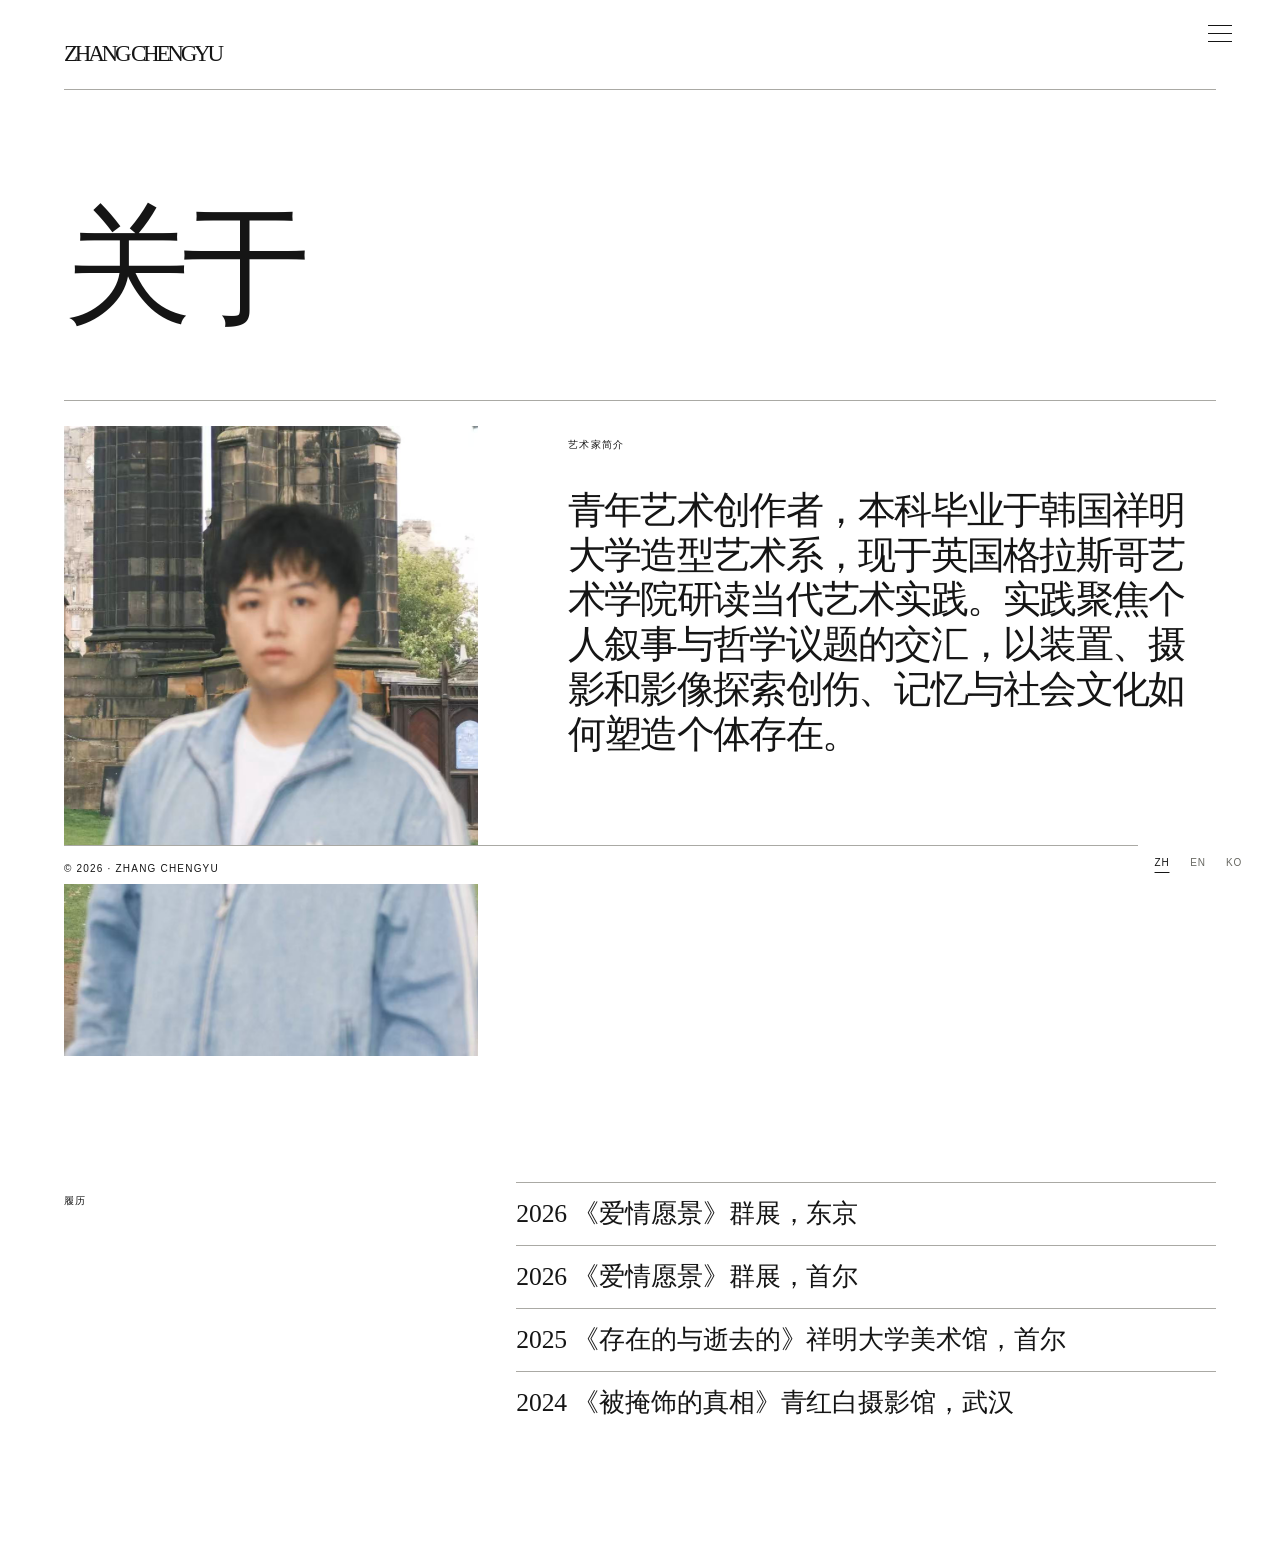
<file: about/index.html>
<html lang="zh-Hans"><head>
	<meta charset="UTF-8">
	<meta name="viewport" content="width=device-width, initial-scale=1">
<meta name="robots" content="max-image-preview:large">
<title>About – ZHANG CHENGYU</title>
<link rel="alternate" type="application/rss+xml" title="ZHANG CHENGYU » Feed" href="https://rainzhangc.com/feed/">
<link rel="alternate" type="application/rss+xml" title="ZHANG CHENGYU » 评论 Feed" href="https://rainzhangc.com/comments/feed/">
<link rel="alternate" title="oEmbed (JSON)" type="application/json+oembed" href="https://rainzhangc.com/wp-json/oembed/1.0/embed?url=https%3A%2F%2Frainzhangc.com%2Fabout%2F">
<link rel="alternate" title="oEmbed (XML)" type="text/xml+oembed" href="https://rainzhangc.com/wp-json/oembed/1.0/embed?url=https%3A%2F%2Frainzhangc.com%2Fabout%2F&amp;format=xml">
<style id="wp-img-auto-sizes-contain-inline-css">
img:is([sizes=auto i],[sizes^="auto," i]){contain-intrinsic-size:3000px 1500px}
/*# sourceURL=wp-img-auto-sizes-contain-inline-css */
</style>
<style id="wp-block-post-content-inline-css">
.wp-block-post-content{display:flow-root}
/*# sourceURL=https://rainzhangc.com/wp-includes/blocks/post-content/style.min.css */
</style>
<style id="wp-emoji-styles-inline-css">

	img.wp-smiley, img.emoji {
		display: inline !important;
		border: none !important;
		box-shadow: none !important;
		height: 1em !important;
		width: 1em !important;
		margin: 0 0.07em !important;
		vertical-align: -0.1em !important;
		background: none !important;
		padding: 0 !important;
	}
/*# sourceURL=wp-emoji-styles-inline-css */
</style>
<style id="wp-block-library-inline-css">
:root{--wp-block-synced-color:#7a00df;--wp-block-synced-color--rgb:122,0,223;--wp-bound-block-color:var(--wp-block-synced-color);--wp-editor-canvas-background:#ddd;--wp-admin-theme-color:#007cba;--wp-admin-theme-color--rgb:0,124,186;--wp-admin-theme-color-darker-10:#006ba1;--wp-admin-theme-color-darker-10--rgb:0,107,160.5;--wp-admin-theme-color-darker-20:#005a87;--wp-admin-theme-color-darker-20--rgb:0,90,135;--wp-admin-border-width-focus:2px}@media (min-resolution:192dpi){:root{--wp-admin-border-width-focus:1.5px}}.wp-element-button{cursor:pointer}:root .has-very-light-gray-background-color{background-color:#eee}:root .has-very-dark-gray-background-color{background-color:#313131}:root .has-very-light-gray-color{color:#eee}:root .has-very-dark-gray-color{color:#313131}:root .has-vivid-green-cyan-to-vivid-cyan-blue-gradient-background{background:linear-gradient(135deg,#00d084,#0693e3)}:root .has-purple-crush-gradient-background{background:linear-gradient(135deg,#34e2e4,#4721fb 50%,#ab1dfe)}:root .has-hazy-dawn-gradient-background{background:linear-gradient(135deg,#faaca8,#dad0ec)}:root .has-subdued-olive-gradient-background{background:linear-gradient(135deg,#fafae1,#67a671)}:root .has-atomic-cream-gradient-background{background:linear-gradient(135deg,#fdd79a,#004a59)}:root .has-nightshade-gradient-background{background:linear-gradient(135deg,#330968,#31cdcf)}:root .has-midnight-gradient-background{background:linear-gradient(135deg,#020381,#2874fc)}:root{--wp--preset--font-size--normal:16px;--wp--preset--font-size--huge:42px}.has-regular-font-size{font-size:1em}.has-larger-font-size{font-size:2.625em}.has-normal-font-size{font-size:var(--wp--preset--font-size--normal)}.has-huge-font-size{font-size:var(--wp--preset--font-size--huge)}:root .has-text-align-center{text-align:center}:root .has-text-align-left{text-align:left}:root .has-text-align-right{text-align:right}.has-fit-text{white-space:nowrap!important}#end-resizable-editor-section{display:none}.aligncenter{clear:both}.items-justified-left{justify-content:flex-start}.items-justified-center{justify-content:center}.items-justified-right{justify-content:flex-end}.items-justified-space-between{justify-content:space-between}.screen-reader-text{word-wrap:normal!important;border:0;clip-path:inset(50%);height:1px;margin:-1px;overflow:hidden;padding:0;position:absolute;width:1px}.screen-reader-text:focus{background-color:#ddd;clip-path:none;color:#444;display:block;font-size:1em;height:auto;left:5px;line-height:normal;padding:15px 23px 14px;text-decoration:none;top:5px;width:auto;z-index:100000}html :where(.has-border-color){border-style:solid}html :where([style*=border-color]){border-style:solid}html :where([style*=border-top-color]){border-top-style:solid}html :where([style*=border-right-color]){border-right-style:solid}html :where([style*=border-bottom-color]){border-bottom-style:solid}html :where([style*=border-left-color]){border-left-style:solid}html :where([style*=border-width]){border-style:solid}html :where([style*=border-top-width]){border-top-style:solid}html :where([style*=border-right-width]){border-right-style:solid}html :where([style*=border-bottom-width]){border-bottom-style:solid}html :where([style*=border-left-width]){border-left-style:solid}html :where(img[class*=wp-image-]){height:auto;max-width:100%}:where(figure){margin:0 0 1em}html :where(.is-position-sticky){--wp-admin--admin-bar--position-offset:var(--wp-admin--admin-bar--height,0px)}@media screen and (max-width:600px){html :where(.is-position-sticky){--wp-admin--admin-bar--position-offset:0px}}
/*# sourceURL=/wp-includes/css/dist/block-library/common.min.css */
</style>
<style id="global-styles-inline-css">
:root{--wp--preset--aspect-ratio--square: 1;--wp--preset--aspect-ratio--4-3: 4/3;--wp--preset--aspect-ratio--3-4: 3/4;--wp--preset--aspect-ratio--3-2: 3/2;--wp--preset--aspect-ratio--2-3: 2/3;--wp--preset--aspect-ratio--16-9: 16/9;--wp--preset--aspect-ratio--9-16: 9/16;--wp--preset--color--black: #000000;--wp--preset--color--cyan-bluish-gray: #abb8c3;--wp--preset--color--white: #ffffff;--wp--preset--color--pale-pink: #f78da7;--wp--preset--color--vivid-red: #cf2e2e;--wp--preset--color--luminous-vivid-orange: #ff6900;--wp--preset--color--luminous-vivid-amber: #fcb900;--wp--preset--color--light-green-cyan: #7bdcb5;--wp--preset--color--vivid-green-cyan: #00d084;--wp--preset--color--pale-cyan-blue: #8ed1fc;--wp--preset--color--vivid-cyan-blue: #0693e3;--wp--preset--color--vivid-purple: #9b51e0;--wp--preset--color--base: #FFFFFF;--wp--preset--color--contrast: #111111;--wp--preset--color--accent-1: #FFEE58;--wp--preset--color--accent-2: #F6CFF4;--wp--preset--color--accent-3: #503AA8;--wp--preset--color--accent-4: #686868;--wp--preset--color--accent-5: #FBFAF3;--wp--preset--color--accent-6: color-mix(in srgb, currentColor 20%, transparent);--wp--preset--gradient--vivid-cyan-blue-to-vivid-purple: linear-gradient(135deg,rgb(6,147,227) 0%,rgb(155,81,224) 100%);--wp--preset--gradient--light-green-cyan-to-vivid-green-cyan: linear-gradient(135deg,rgb(122,220,180) 0%,rgb(0,208,130) 100%);--wp--preset--gradient--luminous-vivid-amber-to-luminous-vivid-orange: linear-gradient(135deg,rgb(252,185,0) 0%,rgb(255,105,0) 100%);--wp--preset--gradient--luminous-vivid-orange-to-vivid-red: linear-gradient(135deg,rgb(255,105,0) 0%,rgb(207,46,46) 100%);--wp--preset--gradient--very-light-gray-to-cyan-bluish-gray: linear-gradient(135deg,rgb(238,238,238) 0%,rgb(169,184,195) 100%);--wp--preset--gradient--cool-to-warm-spectrum: linear-gradient(135deg,rgb(74,234,220) 0%,rgb(151,120,209) 20%,rgb(207,42,186) 40%,rgb(238,44,130) 60%,rgb(251,105,98) 80%,rgb(254,248,76) 100%);--wp--preset--gradient--blush-light-purple: linear-gradient(135deg,rgb(255,206,236) 0%,rgb(152,150,240) 100%);--wp--preset--gradient--blush-bordeaux: linear-gradient(135deg,rgb(254,205,165) 0%,rgb(254,45,45) 50%,rgb(107,0,62) 100%);--wp--preset--gradient--luminous-dusk: linear-gradient(135deg,rgb(255,203,112) 0%,rgb(199,81,192) 50%,rgb(65,88,208) 100%);--wp--preset--gradient--pale-ocean: linear-gradient(135deg,rgb(255,245,203) 0%,rgb(182,227,212) 50%,rgb(51,167,181) 100%);--wp--preset--gradient--electric-grass: linear-gradient(135deg,rgb(202,248,128) 0%,rgb(113,206,126) 100%);--wp--preset--gradient--midnight: linear-gradient(135deg,rgb(2,3,129) 0%,rgb(40,116,252) 100%);--wp--preset--font-size--small: 0.875rem;--wp--preset--font-size--medium: clamp(1rem, 1rem + ((1vw - 0.2rem) * 0.196), 1.125rem);--wp--preset--font-size--large: clamp(1.125rem, 1.125rem + ((1vw - 0.2rem) * 0.392), 1.375rem);--wp--preset--font-size--x-large: clamp(1.75rem, 1.75rem + ((1vw - 0.2rem) * 0.392), 2rem);--wp--preset--font-size--xx-large: clamp(2.15rem, 2.15rem + ((1vw - 0.2rem) * 1.333), 3rem);--wp--preset--font-family--manrope: Manrope, sans-serif;--wp--preset--font-family--fira-code: "Fira Code", monospace;--wp--preset--spacing--20: 10px;--wp--preset--spacing--30: 20px;--wp--preset--spacing--40: 30px;--wp--preset--spacing--50: clamp(30px, 5vw, 50px);--wp--preset--spacing--60: clamp(30px, 7vw, 70px);--wp--preset--spacing--70: clamp(50px, 7vw, 90px);--wp--preset--spacing--80: clamp(70px, 10vw, 140px);--wp--preset--shadow--natural: 6px 6px 9px rgba(0, 0, 0, 0.2);--wp--preset--shadow--deep: 12px 12px 50px rgba(0, 0, 0, 0.4);--wp--preset--shadow--sharp: 6px 6px 0px rgba(0, 0, 0, 0.2);--wp--preset--shadow--outlined: 6px 6px 0px -3px rgb(255, 255, 255), 6px 6px rgb(0, 0, 0);--wp--preset--shadow--crisp: 6px 6px 0px rgb(0, 0, 0);}:root { --wp--style--global--content-size: 645px;--wp--style--global--wide-size: 1340px; }:where(body) { margin: 0; }.wp-site-blocks { padding-top: var(--wp--style--root--padding-top); padding-bottom: var(--wp--style--root--padding-bottom); }.has-global-padding { padding-right: var(--wp--style--root--padding-right); padding-left: var(--wp--style--root--padding-left); }.has-global-padding > .alignfull { margin-right: calc(var(--wp--style--root--padding-right) * -1); margin-left: calc(var(--wp--style--root--padding-left) * -1); }.has-global-padding :where(:not(.alignfull.is-layout-flow) > .has-global-padding:not(.wp-block-block, .alignfull)) { padding-right: 0; padding-left: 0; }.has-global-padding :where(:not(.alignfull.is-layout-flow) > .has-global-padding:not(.wp-block-block, .alignfull)) > .alignfull { margin-left: 0; margin-right: 0; }.wp-site-blocks > .alignleft { float: left; margin-right: 2em; }.wp-site-blocks > .alignright { float: right; margin-left: 2em; }.wp-site-blocks > .aligncenter { justify-content: center; margin-left: auto; margin-right: auto; }:where(.wp-site-blocks) > * { margin-block-start: 1.2rem; margin-block-end: 0; }:where(.wp-site-blocks) > :first-child { margin-block-start: 0; }:where(.wp-site-blocks) > :last-child { margin-block-end: 0; }:root { --wp--style--block-gap: 1.2rem; }:root :where(.is-layout-flow) > :first-child{margin-block-start: 0;}:root :where(.is-layout-flow) > :last-child{margin-block-end: 0;}:root :where(.is-layout-flow) > *{margin-block-start: 1.2rem;margin-block-end: 0;}:root :where(.is-layout-constrained) > :first-child{margin-block-start: 0;}:root :where(.is-layout-constrained) > :last-child{margin-block-end: 0;}:root :where(.is-layout-constrained) > *{margin-block-start: 1.2rem;margin-block-end: 0;}:root :where(.is-layout-flex){gap: 1.2rem;}:root :where(.is-layout-grid){gap: 1.2rem;}.is-layout-flow > .alignleft{float: left;margin-inline-start: 0;margin-inline-end: 2em;}.is-layout-flow > .alignright{float: right;margin-inline-start: 2em;margin-inline-end: 0;}.is-layout-flow > .aligncenter{margin-left: auto !important;margin-right: auto !important;}.is-layout-constrained > .alignleft{float: left;margin-inline-start: 0;margin-inline-end: 2em;}.is-layout-constrained > .alignright{float: right;margin-inline-start: 2em;margin-inline-end: 0;}.is-layout-constrained > .aligncenter{margin-left: auto !important;margin-right: auto !important;}.is-layout-constrained > :where(:not(.alignleft):not(.alignright):not(.alignfull)){max-width: var(--wp--style--global--content-size);margin-left: auto !important;margin-right: auto !important;}.is-layout-constrained > .alignwide{max-width: var(--wp--style--global--wide-size);}body .is-layout-flex{display: flex;}.is-layout-flex{flex-wrap: wrap;align-items: center;}.is-layout-flex > :is(*, div){margin: 0;}body .is-layout-grid{display: grid;}.is-layout-grid > :is(*, div){margin: 0;}body{background-color: var(--wp--preset--color--base);color: var(--wp--preset--color--contrast);font-family: var(--wp--preset--font-family--manrope);font-size: var(--wp--preset--font-size--large);font-weight: 300;letter-spacing: -0.1px;line-height: 1.4;--wp--style--root--padding-top: 0px;--wp--style--root--padding-right: var(--wp--preset--spacing--50);--wp--style--root--padding-bottom: 0px;--wp--style--root--padding-left: var(--wp--preset--spacing--50);}a:where(:not(.wp-element-button)){color: currentColor;}:root :where(a:where(:not(.wp-element-button)):hover){text-decoration: none;}h1, h2, h3, h4, h5, h6{font-weight: 400;letter-spacing: -0.1px;line-height: 1.125;}h1{font-size: var(--wp--preset--font-size--xx-large);}h2{font-size: var(--wp--preset--font-size--x-large);}h3{font-size: var(--wp--preset--font-size--large);}h4{font-size: var(--wp--preset--font-size--medium);}h5{font-size: var(--wp--preset--font-size--small);letter-spacing: 0.5px;}h6{font-size: var(--wp--preset--font-size--small);font-weight: 700;letter-spacing: 1.4px;text-transform: uppercase;}:root :where(.wp-element-button, .wp-block-button__link){background-color: var(--wp--preset--color--contrast);border-width: 0;color: var(--wp--preset--color--base);font-family: inherit;font-size: var(--wp--preset--font-size--medium);font-style: inherit;font-weight: inherit;letter-spacing: inherit;line-height: inherit;padding-top: 1rem;padding-right: 2.25rem;padding-bottom: 1rem;padding-left: 2.25rem;text-decoration: none;text-transform: inherit;}:root :where(.wp-element-button:hover, .wp-block-button__link:hover){background-color: color-mix(in srgb, var(--wp--preset--color--contrast) 85%, transparent);border-color: transparent;color: var(--wp--preset--color--base);}:root :where(.wp-element-button:focus, .wp-block-button__link:focus){outline-color: var(--wp--preset--color--accent-4);outline-offset: 2px;}:root :where(.wp-element-caption, .wp-block-audio figcaption, .wp-block-embed figcaption, .wp-block-gallery figcaption, .wp-block-image figcaption, .wp-block-table figcaption, .wp-block-video figcaption){font-size: var(--wp--preset--font-size--small);line-height: 1.4;}.has-black-color{color: var(--wp--preset--color--black) !important;}.has-cyan-bluish-gray-color{color: var(--wp--preset--color--cyan-bluish-gray) !important;}.has-white-color{color: var(--wp--preset--color--white) !important;}.has-pale-pink-color{color: var(--wp--preset--color--pale-pink) !important;}.has-vivid-red-color{color: var(--wp--preset--color--vivid-red) !important;}.has-luminous-vivid-orange-color{color: var(--wp--preset--color--luminous-vivid-orange) !important;}.has-luminous-vivid-amber-color{color: var(--wp--preset--color--luminous-vivid-amber) !important;}.has-light-green-cyan-color{color: var(--wp--preset--color--light-green-cyan) !important;}.has-vivid-green-cyan-color{color: var(--wp--preset--color--vivid-green-cyan) !important;}.has-pale-cyan-blue-color{color: var(--wp--preset--color--pale-cyan-blue) !important;}.has-vivid-cyan-blue-color{color: var(--wp--preset--color--vivid-cyan-blue) !important;}.has-vivid-purple-color{color: var(--wp--preset--color--vivid-purple) !important;}.has-base-color{color: var(--wp--preset--color--base) !important;}.has-contrast-color{color: var(--wp--preset--color--contrast) !important;}.has-accent-1-color{color: var(--wp--preset--color--accent-1) !important;}.has-accent-2-color{color: var(--wp--preset--color--accent-2) !important;}.has-accent-3-color{color: var(--wp--preset--color--accent-3) !important;}.has-accent-4-color{color: var(--wp--preset--color--accent-4) !important;}.has-accent-5-color{color: var(--wp--preset--color--accent-5) !important;}.has-accent-6-color{color: var(--wp--preset--color--accent-6) !important;}.has-black-background-color{background-color: var(--wp--preset--color--black) !important;}.has-cyan-bluish-gray-background-color{background-color: var(--wp--preset--color--cyan-bluish-gray) !important;}.has-white-background-color{background-color: var(--wp--preset--color--white) !important;}.has-pale-pink-background-color{background-color: var(--wp--preset--color--pale-pink) !important;}.has-vivid-red-background-color{background-color: var(--wp--preset--color--vivid-red) !important;}.has-luminous-vivid-orange-background-color{background-color: var(--wp--preset--color--luminous-vivid-orange) !important;}.has-luminous-vivid-amber-background-color{background-color: var(--wp--preset--color--luminous-vivid-amber) !important;}.has-light-green-cyan-background-color{background-color: var(--wp--preset--color--light-green-cyan) !important;}.has-vivid-green-cyan-background-color{background-color: var(--wp--preset--color--vivid-green-cyan) !important;}.has-pale-cyan-blue-background-color{background-color: var(--wp--preset--color--pale-cyan-blue) !important;}.has-vivid-cyan-blue-background-color{background-color: var(--wp--preset--color--vivid-cyan-blue) !important;}.has-vivid-purple-background-color{background-color: var(--wp--preset--color--vivid-purple) !important;}.has-base-background-color{background-color: var(--wp--preset--color--base) !important;}.has-contrast-background-color{background-color: var(--wp--preset--color--contrast) !important;}.has-accent-1-background-color{background-color: var(--wp--preset--color--accent-1) !important;}.has-accent-2-background-color{background-color: var(--wp--preset--color--accent-2) !important;}.has-accent-3-background-color{background-color: var(--wp--preset--color--accent-3) !important;}.has-accent-4-background-color{background-color: var(--wp--preset--color--accent-4) !important;}.has-accent-5-background-color{background-color: var(--wp--preset--color--accent-5) !important;}.has-accent-6-background-color{background-color: var(--wp--preset--color--accent-6) !important;}.has-black-border-color{border-color: var(--wp--preset--color--black) !important;}.has-cyan-bluish-gray-border-color{border-color: var(--wp--preset--color--cyan-bluish-gray) !important;}.has-white-border-color{border-color: var(--wp--preset--color--white) !important;}.has-pale-pink-border-color{border-color: var(--wp--preset--color--pale-pink) !important;}.has-vivid-red-border-color{border-color: var(--wp--preset--color--vivid-red) !important;}.has-luminous-vivid-orange-border-color{border-color: var(--wp--preset--color--luminous-vivid-orange) !important;}.has-luminous-vivid-amber-border-color{border-color: var(--wp--preset--color--luminous-vivid-amber) !important;}.has-light-green-cyan-border-color{border-color: var(--wp--preset--color--light-green-cyan) !important;}.has-vivid-green-cyan-border-color{border-color: var(--wp--preset--color--vivid-green-cyan) !important;}.has-pale-cyan-blue-border-color{border-color: var(--wp--preset--color--pale-cyan-blue) !important;}.has-vivid-cyan-blue-border-color{border-color: var(--wp--preset--color--vivid-cyan-blue) !important;}.has-vivid-purple-border-color{border-color: var(--wp--preset--color--vivid-purple) !important;}.has-base-border-color{border-color: var(--wp--preset--color--base) !important;}.has-contrast-border-color{border-color: var(--wp--preset--color--contrast) !important;}.has-accent-1-border-color{border-color: var(--wp--preset--color--accent-1) !important;}.has-accent-2-border-color{border-color: var(--wp--preset--color--accent-2) !important;}.has-accent-3-border-color{border-color: var(--wp--preset--color--accent-3) !important;}.has-accent-4-border-color{border-color: var(--wp--preset--color--accent-4) !important;}.has-accent-5-border-color{border-color: var(--wp--preset--color--accent-5) !important;}.has-accent-6-border-color{border-color: var(--wp--preset--color--accent-6) !important;}.has-vivid-cyan-blue-to-vivid-purple-gradient-background{background: var(--wp--preset--gradient--vivid-cyan-blue-to-vivid-purple) !important;}.has-light-green-cyan-to-vivid-green-cyan-gradient-background{background: var(--wp--preset--gradient--light-green-cyan-to-vivid-green-cyan) !important;}.has-luminous-vivid-amber-to-luminous-vivid-orange-gradient-background{background: var(--wp--preset--gradient--luminous-vivid-amber-to-luminous-vivid-orange) !important;}.has-luminous-vivid-orange-to-vivid-red-gradient-background{background: var(--wp--preset--gradient--luminous-vivid-orange-to-vivid-red) !important;}.has-very-light-gray-to-cyan-bluish-gray-gradient-background{background: var(--wp--preset--gradient--very-light-gray-to-cyan-bluish-gray) !important;}.has-cool-to-warm-spectrum-gradient-background{background: var(--wp--preset--gradient--cool-to-warm-spectrum) !important;}.has-blush-light-purple-gradient-background{background: var(--wp--preset--gradient--blush-light-purple) !important;}.has-blush-bordeaux-gradient-background{background: var(--wp--preset--gradient--blush-bordeaux) !important;}.has-luminous-dusk-gradient-background{background: var(--wp--preset--gradient--luminous-dusk) !important;}.has-pale-ocean-gradient-background{background: var(--wp--preset--gradient--pale-ocean) !important;}.has-electric-grass-gradient-background{background: var(--wp--preset--gradient--electric-grass) !important;}.has-midnight-gradient-background{background: var(--wp--preset--gradient--midnight) !important;}.has-small-font-size{font-size: var(--wp--preset--font-size--small) !important;}.has-medium-font-size{font-size: var(--wp--preset--font-size--medium) !important;}.has-large-font-size{font-size: var(--wp--preset--font-size--large) !important;}.has-x-large-font-size{font-size: var(--wp--preset--font-size--x-large) !important;}.has-xx-large-font-size{font-size: var(--wp--preset--font-size--xx-large) !important;}.has-manrope-font-family{font-family: var(--wp--preset--font-family--manrope) !important;}.has-fira-code-font-family{font-family: var(--wp--preset--font-family--fira-code) !important;}/* Portfolio navigation */
#zcpage .bar{grid-template-columns:1fr auto auto!important}
#zcpage nav,.zcp nav,.zca nav,.zcc nav{display:block!important;position:relative;width:26px;height:18px;margin-right:55px;cursor:pointer;font-size:0!important;background:linear-gradient(currentColor,currentColor) center 1px/26px 1px no-repeat,linear-gradient(currentColor,currentColor) center 9px/26px 1px no-repeat,linear-gradient(currentColor,currentColor) center 17px/26px 1px no-repeat}
#zcpage nav{margin-right:16px}
/* Language control and edition footer */
#zcpage .switch,.zcp .langs,.zca .langs,.zcc .langs{position:fixed!important;right:22px!important;bottom:22px!important;top:auto!important;z-index:50!important;background:rgba(241,241,237,.94);padding:10px 12px;border:1px solid #aaa9a4;box-shadow:0 2px 12px rgba(0,0,0,.06)}
.zcc .langs{background:rgba(32,33,31,.94);border-color:#777}
#zcpage:after,.zcp:after,.zca:after,.zcc:after{content:"ZHANG CHENGYU · 2026 · VERSION 1.0";display:block;border-top:1px solid currentColor;padding:15px 0 20px;font:10px/1.4 Arial,"PingFang SC","Noto Sans KR",sans-serif;letter-spacing:.12em;margin:0 3vw;color:inherit}
.zcp:after,.zca:after{margin:0}.zcc:after{color:#f1f1ed;border-color:#777}
@media(max-width:700px){#zcpage .switch,.zcp .langs,.zca .langs,.zcc .langs{right:14px!important;bottom:14px!important}#zcpage:after,.zcp:after,.zca:after,.zcc:after{font-size:9px;margin-left:20px;margin-right:20px}}

#zcpage nav>a,.zcp nav>a,.zca nav>a,.zcc nav>a{display:none!important}
#zcpage nav:hover,.zcp nav:hover,.zca nav:hover,.zcc nav:hover{width:150px;height:auto;min-height:150px;padding:15px;background:#f1f1ed;border:1px solid #aaa9a4;z-index:20}
#zcpage nav:hover>a,.zcp nav:hover>a,.zca nav:hover>a,.zcc nav:hover>a{display:block!important;color:#151515!important;font:10px/1 Arial,"PingFang SC","Noto Sans KR",sans-serif!important;letter-spacing:.12em!important;text-decoration:none!important;padding:10px 0}
#zcpage .zh h1,#zcpage .ko h1{font-size:0!important}
#zcpage .zh h1:after,#zcpage .ko h1:after{content:"ZHANG\A CHENGYU";white-space:pre;font:400 clamp(72px,15vw,210px)/.78 Georgia,"Songti SC","Noto Serif KR",serif;letter-spacing:-.08em}
@media(max-width:700px){#zcpage nav,.zcp nav,.zca nav,.zcc nav{margin-right:45px}#zcpage nav{margin-right:14px}#zcpage .zh h1:after,#zcpage .ko h1:after{font-size:19vw}}

.zcp,.zca,.zcc{position:relative!important}

/*# sourceURL=global-styles-inline-css */
</style>
<style id="wp-block-template-skip-link-inline-css">
/*! This file is auto-generated */
.skip-link.screen-reader-text{border:0;clip-path:inset(50%);height:1px;margin:-1px;overflow:hidden;padding:0;position:absolute!important;width:1px;word-wrap:normal!important;word-break:normal!important}.skip-link.screen-reader-text:focus{background-color:#eee;clip-path:none;color:#444;display:block;font-size:1em;height:auto;left:5px;line-height:normal;padding:15px 23px 14px;text-decoration:none;top:5px;width:auto;z-index:100000}
/*# sourceURL=/wp-includes/css/wp-block-template-skip-link.min.css */
</style>
<style id="twentytwentyfive-style-inline-css">
a{text-decoration-thickness:1px!important;text-underline-offset:.1em}:where(.wp-site-blocks :focus){outline-width:2px;outline-style:solid}.wp-block-navigation .wp-block-navigation-submenu .wp-block-navigation-item:not(:last-child){margin-bottom:3px}.wp-block-navigation .wp-block-navigation-item .wp-block-navigation-item__content{outline-offset:4px}.wp-block-navigation .wp-block-navigation-item ul.wp-block-navigation__submenu-container .wp-block-navigation-item__content{outline-offset:0}blockquote,caption,figcaption,h1,h2,h3,h4,h5,h6,p{text-wrap:pretty}.more-link{display:block}:where(pre){overflow-x:auto}
/*# sourceURL=https://rainzhangc.com/wp-content/themes/twentytwentyfive/style.min.css */
</style>
<link rel="https://api.w.org/" href="https://rainzhangc.com/wp-json/"><link rel="alternate" title="JSON" type="application/json" href="https://rainzhangc.com/wp-json/wp/v2/pages/17"><link rel="EditURI" type="application/rsd+xml" title="RSD" href="https://rainzhangc.com/xmlrpc.php?rsd">
<meta name="generator" content="WordPress 7.0.2">
<link rel="canonical" href="https://rainzhangc.com/about/">
<link rel="shortlink" href="https://rainzhangc.com/?p=17">
<style class="wp-fonts-local">
@font-face{font-family:Manrope;font-style:normal;font-weight:200 800;font-display:fallback;src:url('https://rainzhangc.com/wp-content/themes/twentytwentyfive/assets/fonts/manrope/Manrope-VariableFont_wght.woff2') format('woff2');}
@font-face{font-family:"Fira Code";font-style:normal;font-weight:300 700;font-display:fallback;src:url('https://rainzhangc.com/wp-content/themes/twentytwentyfive/assets/fonts/fira-code/FiraCode-VariableFont_wght.woff2') format('woff2');}
</style>
<link rel="icon" href="data:image/svg+xml,%3Csvg%20xmlns%3D%22http%3A%2F%2Fwww.w3.org%2F2000%2Fsvg%22%20data-codex-favicon-badge%3D%22codex-favicon-badge%22%20width%3D%2232%22%20height%3D%2232%22%20viewBox%3D%220%200%2032%2032%22%3E%3Cimage%20href%3D%22data%3Aimage%2Fbmp%3Bbase64%2CiVBORw0KGgoAAAANSUhEUgAAACAAAAAgCAIAAAD8GO2jAAAC9klEQVR4nOxVS0sbURROJpPESl4oapdu4rKhRXBZN0IbUQkqtBIquqhaCu6K2ISKFsHWQLWi1EILSq17C0qwC8E%2FkC61RMhYfOT9Ms%2BZ6UduewmlM3FCXdWzuHO5957z3fN9555h4%2FGw6iqNUV2xXQNUNFZqQxRFtVqNUVXJ6DFMFADQ0wzDkDldwRcBKbYgCFLRK2RA3LLZLJnncjkyIUNNTQ12eV6orb1BklCWARxYlk0mk07nIMcda7Vsc3OzXq8j90ZagUAgGAz19HTPz8%2BlUimsKMsAptFoEomEz%2FcNcMvLS%2B3tdwVBFAS%2Brq5uY%2BPzyMiThoaG4eFBnudlgshnoAmHI6Boff2jw9GfSESwCGaOj3%2FMzb3GmdnZlzbb7XA4iFylNGBkAXR%2Bvx8kOBy9odCpUDIEcrncBweHAwMPnM6H0WiYRJeqN7VUL4IDKIpEIhhNJjPPF0FFfX396ur7sbGnVqt1e3urqakJyuOAlMJyAL%2BTYDEiNO6Oajk8%2FG63d5%2BfB9fWPvT39wEeB34FqoIi%2BBSLRaIh5lB4ctLNcdzQ0KO%2Bvt5oNEqpl4ouB1DuCRiLxbKy8m5r64vNdsvtfn5xkSEPkFKvWAPqgwwMBoPP5%2BvqcqDeNzc%2F2e33Y7EYYQ8jFV9ZBrQXQUMoCXLOzs5GRx93dtoRHYsIihF1jF2ZKmLko%2BP6ZrNlYWFxd%2FdrW1vbxMQz8mjpO8dzi8fjJBsFAGXRzXt7ex7PG7A0MzNlNBozmSzWC4WCwWBZWlo5OvLjPUOkapqdTqdLp1Mu14t0Ou3xvOrouCeKhcbGm2ig6CNe7%2Fbi4lv0D71en8lklAGIJYPn%2BPjE%2Fv4%2B3tfJyen09BR4xzpKiOMCXu8u6EKKWq0WN6Bd%2FU8y%2FlpFRANQsbPjzeehIYOuV1Yq2GVMJmOhUGxpsba23snl8uqSXRaAYoD0khsE1OBw%2BX6JKFU%2Bn5fhR44iojMqUv6vyZRM8S%2BTPmNUuuoSVk2r%2BFd2DfAfAPwEAAD%2F%2FzCdEcQAAAAGSURBVAMAWZXYCLyFlngAAAAASUVORK5CYII%3D%22%20width%3D%2232%22%20height%3D%2232%22%20opacity%3D%220.3%22%20%2F%3E%3Cpath%20d%3D%22M3.04536%204.45259C2.7582%203.60299%203.60299%202.7582%204.45259%203.04536L14.1828%206.33403C15.1637%206.66558%2015.0872%208.08006%2014.0715%208.39045L10.2994%209.54319C9.93919%209.65327%209.65327%209.93919%209.54319%2010.2994L8.39046%2014.0715C8.08007%2015.0872%206.66558%2015.1637%206.33404%2014.1828L3.04536%204.45259Z%22%20fill%3D%22black%22%20stroke%3D%22white%22%20stroke-width%3D%221.5%22%20stroke-linejoin%3D%22round%22%20paint-order%3D%22stroke%20fill%22%20transform%3D%22translate(-2%20-2)%20scale(2.1)%22%20%2F%3E%3C%2Fsvg%3E" sizes="32x32" data-codex-favicon-badge="true" data-codex-original-favicon-href="https://rainzhangc.com/wp-content/uploads/2026/09/site-icon-z-150x150.png">
<link rel="icon" href="data:image/svg+xml,%3Csvg%20xmlns%3D%22http%3A%2F%2Fwww.w3.org%2F2000%2Fsvg%22%20data-codex-favicon-badge%3D%22codex-favicon-badge%22%20width%3D%2232%22%20height%3D%2232%22%20viewBox%3D%220%200%2032%2032%22%3E%3Cimage%20href%3D%22data%3Aimage%2Fbmp%3Bbase64%2CiVBORw0KGgoAAAANSUhEUgAAACAAAAAgCAIAAAD8GO2jAAAC9klEQVR4nOxVS0sbURROJpPESl4oapdu4rKhRXBZN0IbUQkqtBIquqhaCu6K2ISKFsHWQLWi1EILSq17C0qwC8E%2FkC61RMhYfOT9Ms%2BZ6UduewmlM3FCXdWzuHO5957z3fN9555h4%2FGw6iqNUV2xXQNUNFZqQxRFtVqNUVXJ6DFMFADQ0wzDkDldwRcBKbYgCFLRK2RA3LLZLJnncjkyIUNNTQ12eV6orb1BklCWARxYlk0mk07nIMcda7Vsc3OzXq8j90ZagUAgGAz19HTPz8%2BlUimsKMsAptFoEomEz%2FcNcMvLS%2B3tdwVBFAS%2Brq5uY%2BPzyMiThoaG4eFBnudlgshnoAmHI6Boff2jw9GfSESwCGaOj3%2FMzb3GmdnZlzbb7XA4iFylNGBkAXR%2Bvx8kOBy9odCpUDIEcrncBweHAwMPnM6H0WiYRJeqN7VUL4IDKIpEIhhNJjPPF0FFfX396ur7sbGnVqt1e3urqakJyuOAlMJyAL%2BTYDEiNO6Oajk8%2FG63d5%2BfB9fWPvT39wEeB34FqoIi%2BBSLRaIh5lB4ctLNcdzQ0KO%2Bvt5oNEqpl4ouB1DuCRiLxbKy8m5r64vNdsvtfn5xkSEPkFKvWAPqgwwMBoPP5%2BvqcqDeNzc%2F2e33Y7EYYQ8jFV9ZBrQXQUMoCXLOzs5GRx93dtoRHYsIihF1jF2ZKmLko%2BP6ZrNlYWFxd%2FdrW1vbxMQz8mjpO8dzi8fjJBsFAGXRzXt7ex7PG7A0MzNlNBozmSzWC4WCwWBZWlo5OvLjPUOkapqdTqdLp1Mu14t0Ou3xvOrouCeKhcbGm2ig6CNe7%2Fbi4lv0D71en8lklAGIJYPn%2BPjE%2Fv4%2B3tfJyen09BR4xzpKiOMCXu8u6EKKWq0WN6Bd%2FU8y%2FlpFRANQsbPjzeehIYOuV1Yq2GVMJmOhUGxpsba23snl8uqSXRaAYoD0khsE1OBw%2BX6JKFU%2Bn5fhR44iojMqUv6vyZRM8S%2BTPmNUuuoSVk2r%2BFd2DfAfAPwEAAD%2F%2FzCdEcQAAAAGSURBVAMAWZXYCLyFlngAAAAASUVORK5CYII%3D%22%20width%3D%2232%22%20height%3D%2232%22%20opacity%3D%220.3%22%20%2F%3E%3Cpath%20d%3D%22M3.04536%204.45259C2.7582%203.60299%203.60299%202.7582%204.45259%203.04536L14.1828%206.33403C15.1637%206.66558%2015.0872%208.08006%2014.0715%208.39045L10.2994%209.54319C9.93919%209.65327%209.65327%209.93919%209.54319%2010.2994L8.39046%2014.0715C8.08007%2015.0872%206.66558%2015.1637%206.33404%2014.1828L3.04536%204.45259Z%22%20fill%3D%22black%22%20stroke%3D%22white%22%20stroke-width%3D%221.5%22%20stroke-linejoin%3D%22round%22%20paint-order%3D%22stroke%20fill%22%20transform%3D%22translate(-2%20-2)%20scale(2.1)%22%20%2F%3E%3C%2Fsvg%3E" sizes="192x192" data-codex-favicon-badge="true" data-codex-original-favicon-href="https://rainzhangc.com/wp-content/uploads/2026/09/site-icon-z-300x300.png">
<link rel="apple-touch-icon" href="https://rainzhangc.com/wp-content/uploads/2026/09/site-icon-z-300x300.png">
<meta name="msapplication-TileImage" content="https://rainzhangc.com/wp-content/uploads/2026/09/site-icon-z-300x300.png">
<script src="https://rainzhangc.com/wp-includes/js/wp-emoji-release.min.js?ver=7.0.2" defer=""></script></head>

<body class="wp-singular page-template-default page page-id-17 wp-embed-responsive wp-theme-twentytwentyfive">

<a class="skip-link screen-reader-text" id="wp-skip-link" href="#wp--skip-link--target">跳至内容</a><div class="wp-site-blocks"><div class="entry-content alignfull wp-block-post-content is-layout-flow wp-block-post-content-is-layout-flow">
<style>.zca{background:#f1f1ed;color:#151515;min-height:100vh;padding:0 5vw 110px;font-family:Arial,"PingFang SC","Noto Sans KR",sans-serif}.zca .bar{height:70px;border-bottom:1px solid #aaa9a4;display:grid;grid-template-columns:1fr auto;align-items:center}.zca .mark{font:23px Georgia,serif;letter-spacing:-.14em}.zca nav{display:flex;gap:22px;font-size:10px;letter-spacing:.12em}.zca a{color:inherit;text-decoration:none}.zca h1{font:400 clamp(65px,13vw,180px)/.8 Georgia,"Songti SC","Noto Serif KR",serif;letter-spacing:-.075em;margin:14vh 0 9vh}.zca .profile{display:grid;grid-template-columns:.78fr 1.22fr;gap:7vw;border-top:1px solid #aaa9a4;padding-top:25px}.zca .portrait{height:min(50vw,630px);overflow:hidden;background:#c4c6c0}.zca .portrait img{display:block;width:100%;height:100%;object-fit:cover;filter:saturate(.68)}.zca .ey{font-size:10px;letter-spacing:.13em;line-height:1.7}.zca .bio{font:clamp(23px,3vw,43px)/1.17 Georgia,"Songti SC","Noto Serif KR",serif;letter-spacing:-.045em;margin:35px 0 0}.zca .cv{margin:14vh 0 0;display:grid;grid-template-columns:1fr 2fr;gap:8vw}.zca ul{list-style:none;padding:0;margin:0}.zca li{border-top:1px solid #aaa9a4;padding:15px 0;font:clamp(18px,2vw,28px)/1.25 Georgia,"Songti SC","Noto Serif KR",serif}.zca input{position:absolute;opacity:0}.zca label{cursor:pointer;color:#777}.zca .langs{position:absolute;right:5vw;top:26px;font-size:10px;letter-spacing:.12em;display:flex;gap:10px}.zca .lang{display:none}#bpzh:checked~.zh,#bpen:checked~.en,#bpko:checked~.ko{display:block}#bpzh:checked~.bar label[for=bpzh],#bpen:checked~.bar label[for=bpen],#bpko:checked~.bar label[for=bpko]{color:#111;text-decoration:underline}@media(max-width:700px){.zca{padding:0 20px 70px}.zca .bar{height:62px}.zca h1{margin:11vh 0 8vh}.zca .profile,.zca .cv{display:block}.zca .portrait{height:110vw}.zca .bio{margin-top:32px}.zca .ey{margin-top:24px}.zca .cv{margin-top:80px}.zca .langs{right:20px;top:23px}}
/* Unified viewport language switch */
body #zcpage .switch,body .zcp .langs,body .zca .langs,body .zcc .zc-langs{position:fixed!important;inset:auto max(22px,env(safe-area-inset-right)) max(22px,env(safe-area-inset-bottom)) auto!important;display:flex!important;align-items:center!important;gap:4px!important;z-index:1000!important;margin:0!important;padding:5px 8px!important;width:auto!important;height:auto!important;background:#f1f1ed!important;border:1px solid #aaa9a4!important;border-radius:0!important;box-shadow:none!important;transform:none!important;color:#151515!important;box-sizing:border-box!important;font:10px/1.4 Arial,"PingFang SC","Noto Sans KR",sans-serif!important;letter-spacing:.08em!important}
body #zcpage .switch label,body .zcp .langs label,body .zca .langs label,body .zcc .zc-langs label{display:flex!important;justify-content:center!important;align-items:center!important;min-width:32px!important;min-height:32px!important;margin:0!important;padding:4px 2px!important;box-sizing:border-box!important;border:0!important;color:#686862!important;font:inherit!important;letter-spacing:inherit!important;cursor:pointer;text-decoration:none!important}
body #zcpage:has(#lvzh:checked) .switch label[for="lvzh"]{color:#151515!important;text-decoration:underline!important;text-underline-offset:6px!important}body #zcpage:has(#lvzh:focus-visible) .switch label[for="lvzh"]{outline:2px solid #555!important;outline-offset:2px!important}
body #zcpage:has(#lven:checked) .switch label[for="lven"]{color:#151515!important;text-decoration:underline!important;text-underline-offset:6px!important}body #zcpage:has(#lven:focus-visible) .switch label[for="lven"]{outline:2px solid #555!important;outline-offset:2px!important}
body #zcpage:has(#lvko:checked) .switch label[for="lvko"]{color:#151515!important;text-decoration:underline!important;text-underline-offset:6px!important}body #zcpage:has(#lvko:focus-visible) .switch label[for="lvko"]{outline:2px solid #555!important;outline-offset:2px!important}
body .zcp:has(#wzh:checked) .langs label[for="wzh"]{color:#151515!important;text-decoration:underline!important;text-underline-offset:6px!important}body .zcp:has(#wzh:focus-visible) .langs label[for="wzh"]{outline:2px solid #555!important;outline-offset:2px!important}
body .zcp:has(#wen:checked) .langs label[for="wen"]{color:#151515!important;text-decoration:underline!important;text-underline-offset:6px!important}body .zcp:has(#wen:focus-visible) .langs label[for="wen"]{outline:2px solid #555!important;outline-offset:2px!important}
body .zcp:has(#wko:checked) .langs label[for="wko"]{color:#151515!important;text-decoration:underline!important;text-underline-offset:6px!important}body .zcp:has(#wko:focus-visible) .langs label[for="wko"]{outline:2px solid #555!important;outline-offset:2px!important}
body .zca:has(#bpzh:checked) .langs label[for="bpzh"]{color:#151515!important;text-decoration:underline!important;text-underline-offset:6px!important}body .zca:has(#bpzh:focus-visible) .langs label[for="bpzh"]{outline:2px solid #555!important;outline-offset:2px!important}
body .zca:has(#bpen:checked) .langs label[for="bpen"]{color:#151515!important;text-decoration:underline!important;text-underline-offset:6px!important}body .zca:has(#bpen:focus-visible) .langs label[for="bpen"]{outline:2px solid #555!important;outline-offset:2px!important}
body .zca:has(#bpko:checked) .langs label[for="bpko"]{color:#151515!important;text-decoration:underline!important;text-underline-offset:6px!important}body .zca:has(#bpko:focus-visible) .langs label[for="bpko"]{outline:2px solid #555!important;outline-offset:2px!important}
body .zcc:has(#czh:checked) .zc-langs label[for="czh"]{color:#151515!important;text-decoration:underline!important;text-underline-offset:6px!important}body .zcc:has(#czh:focus-visible) .zc-langs label[for="czh"]{outline:2px solid #555!important;outline-offset:2px!important}
body .zcc:has(#cen:checked) .zc-langs label[for="cen"]{color:#151515!important;text-decoration:underline!important;text-underline-offset:6px!important}body .zcc:has(#cen:focus-visible) .zc-langs label[for="cen"]{outline:2px solid #555!important;outline-offset:2px!important}
body .zcc:has(#cko:checked) .zc-langs label[for="cko"]{color:#151515!important;text-decoration:underline!important;text-underline-offset:6px!important}body .zcc:has(#cko:focus-visible) .zc-langs label[for="cko"]{outline:2px solid #555!important;outline-offset:2px!important}
@media(max-width:700px){body #zcpage .switch,body .zcp .langs,body .zca .langs,body .zcc .zc-langs{right:max(16px,env(safe-area-inset-right))!important;bottom:max(16px,env(safe-area-inset-bottom))!important}}

/* Universal three-line menu and artist name */
.zc-menu>summary{list-style:none!important;list-style-type:none!important;appearance:none!important;-webkit-appearance:none!important;width:44px!important;height:44px!important;padding:0!important;margin:0!important;display:flex!important;align-items:center!important;justify-content:center!important;cursor:pointer!important;color:currentColor!important;background:linear-gradient(currentColor,currentColor) center 13px/24px 1px no-repeat,linear-gradient(currentColor,currentColor) center 21px/24px 1px no-repeat,linear-gradient(currentColor,currentColor) center 29px/24px 1px no-repeat!important;border:0!important}.zc-menu>summary::-webkit-details-marker{display:none!important}.zc-menu>summary::marker{content:""!important;display:none!important}.zc-menu>summary:focus-visible{outline:2px solid currentColor!important;outline-offset:4px!important}

/* Fixed menu button and vertical panel */
.zc-menu{position:relative!important;display:block!important;width:44px!important;height:44px!important;min-width:44px!important;flex:0 0 44px!important;margin:0 0 0 auto!important;align-self:center!important;z-index:60!important}.zc-menu>summary{position:relative!important;z-index:2!important}.zc-menu>.zc-menu-panel,.zc-menu>.zc-nav{position:absolute!important;right:0!important;top:52px!important;left:auto!important;display:flex!important;flex-direction:column!important;align-items:stretch!important;gap:0!important;min-width:180px!important;width:180px!important;height:auto!important;margin:0!important;padding:10px!important;background:#f1f1ed!important;border:1px solid #aaa9a4!important;box-shadow:0 12px 30px rgba(0,0,0,.12)!important;white-space:normal!important}.zc-menu:not([open])>.zc-menu-panel,.zc-menu:not([open])>.zc-nav{display:none!important}.zc-menu>.zc-menu-panel a,.zc-menu>.zc-nav a{display:block!important;width:100%!important;padding:12px 14px!important;white-space:nowrap!important;text-decoration:none!important}.zc-menu>.zc-menu-panel a:hover,.zc-menu>.zc-nav a:hover,.zc-menu>.zc-menu-panel a[aria-current],.zc-menu>.zc-nav a[aria-current]{background:#e3e3dc!important}@media(max-width:700px){.zc-menu{width:44px!important;min-width:44px!important;flex-basis:44px!important}.zc-menu>.zc-menu-panel,.zc-menu>.zc-nav{right:0!important;top:52px!important;min-width:170px!important;width:170px!important}}

/* Balanced page title scale */
body .zca h1{font-size:clamp(52px,10vw,150px)!important}
@media(max-width:700px){body .zca h1{font-size:10vw!important}}

/* White site backgrounds */
html, body, body.wp-site-blocks, #page, #content, .site, .site-content, main, section, article, #zcpage, .page, .entry-content { background-color:#fff !important; }

/* Borderless language switch */
.langs, .langs label, .langs a { background:transparent !important; border:0 !important; outline:0 !important; box-shadow:none !important; }
/* Pure white surface */
body .zca, body .zca .bar, body .zca .lang, body .zca .zc-menu-panel, body .zca .langs { background:#fff !important; }
body .zca .langs, body .zca .langs label { border:0 !important; }
</style>

<style id="final-shell">
body .zca .bar{position:relative!important;display:flex!important;align-items:center!important;justify-content:space-between!important}
body .zca .bar .mark{display:block!important;visibility:visible!important}
body .zca .bar .zc-menu{position:fixed!important;top:max(12px,env(safe-area-inset-top))!important;right:max(3vw,env(safe-area-inset-right))!important;z-index:2100!important;margin:0!important}
body .zca .zc-menu>summary{position:relative!important;z-index:2102!important}
body .zca .zc-menu[open]>summary{position:fixed!important;top:max(12px,env(safe-area-inset-top))!important;right:max(3vw,env(safe-area-inset-right))!important;z-index:2103!important}
body .zca .zc-menu[open] .zc-menu-panel{z-index:2100!important}
body .zca .zc-foot{display:block!important;margin-top:64px!important;padding:18px 0 28px!important;border-top:1px solid #aaa9a4!important;color:#151515!important;font:10px/1.4 Arial,"PingFang SC","Noto Sans KR",sans-serif!important;letter-spacing:.12em!important;text-transform:uppercase!important}
@media(max-width:700px){body .zca .bar .zc-menu,body .zca .zc-menu[open]>summary{top:max(9px,env(safe-area-inset-top))!important;right:max(20px,env(safe-area-inset-right))!important}body .zca .zc-foot{margin-top:44px!important;padding-bottom:24px!important}}
body .zca::after{content:none!important;display:none!important}body .zca .zc-menu>summary:focus,body .zca .zc-menu>summary:focus-visible{outline:0!important;box-shadow:none!important}
body .zca::after{content:none!important;display:none!important}body .zca .zc-menu>summary,body .zca .zc-menu>summary:focus,body .zca .zc-menu>summary:focus-visible{border:0!important;outline:0!important;box-shadow:none!important}body .zca .zc-menu[open] .zc-menu-panel{position:fixed!important;inset:0!important;width:100vw!important;height:100vh!important;min-width:0!important;margin:0!important;padding:10vh 20px!important;display:flex!important;flex-direction:column!important;align-items:center!important;justify-content:center!important;gap:18px!important;background:#fff!important;border:0!important;box-shadow:none!important;z-index:2100!important}body .zca .zc-menu[open] .zc-menu-panel a{display:block!important;width:auto!important;margin:0!important;padding:0!important;border:0!important;border-bottom:0!important;box-shadow:none!important;background:transparent!important;text-align:center!important;text-decoration:none!important;font:400 clamp(22px,3.2vw,42px)/1.1 Georgia,"Songti SC","Noto Serif KR",serif!important;letter-spacing:-.03em!important;color:#151515!important}body .zca .zc-menu[open] .zc-menu-panel a::before,body .zca .zc-menu[open] .zc-menu-panel a::after{content:none!important;display:none!important}
</style>
<div class="zca"><input id="bpzh" type="radio" name="bp" checked=""><input id="bpen" type="radio" name="bp"><input id="bpko" type="radio" name="bp"><header class="bar"><span class="mark">ZHANG CHENGYU</span><details class="zc-menu"><summary aria-label="打开菜单"></summary><div class="zc-menu-panel"><a href="/">首页</a><a href="/works/">作品集</a><a href="/about/">关于</a><a href="/contact/">联系</a></div></details></header><div class="langs"><label for="bpzh">ZH</label><label for="bpen">EN</label><label for="bpko">KO</label></div><main id="wp--skip-link--target" class="lang zh"><h1>关于</h1><section class="profile"><div class="portrait"><img decoding="async" src="/assets/about/zhang-chengyu-portrait.png" alt="张承雨"></div><div><p class="ey">艺术家简介</p><p class="bio">青年艺术创作者，本科毕业于韩国祥明大学造型艺术系，现于英国格拉斯哥艺术学院研读当代艺术实践。实践聚焦个人叙事与哲学议题的交汇，以装置、摄影和影像探索创伤、记忆与社会文化如何塑造个体存在。</p></div></section><section class="cv"><p class="ey">履历</p><ul><li>2026 《爱情愿景》群展，东京</li><li>2026 《爱情愿景》群展，首尔</li><li>2025 《存在的与逝去的》祥明大学美术馆，首尔</li><li>2024 《被掩饰的真相》青红白摄影馆，武汉</li></ul></section></main><main class="lang en"><h1>ABOUT</h1><section class="profile"><div class="portrait"><img decoding="async" src="/assets/about/zhang-chengyu-portrait.png" alt="Zhang Chengyu"></div><div><p class="ey">BIOGRAPHY</p><p class="bio">A young artist working across installation, photography and moving image. Graduated in Fine Art from Sangmyung University, Seoul, and currently pursuing Contemporary Art Practice at The Glasgow School of Art. The practice explores how trauma, memory and social culture shape individual existence.</p></div></section><section class="cv"><p class="ey">SELECTED CV</p><ul><li>2026 Vision of Love, group exhibition, Tokyo</li><li>2026 Vision of Love, group exhibition, Seoul</li><li>2025 Being and Passing Away, Sangmyung University Art Museum, Seoul</li><li>2024 The Concealed Truth, Qinghongbai Photography Gallery, Wuhan</li></ul></section></main><main class="lang ko"><h1>소개</h1><section class="profile"><div class="portrait"><img decoding="async" src="/assets/about/zhang-chengyu-portrait.png" alt="장청위"></div><div><p class="ey">작가 소개</p><p class="bio">설치, 사진, 영상 매체를 넘나드는 젊은 작가입니다. 상명대학교 조형예술학과를 졸업하고 글래스고 예술대학교에서 현대미술 실천을 공부하고 있습니다. 개인 서사와 철학적 질문의 교차점을 탐구합니다.</p></div></section><section class="cv"><p class="ey">주요 이력</p><ul><li>2026 《사랑의 비전》 그룹전, 도쿄</li><li>2026 《사랑의 비전》 그룹전, 서울</li><li>2025 《존재와 소멸》, 상명대학교 미술관, 서울</li><li>2024 《가려진 진실》, 청홍바이 사진관, 우한</li></ul></section></main><footer class="zc-foot">© 2026 · ZHANG CHENGYU</footer></div>

<style id="footer-language-align">
/* Align the about footer and language selector at the same bottom edge. */
body .zca .zc-foot{position:fixed!important;left:5vw!important;right:5vw!important;bottom:max(16px,env(safe-area-inset-bottom))!important;z-index:1001!important;display:flex!important;align-items:center!important;min-height:30px!important;margin:0!important;padding:8px 0 0!important;background:#fff!important;border-top:1px solid #aaa9a4!important;color:#151515!important}
body .zca>.langs{position:fixed!important;top:auto!important;right:max(22px,env(safe-area-inset-right))!important;bottom:max(16px,env(safe-area-inset-bottom))!important;left:auto!important;inset:auto max(22px,env(safe-area-inset-right)) max(16px,env(safe-area-inset-bottom)) auto!important}
@media(max-width:700px){body .zca .zc-foot{left:20px!important;right:20px!important;bottom:max(12px,env(safe-area-inset-bottom))!important}body .zca>.langs{right:max(16px,env(safe-area-inset-right))!important;bottom:max(12px,env(safe-area-inset-bottom))!important}}
</style>
<style id="footer-version-cleanup">html body footer::before,html body footer::after,html body .zc-foot::before,html body .zc-foot::after,html body .home-foot::before,html body .home-foot::after{content:none!important;display:none!important;visibility:hidden!important}</style>

<style id="about-language-final">body .zca>.langs{z-index:2200!important;display:flex!important;visibility:visible!important;opacity:1!important;pointer-events:auto!important}</style>

<style id="about-photo-saturation">body .zca .portrait img{filter:saturate(1.15)!important}</style>
</div></div>
<script type="speculationrules">
{"prefetch":[{"source":"document","where":{"and":[{"href_matches":"/*"},{"not":{"href_matches":["/wp-*.php","/wp-admin/*","/wp-content/uploads/*","/wp-content/*","/wp-content/plugins/*","/wp-content/themes/twentytwentyfive/*","/*\\?(.+)"]}},{"not":{"selector_matches":"a[rel~=\"nofollow\"]"}},{"not":{"selector_matches":".no-prefetch, .no-prefetch a"}}]},"eagerness":"conservative"}]}
</script>
<script id="wp-emoji-settings" type="application/json">
{"baseUrl":"https://s.w.org/images/core/emoji/17.0.2/72x72/","ext":".png","svgUrl":"https://s.w.org/images/core/emoji/17.0.2/svg/","svgExt":".svg","source":{"concatemoji":"https://rainzhangc.com/wp-includes/js/wp-emoji-release.min.js?ver=7.0.2"}}
</script>
<script type="module">
/*! This file is auto-generated */
const a=JSON.parse(document.getElementById("wp-emoji-settings").textContent),o=(window._wpemojiSettings=a,"wpEmojiSettingsSupports"),s=["flag","emoji"];function i(e){try{var t={supportTests:e,timestamp:(new Date).valueOf()};sessionStorage.setItem(o,JSON.stringify(t))}catch(e){}}function c(e,t,n){e.clearRect(0,0,e.canvas.width,e.canvas.height),e.fillText(t,0,0);t=new Uint32Array(e.getImageData(0,0,e.canvas.width,e.canvas.height).data);e.clearRect(0,0,e.canvas.width,e.canvas.height),e.fillText(n,0,0);const a=new Uint32Array(e.getImageData(0,0,e.canvas.width,e.canvas.height).data);return t.every((e,t)=>e===a[t])}function p(e,t){e.clearRect(0,0,e.canvas.width,e.canvas.height),e.fillText(t,0,0);var n=e.getImageData(16,16,1,1);for(let e=0;e<n.data.length;e++)if(0!==n.data[e])return!1;return!0}function u(e,t,n,a){switch(t){case"flag":return n(e,"\ud83c\udff3\ufe0f\u200d\u26a7\ufe0f","\ud83c\udff3\ufe0f\u200b\u26a7\ufe0f")?!1:!n(e,"\ud83c\udde8\ud83c\uddf6","\ud83c\udde8\u200b\ud83c\uddf6")&&!n(e,"\ud83c\udff4\udb40\udc67\udb40\udc62\udb40\udc65\udb40\udc6e\udb40\udc67\udb40\udc7f","\ud83c\udff4\u200b\udb40\udc67\u200b\udb40\udc62\u200b\udb40\udc65\u200b\udb40\udc6e\u200b\udb40\udc67\u200b\udb40\udc7f");case"emoji":return!a(e,"\ud83e\u1fac8")}return!1}function f(e,t,n,a){let r;const o=(r="undefined"!=typeof WorkerGlobalScope&&self instanceof WorkerGlobalScope?new OffscreenCanvas(300,150):document.createElement("canvas")).getContext("2d",{willReadFrequently:!0}),s=(o.textBaseline="top",o.font="600 32px Arial",{});return e.forEach(e=>{s[e]=t(o,e,n,a)}),s}function r(e){var t=document.createElement("script");t.src=e,t.defer=!0,document.head.appendChild(t)}a.supports={everything:!0,everythingExceptFlag:!0},new Promise(t=>{let n=function(){try{var e=JSON.parse(sessionStorage.getItem(o));if("object"==typeof e&&"number"==typeof e.timestamp&&(new Date).valueOf()<e.timestamp+604800&&"object"==typeof e.supportTests)return e.supportTests}catch(e){}return null}();if(!n){if("undefined"!=typeof Worker&&"undefined"!=typeof OffscreenCanvas&&"undefined"!=typeof URL&&URL.createObjectURL&&"undefined"!=typeof Blob)try{var e="postMessage("+f.toString()+"("+[JSON.stringify(s),u.toString(),c.toString(),p.toString()].join(",")+"));",a=new Blob([e],{type:"text/javascript"});const r=new Worker(URL.createObjectURL(a),{name:"wpTestEmojiSupports"});return void(r.onmessage=e=>{i(n=e.data),r.terminate(),t(n)})}catch(e){}i(n=f(s,u,c,p))}t(n)}).then(e=>{for(const n in e)a.supports[n]=e[n],a.supports.everything=a.supports.everything&&a.supports[n],"flag"!==n&&(a.supports.everythingExceptFlag=a.supports.everythingExceptFlag&&a.supports[n]);var t;a.supports.everythingExceptFlag=a.supports.everythingExceptFlag&&!a.supports.flag,a.supports.everything||((t=a.source||{}).concatemoji?r(t.concatemoji):t.wpemoji&&t.twemoji&&(r(t.twemoji),r(t.wpemoji)))});
//# sourceURL=https://rainzhangc.com/wp-includes/js/wp-emoji-loader.min.js
</script>



</body><div id="codex-agent-overlay-root" data-codex-agent-overlay-root="true"></div></html>
</file>
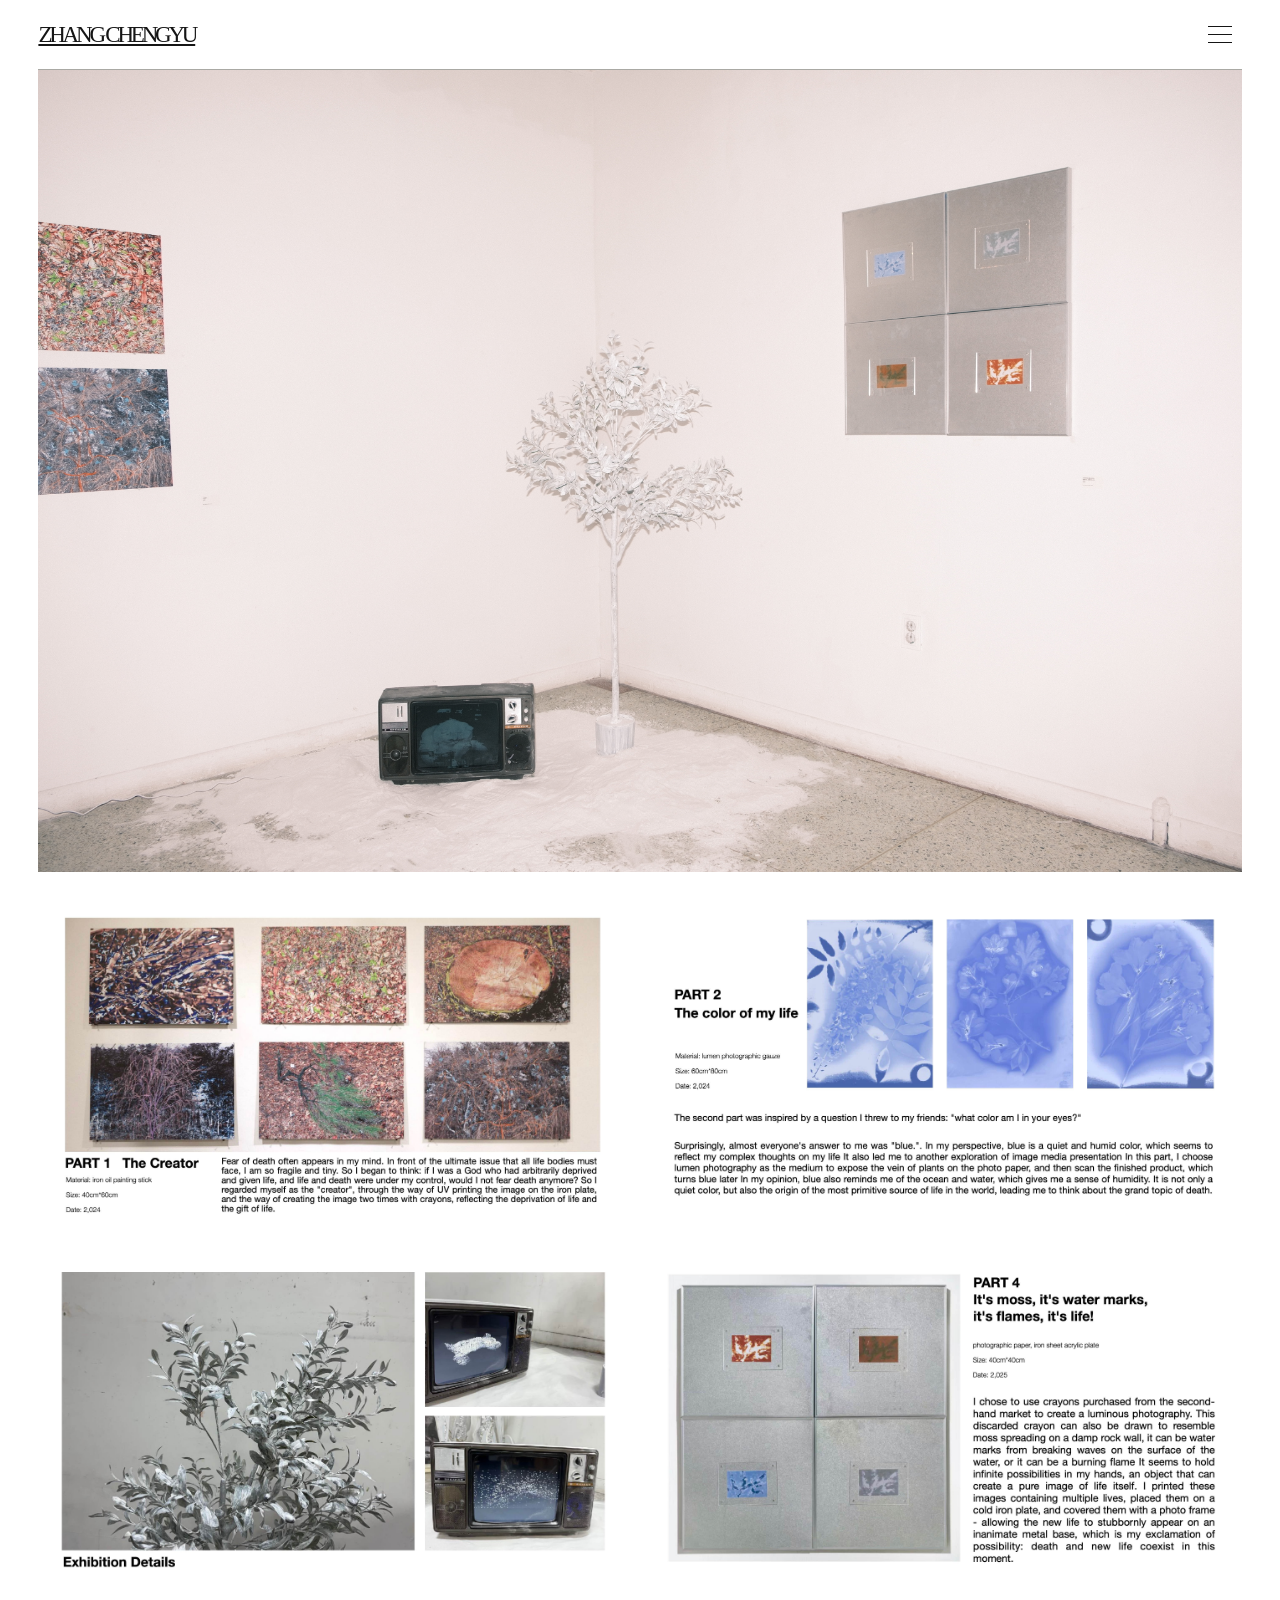
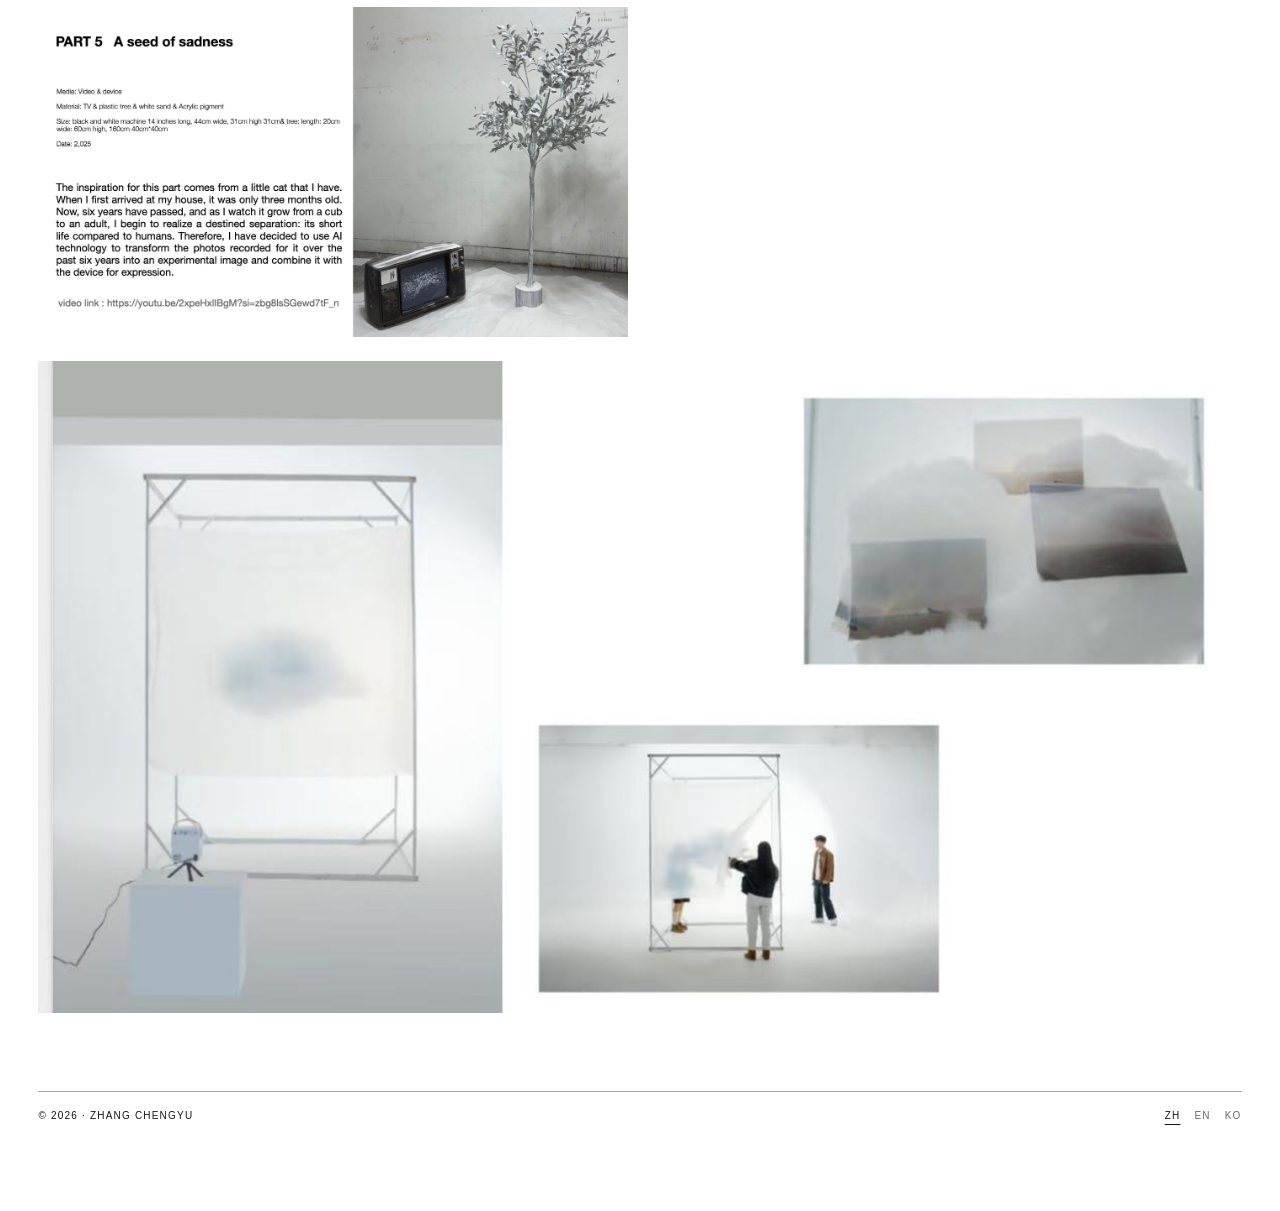
<file: being-and-passing-away/index.html>
<!doctype html><html lang="zh-Hans"><head><meta charset="UTF-8"><meta name="viewport" content="width=device-width, initial-scale=1"><title>存在与消逝 – ZHANG CHENGYU</title><link rel="stylesheet" href="/assets/projects/project.css"></head><body><div class="project-shell"><input type="radio" id="pzh" name="p" checked><input type="radio" id="pen" name="p"><input type="radio" id="pko" name="p"><header class="project-bar"><a class="project-mark" href="/">ZHANG CHENGYU</a><details class="project-menu"><summary aria-label="打开菜单"></summary><nav class="project-menu-panel"><a href="/">首页</a><a href="/works/">作品集</a><a href="/about/">关于</a><a href="/contact/">联系</a></nav></details></header><main class="project-main"><div class="project-lang zh"><p class="project-kicker">Project 2 · 影像装置 · 2024–2025</p><h1 class="project-title">存在与消逝</h1><div class="project-intro"><h2>生命、死亡与创造</h2><p>从死亡意识出发，以树、电视与摄影材料思考生命的创造、衰败与持续。作品把死亡作为创造的起点，让不同材料在同一空间里共同生成。</p></div></div><div class="project-lang en"><p class="project-kicker">Project 2 · Video installation · 2024–2025</p><h1 class="project-title">Being and Passing Away</h1><div class="project-intro"><h2>Life, death and creation</h2><p>Beginning with the fear of death, the work considers creation, decay and the persistence of life through trees, televisions and photographic materials.</p></div></div><div class="project-lang ko"><p class="project-kicker">Project 2 · 영상 설치 · 2024–2025</p><h1 class="project-title">존재와 소멸</h1><div class="project-intro"><h2>생명, 죽음과 창조</h2><p>죽음에 대한 의식에서 출발해 나무, 텔레비전과 사진 재료를 통해 생명의 생성과 쇠퇴, 지속을 바라봅니다.</p></div></div><section class="project-gallery"><figure class="wide"><img src="/assets/works/3688332a974157224e631c498e883597.jpg" alt="Being and Passing Away project introduction"></figure><figure><img src="/assets/works/6b13771c2c2f8343694181a51ddfbb44.jpg" alt="The Creator"></figure><figure><img src="/assets/works/e1b3c1b4c8d81b11d478be66091ed19a.jpg" alt="The color of my life"></figure><figure><img src="/assets/works/54b3951ed6293be21b032569995015b9.jpg" alt="Part three"></figure><figure><img src="/assets/works/f03f3b3ab070034290d1ddd56db95e81.jpg" alt="Part four"></figure><figure><img src="/assets/works/6f3279e36c9214b747a082ede4c21b68.jpg" alt="A seed of sadness"></figure><figure class="wide"><img src="/assets/works/68c79d3b2c92a09e64f656662acb69f9.jpg" alt="Exhibition details"></figure></section></main><footer class="project-foot"><span>© 2026 · ZHANG CHENGYU</span><span class="project-langs"><label for="pzh">ZH</label><label for="pen">EN</label><label for="pko">KO</label></span></footer></div></body></html>
</file>
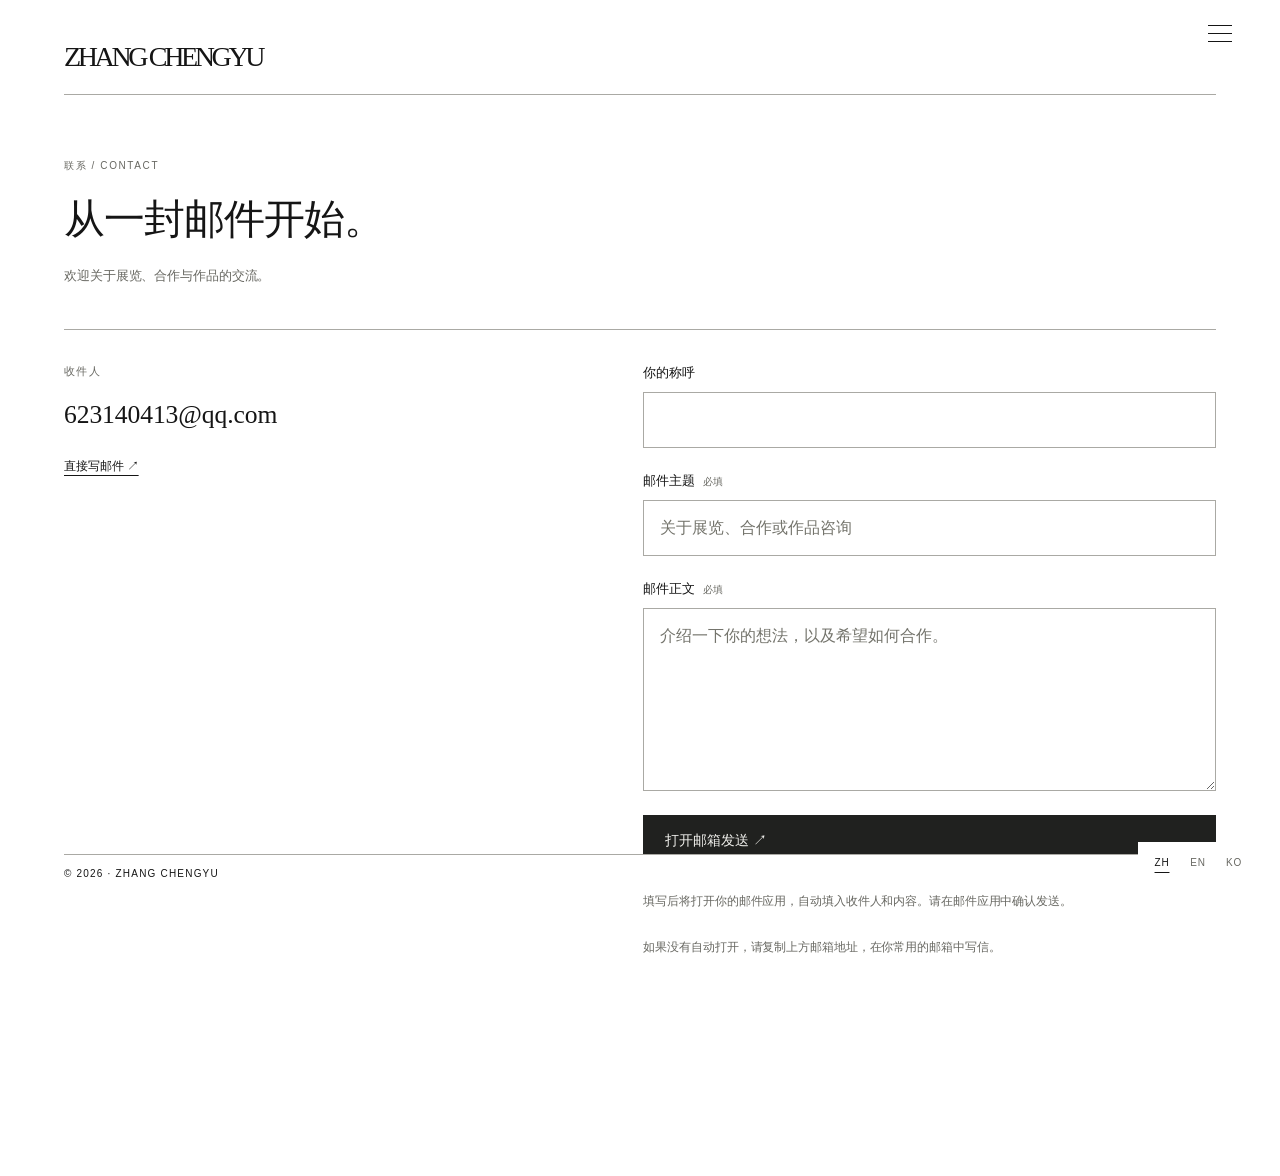
<file: contact/index.html>
<html lang="zh-Hans"><head>
	<meta charset="UTF-8">
	<meta name="viewport" content="width=device-width, initial-scale=1">
<meta name="robots" content="max-image-preview:large">
<title>Contact – ZHANG CHENGYU</title>
<link rel="alternate" type="application/rss+xml" title="ZHANG CHENGYU » Feed" href="https://rainzhangc.com/feed/">
<link rel="alternate" type="application/rss+xml" title="ZHANG CHENGYU » 评论 Feed" href="https://rainzhangc.com/comments/feed/">
<link rel="alternate" title="oEmbed (JSON)" type="application/json+oembed" href="https://rainzhangc.com/wp-json/oembed/1.0/embed?url=https%3A%2F%2Frainzhangc.com%2Fcontact%2F">
<link rel="alternate" title="oEmbed (XML)" type="text/xml+oembed" href="https://rainzhangc.com/wp-json/oembed/1.0/embed?url=https%3A%2F%2Frainzhangc.com%2Fcontact%2F&amp;format=xml">
<style id="wp-img-auto-sizes-contain-inline-css">
img:is([sizes=auto i],[sizes^="auto," i]){contain-intrinsic-size:3000px 1500px}
/*# sourceURL=wp-img-auto-sizes-contain-inline-css */
</style>
<style id="wp-block-post-content-inline-css">
.wp-block-post-content{display:flow-root}
/*# sourceURL=https://rainzhangc.com/wp-includes/blocks/post-content/style.min.css */
</style>
<style id="wp-emoji-styles-inline-css">

	img.wp-smiley, img.emoji {
		display: inline !important;
		border: none !important;
		box-shadow: none !important;
		height: 1em !important;
		width: 1em !important;
		margin: 0 0.07em !important;
		vertical-align: -0.1em !important;
		background: none !important;
		padding: 0 !important;
	}
/*# sourceURL=wp-emoji-styles-inline-css */
</style>
<style id="wp-block-library-inline-css">
:root{--wp-block-synced-color:#7a00df;--wp-block-synced-color--rgb:122,0,223;--wp-bound-block-color:var(--wp-block-synced-color);--wp-editor-canvas-background:#ddd;--wp-admin-theme-color:#007cba;--wp-admin-theme-color--rgb:0,124,186;--wp-admin-theme-color-darker-10:#006ba1;--wp-admin-theme-color-darker-10--rgb:0,107,160.5;--wp-admin-theme-color-darker-20:#005a87;--wp-admin-theme-color-darker-20--rgb:0,90,135;--wp-admin-border-width-focus:2px}@media (min-resolution:192dpi){:root{--wp-admin-border-width-focus:1.5px}}.wp-element-button{cursor:pointer}:root .has-very-light-gray-background-color{background-color:#eee}:root .has-very-dark-gray-background-color{background-color:#313131}:root .has-very-light-gray-color{color:#eee}:root .has-very-dark-gray-color{color:#313131}:root .has-vivid-green-cyan-to-vivid-cyan-blue-gradient-background{background:linear-gradient(135deg,#00d084,#0693e3)}:root .has-purple-crush-gradient-background{background:linear-gradient(135deg,#34e2e4,#4721fb 50%,#ab1dfe)}:root .has-hazy-dawn-gradient-background{background:linear-gradient(135deg,#faaca8,#dad0ec)}:root .has-subdued-olive-gradient-background{background:linear-gradient(135deg,#fafae1,#67a671)}:root .has-atomic-cream-gradient-background{background:linear-gradient(135deg,#fdd79a,#004a59)}:root .has-nightshade-gradient-background{background:linear-gradient(135deg,#330968,#31cdcf)}:root .has-midnight-gradient-background{background:linear-gradient(135deg,#020381,#2874fc)}:root{--wp--preset--font-size--normal:16px;--wp--preset--font-size--huge:42px}.has-regular-font-size{font-size:1em}.has-larger-font-size{font-size:2.625em}.has-normal-font-size{font-size:var(--wp--preset--font-size--normal)}.has-huge-font-size{font-size:var(--wp--preset--font-size--huge)}:root .has-text-align-center{text-align:center}:root .has-text-align-left{text-align:left}:root .has-text-align-right{text-align:right}.has-fit-text{white-space:nowrap!important}#end-resizable-editor-section{display:none}.aligncenter{clear:both}.items-justified-left{justify-content:flex-start}.items-justified-center{justify-content:center}.items-justified-right{justify-content:flex-end}.items-justified-space-between{justify-content:space-between}.screen-reader-text{word-wrap:normal!important;border:0;clip-path:inset(50%);height:1px;margin:-1px;overflow:hidden;padding:0;position:absolute;width:1px}.screen-reader-text:focus{background-color:#ddd;clip-path:none;color:#444;display:block;font-size:1em;height:auto;left:5px;line-height:normal;padding:15px 23px 14px;text-decoration:none;top:5px;width:auto;z-index:100000}html :where(.has-border-color){border-style:solid}html :where([style*=border-color]){border-style:solid}html :where([style*=border-top-color]){border-top-style:solid}html :where([style*=border-right-color]){border-right-style:solid}html :where([style*=border-bottom-color]){border-bottom-style:solid}html :where([style*=border-left-color]){border-left-style:solid}html :where([style*=border-width]){border-style:solid}html :where([style*=border-top-width]){border-top-style:solid}html :where([style*=border-right-width]){border-right-style:solid}html :where([style*=border-bottom-width]){border-bottom-style:solid}html :where([style*=border-left-width]){border-left-style:solid}html :where(img[class*=wp-image-]){height:auto;max-width:100%}:where(figure){margin:0 0 1em}html :where(.is-position-sticky){--wp-admin--admin-bar--position-offset:var(--wp-admin--admin-bar--height,0px)}@media screen and (max-width:600px){html :where(.is-position-sticky){--wp-admin--admin-bar--position-offset:0px}}
/*# sourceURL=/wp-includes/css/dist/block-library/common.min.css */
</style>
<style id="global-styles-inline-css">
:root{--wp--preset--aspect-ratio--square: 1;--wp--preset--aspect-ratio--4-3: 4/3;--wp--preset--aspect-ratio--3-4: 3/4;--wp--preset--aspect-ratio--3-2: 3/2;--wp--preset--aspect-ratio--2-3: 2/3;--wp--preset--aspect-ratio--16-9: 16/9;--wp--preset--aspect-ratio--9-16: 9/16;--wp--preset--color--black: #000000;--wp--preset--color--cyan-bluish-gray: #abb8c3;--wp--preset--color--white: #ffffff;--wp--preset--color--pale-pink: #f78da7;--wp--preset--color--vivid-red: #cf2e2e;--wp--preset--color--luminous-vivid-orange: #ff6900;--wp--preset--color--luminous-vivid-amber: #fcb900;--wp--preset--color--light-green-cyan: #7bdcb5;--wp--preset--color--vivid-green-cyan: #00d084;--wp--preset--color--pale-cyan-blue: #8ed1fc;--wp--preset--color--vivid-cyan-blue: #0693e3;--wp--preset--color--vivid-purple: #9b51e0;--wp--preset--color--base: #FFFFFF;--wp--preset--color--contrast: #111111;--wp--preset--color--accent-1: #FFEE58;--wp--preset--color--accent-2: #F6CFF4;--wp--preset--color--accent-3: #503AA8;--wp--preset--color--accent-4: #686868;--wp--preset--color--accent-5: #FBFAF3;--wp--preset--color--accent-6: color-mix(in srgb, currentColor 20%, transparent);--wp--preset--gradient--vivid-cyan-blue-to-vivid-purple: linear-gradient(135deg,rgb(6,147,227) 0%,rgb(155,81,224) 100%);--wp--preset--gradient--light-green-cyan-to-vivid-green-cyan: linear-gradient(135deg,rgb(122,220,180) 0%,rgb(0,208,130) 100%);--wp--preset--gradient--luminous-vivid-amber-to-luminous-vivid-orange: linear-gradient(135deg,rgb(252,185,0) 0%,rgb(255,105,0) 100%);--wp--preset--gradient--luminous-vivid-orange-to-vivid-red: linear-gradient(135deg,rgb(255,105,0) 0%,rgb(207,46,46) 100%);--wp--preset--gradient--very-light-gray-to-cyan-bluish-gray: linear-gradient(135deg,rgb(238,238,238) 0%,rgb(169,184,195) 100%);--wp--preset--gradient--cool-to-warm-spectrum: linear-gradient(135deg,rgb(74,234,220) 0%,rgb(151,120,209) 20%,rgb(207,42,186) 40%,rgb(238,44,130) 60%,rgb(251,105,98) 80%,rgb(254,248,76) 100%);--wp--preset--gradient--blush-light-purple: linear-gradient(135deg,rgb(255,206,236) 0%,rgb(152,150,240) 100%);--wp--preset--gradient--blush-bordeaux: linear-gradient(135deg,rgb(254,205,165) 0%,rgb(254,45,45) 50%,rgb(107,0,62) 100%);--wp--preset--gradient--luminous-dusk: linear-gradient(135deg,rgb(255,203,112) 0%,rgb(199,81,192) 50%,rgb(65,88,208) 100%);--wp--preset--gradient--pale-ocean: linear-gradient(135deg,rgb(255,245,203) 0%,rgb(182,227,212) 50%,rgb(51,167,181) 100%);--wp--preset--gradient--electric-grass: linear-gradient(135deg,rgb(202,248,128) 0%,rgb(113,206,126) 100%);--wp--preset--gradient--midnight: linear-gradient(135deg,rgb(2,3,129) 0%,rgb(40,116,252) 100%);--wp--preset--font-size--small: 0.875rem;--wp--preset--font-size--medium: clamp(1rem, 1rem + ((1vw - 0.2rem) * 0.196), 1.125rem);--wp--preset--font-size--large: clamp(1.125rem, 1.125rem + ((1vw - 0.2rem) * 0.392), 1.375rem);--wp--preset--font-size--x-large: clamp(1.75rem, 1.75rem + ((1vw - 0.2rem) * 0.392), 2rem);--wp--preset--font-size--xx-large: clamp(2.15rem, 2.15rem + ((1vw - 0.2rem) * 1.333), 3rem);--wp--preset--font-family--manrope: Manrope, sans-serif;--wp--preset--font-family--fira-code: "Fira Code", monospace;--wp--preset--spacing--20: 10px;--wp--preset--spacing--30: 20px;--wp--preset--spacing--40: 30px;--wp--preset--spacing--50: clamp(30px, 5vw, 50px);--wp--preset--spacing--60: clamp(30px, 7vw, 70px);--wp--preset--spacing--70: clamp(50px, 7vw, 90px);--wp--preset--spacing--80: clamp(70px, 10vw, 140px);--wp--preset--shadow--natural: 6px 6px 9px rgba(0, 0, 0, 0.2);--wp--preset--shadow--deep: 12px 12px 50px rgba(0, 0, 0, 0.4);--wp--preset--shadow--sharp: 6px 6px 0px rgba(0, 0, 0, 0.2);--wp--preset--shadow--outlined: 6px 6px 0px -3px rgb(255, 255, 255), 6px 6px rgb(0, 0, 0);--wp--preset--shadow--crisp: 6px 6px 0px rgb(0, 0, 0);}:root { --wp--style--global--content-size: 645px;--wp--style--global--wide-size: 1340px; }:where(body) { margin: 0; }.wp-site-blocks { padding-top: var(--wp--style--root--padding-top); padding-bottom: var(--wp--style--root--padding-bottom); }.has-global-padding { padding-right: var(--wp--style--root--padding-right); padding-left: var(--wp--style--root--padding-left); }.has-global-padding > .alignfull { margin-right: calc(var(--wp--style--root--padding-right) * -1); margin-left: calc(var(--wp--style--root--padding-left) * -1); }.has-global-padding :where(:not(.alignfull.is-layout-flow) > .has-global-padding:not(.wp-block-block, .alignfull)) { padding-right: 0; padding-left: 0; }.has-global-padding :where(:not(.alignfull.is-layout-flow) > .has-global-padding:not(.wp-block-block, .alignfull)) > .alignfull { margin-left: 0; margin-right: 0; }.wp-site-blocks > .alignleft { float: left; margin-right: 2em; }.wp-site-blocks > .alignright { float: right; margin-left: 2em; }.wp-site-blocks > .aligncenter { justify-content: center; margin-left: auto; margin-right: auto; }:where(.wp-site-blocks) > * { margin-block-start: 1.2rem; margin-block-end: 0; }:where(.wp-site-blocks) > :first-child { margin-block-start: 0; }:where(.wp-site-blocks) > :last-child { margin-block-end: 0; }:root { --wp--style--block-gap: 1.2rem; }:root :where(.is-layout-flow) > :first-child{margin-block-start: 0;}:root :where(.is-layout-flow) > :last-child{margin-block-end: 0;}:root :where(.is-layout-flow) > *{margin-block-start: 1.2rem;margin-block-end: 0;}:root :where(.is-layout-constrained) > :first-child{margin-block-start: 0;}:root :where(.is-layout-constrained) > :last-child{margin-block-end: 0;}:root :where(.is-layout-constrained) > *{margin-block-start: 1.2rem;margin-block-end: 0;}:root :where(.is-layout-flex){gap: 1.2rem;}:root :where(.is-layout-grid){gap: 1.2rem;}.is-layout-flow > .alignleft{float: left;margin-inline-start: 0;margin-inline-end: 2em;}.is-layout-flow > .alignright{float: right;margin-inline-start: 2em;margin-inline-end: 0;}.is-layout-flow > .aligncenter{margin-left: auto !important;margin-right: auto !important;}.is-layout-constrained > .alignleft{float: left;margin-inline-start: 0;margin-inline-end: 2em;}.is-layout-constrained > .alignright{float: right;margin-inline-start: 2em;margin-inline-end: 0;}.is-layout-constrained > .aligncenter{margin-left: auto !important;margin-right: auto !important;}.is-layout-constrained > :where(:not(.alignleft):not(.alignright):not(.alignfull)){max-width: var(--wp--style--global--content-size);margin-left: auto !important;margin-right: auto !important;}.is-layout-constrained > .alignwide{max-width: var(--wp--style--global--wide-size);}body .is-layout-flex{display: flex;}.is-layout-flex{flex-wrap: wrap;align-items: center;}.is-layout-flex > :is(*, div){margin: 0;}body .is-layout-grid{display: grid;}.is-layout-grid > :is(*, div){margin: 0;}body{background-color: var(--wp--preset--color--base);color: var(--wp--preset--color--contrast);font-family: var(--wp--preset--font-family--manrope);font-size: var(--wp--preset--font-size--large);font-weight: 300;letter-spacing: -0.1px;line-height: 1.4;--wp--style--root--padding-top: 0px;--wp--style--root--padding-right: var(--wp--preset--spacing--50);--wp--style--root--padding-bottom: 0px;--wp--style--root--padding-left: var(--wp--preset--spacing--50);}a:where(:not(.wp-element-button)){color: currentColor;}:root :where(a:where(:not(.wp-element-button)):hover){text-decoration: none;}h1, h2, h3, h4, h5, h6{font-weight: 400;letter-spacing: -0.1px;line-height: 1.125;}h1{font-size: var(--wp--preset--font-size--xx-large);}h2{font-size: var(--wp--preset--font-size--x-large);}h3{font-size: var(--wp--preset--font-size--large);}h4{font-size: var(--wp--preset--font-size--medium);}h5{font-size: var(--wp--preset--font-size--small);letter-spacing: 0.5px;}h6{font-size: var(--wp--preset--font-size--small);font-weight: 700;letter-spacing: 1.4px;text-transform: uppercase;}:root :where(.wp-element-button, .wp-block-button__link){background-color: var(--wp--preset--color--contrast);border-width: 0;color: var(--wp--preset--color--base);font-family: inherit;font-size: var(--wp--preset--font-size--medium);font-style: inherit;font-weight: inherit;letter-spacing: inherit;line-height: inherit;padding-top: 1rem;padding-right: 2.25rem;padding-bottom: 1rem;padding-left: 2.25rem;text-decoration: none;text-transform: inherit;}:root :where(.wp-element-button:hover, .wp-block-button__link:hover){background-color: color-mix(in srgb, var(--wp--preset--color--contrast) 85%, transparent);border-color: transparent;color: var(--wp--preset--color--base);}:root :where(.wp-element-button:focus, .wp-block-button__link:focus){outline-color: var(--wp--preset--color--accent-4);outline-offset: 2px;}:root :where(.wp-element-caption, .wp-block-audio figcaption, .wp-block-embed figcaption, .wp-block-gallery figcaption, .wp-block-image figcaption, .wp-block-table figcaption, .wp-block-video figcaption){font-size: var(--wp--preset--font-size--small);line-height: 1.4;}.has-black-color{color: var(--wp--preset--color--black) !important;}.has-cyan-bluish-gray-color{color: var(--wp--preset--color--cyan-bluish-gray) !important;}.has-white-color{color: var(--wp--preset--color--white) !important;}.has-pale-pink-color{color: var(--wp--preset--color--pale-pink) !important;}.has-vivid-red-color{color: var(--wp--preset--color--vivid-red) !important;}.has-luminous-vivid-orange-color{color: var(--wp--preset--color--luminous-vivid-orange) !important;}.has-luminous-vivid-amber-color{color: var(--wp--preset--color--luminous-vivid-amber) !important;}.has-light-green-cyan-color{color: var(--wp--preset--color--light-green-cyan) !important;}.has-vivid-green-cyan-color{color: var(--wp--preset--color--vivid-green-cyan) !important;}.has-pale-cyan-blue-color{color: var(--wp--preset--color--pale-cyan-blue) !important;}.has-vivid-cyan-blue-color{color: var(--wp--preset--color--vivid-cyan-blue) !important;}.has-vivid-purple-color{color: var(--wp--preset--color--vivid-purple) !important;}.has-base-color{color: var(--wp--preset--color--base) !important;}.has-contrast-color{color: var(--wp--preset--color--contrast) !important;}.has-accent-1-color{color: var(--wp--preset--color--accent-1) !important;}.has-accent-2-color{color: var(--wp--preset--color--accent-2) !important;}.has-accent-3-color{color: var(--wp--preset--color--accent-3) !important;}.has-accent-4-color{color: var(--wp--preset--color--accent-4) !important;}.has-accent-5-color{color: var(--wp--preset--color--accent-5) !important;}.has-accent-6-color{color: var(--wp--preset--color--accent-6) !important;}.has-black-background-color{background-color: var(--wp--preset--color--black) !important;}.has-cyan-bluish-gray-background-color{background-color: var(--wp--preset--color--cyan-bluish-gray) !important;}.has-white-background-color{background-color: var(--wp--preset--color--white) !important;}.has-pale-pink-background-color{background-color: var(--wp--preset--color--pale-pink) !important;}.has-vivid-red-background-color{background-color: var(--wp--preset--color--vivid-red) !important;}.has-luminous-vivid-orange-background-color{background-color: var(--wp--preset--color--luminous-vivid-orange) !important;}.has-luminous-vivid-amber-background-color{background-color: var(--wp--preset--color--luminous-vivid-amber) !important;}.has-light-green-cyan-background-color{background-color: var(--wp--preset--color--light-green-cyan) !important;}.has-vivid-green-cyan-background-color{background-color: var(--wp--preset--color--vivid-green-cyan) !important;}.has-pale-cyan-blue-background-color{background-color: var(--wp--preset--color--pale-cyan-blue) !important;}.has-vivid-cyan-blue-background-color{background-color: var(--wp--preset--color--vivid-cyan-blue) !important;}.has-vivid-purple-background-color{background-color: var(--wp--preset--color--vivid-purple) !important;}.has-base-background-color{background-color: var(--wp--preset--color--base) !important;}.has-contrast-background-color{background-color: var(--wp--preset--color--contrast) !important;}.has-accent-1-background-color{background-color: var(--wp--preset--color--accent-1) !important;}.has-accent-2-background-color{background-color: var(--wp--preset--color--accent-2) !important;}.has-accent-3-background-color{background-color: var(--wp--preset--color--accent-3) !important;}.has-accent-4-background-color{background-color: var(--wp--preset--color--accent-4) !important;}.has-accent-5-background-color{background-color: var(--wp--preset--color--accent-5) !important;}.has-accent-6-background-color{background-color: var(--wp--preset--color--accent-6) !important;}.has-black-border-color{border-color: var(--wp--preset--color--black) !important;}.has-cyan-bluish-gray-border-color{border-color: var(--wp--preset--color--cyan-bluish-gray) !important;}.has-white-border-color{border-color: var(--wp--preset--color--white) !important;}.has-pale-pink-border-color{border-color: var(--wp--preset--color--pale-pink) !important;}.has-vivid-red-border-color{border-color: var(--wp--preset--color--vivid-red) !important;}.has-luminous-vivid-orange-border-color{border-color: var(--wp--preset--color--luminous-vivid-orange) !important;}.has-luminous-vivid-amber-border-color{border-color: var(--wp--preset--color--luminous-vivid-amber) !important;}.has-light-green-cyan-border-color{border-color: var(--wp--preset--color--light-green-cyan) !important;}.has-vivid-green-cyan-border-color{border-color: var(--wp--preset--color--vivid-green-cyan) !important;}.has-pale-cyan-blue-border-color{border-color: var(--wp--preset--color--pale-cyan-blue) !important;}.has-vivid-cyan-blue-border-color{border-color: var(--wp--preset--color--vivid-cyan-blue) !important;}.has-vivid-purple-border-color{border-color: var(--wp--preset--color--vivid-purple) !important;}.has-base-border-color{border-color: var(--wp--preset--color--base) !important;}.has-contrast-border-color{border-color: var(--wp--preset--color--contrast) !important;}.has-accent-1-border-color{border-color: var(--wp--preset--color--accent-1) !important;}.has-accent-2-border-color{border-color: var(--wp--preset--color--accent-2) !important;}.has-accent-3-border-color{border-color: var(--wp--preset--color--accent-3) !important;}.has-accent-4-border-color{border-color: var(--wp--preset--color--accent-4) !important;}.has-accent-5-border-color{border-color: var(--wp--preset--color--accent-5) !important;}.has-accent-6-border-color{border-color: var(--wp--preset--color--accent-6) !important;}.has-vivid-cyan-blue-to-vivid-purple-gradient-background{background: var(--wp--preset--gradient--vivid-cyan-blue-to-vivid-purple) !important;}.has-light-green-cyan-to-vivid-green-cyan-gradient-background{background: var(--wp--preset--gradient--light-green-cyan-to-vivid-green-cyan) !important;}.has-luminous-vivid-amber-to-luminous-vivid-orange-gradient-background{background: var(--wp--preset--gradient--luminous-vivid-amber-to-luminous-vivid-orange) !important;}.has-luminous-vivid-orange-to-vivid-red-gradient-background{background: var(--wp--preset--gradient--luminous-vivid-orange-to-vivid-red) !important;}.has-very-light-gray-to-cyan-bluish-gray-gradient-background{background: var(--wp--preset--gradient--very-light-gray-to-cyan-bluish-gray) !important;}.has-cool-to-warm-spectrum-gradient-background{background: var(--wp--preset--gradient--cool-to-warm-spectrum) !important;}.has-blush-light-purple-gradient-background{background: var(--wp--preset--gradient--blush-light-purple) !important;}.has-blush-bordeaux-gradient-background{background: var(--wp--preset--gradient--blush-bordeaux) !important;}.has-luminous-dusk-gradient-background{background: var(--wp--preset--gradient--luminous-dusk) !important;}.has-pale-ocean-gradient-background{background: var(--wp--preset--gradient--pale-ocean) !important;}.has-electric-grass-gradient-background{background: var(--wp--preset--gradient--electric-grass) !important;}.has-midnight-gradient-background{background: var(--wp--preset--gradient--midnight) !important;}.has-small-font-size{font-size: var(--wp--preset--font-size--small) !important;}.has-medium-font-size{font-size: var(--wp--preset--font-size--medium) !important;}.has-large-font-size{font-size: var(--wp--preset--font-size--large) !important;}.has-x-large-font-size{font-size: var(--wp--preset--font-size--x-large) !important;}.has-xx-large-font-size{font-size: var(--wp--preset--font-size--xx-large) !important;}.has-manrope-font-family{font-family: var(--wp--preset--font-family--manrope) !important;}.has-fira-code-font-family{font-family: var(--wp--preset--font-family--fira-code) !important;}/* Portfolio navigation */
#zcpage .bar{grid-template-columns:1fr auto auto!important}
#zcpage nav,.zcp nav,.zca nav,.zcc nav{display:block!important;position:relative;width:26px;height:18px;margin-right:55px;cursor:pointer;font-size:0!important;background:linear-gradient(currentColor,currentColor) center 1px/26px 1px no-repeat,linear-gradient(currentColor,currentColor) center 9px/26px 1px no-repeat,linear-gradient(currentColor,currentColor) center 17px/26px 1px no-repeat}
#zcpage nav{margin-right:16px}
/* Language control and edition footer */
#zcpage .switch,.zcp .langs,.zca .langs,.zcc .langs{position:fixed!important;right:22px!important;bottom:22px!important;top:auto!important;z-index:50!important;background:rgba(241,241,237,.94);padding:10px 12px;border:1px solid #aaa9a4;box-shadow:0 2px 12px rgba(0,0,0,.06)}
.zcc .langs{background:rgba(32,33,31,.94);border-color:#777}
#zcpage:after,.zcp:after,.zca:after,.zcc:after{content:"ZHANG CHENGYU · 2026 · VERSION 1.0";display:block;border-top:1px solid currentColor;padding:15px 0 20px;font:10px/1.4 Arial,"PingFang SC","Noto Sans KR",sans-serif;letter-spacing:.12em;margin:0 3vw;color:inherit}
.zcp:after,.zca:after{margin:0}.zcc:after{color:#f1f1ed;border-color:#777}
@media(max-width:700px){#zcpage .switch,.zcp .langs,.zca .langs,.zcc .langs{right:14px!important;bottom:14px!important}#zcpage:after,.zcp:after,.zca:after,.zcc:after{font-size:9px;margin-left:20px;margin-right:20px}}

#zcpage nav>a,.zcp nav>a,.zca nav>a,.zcc nav>a{display:none!important}
#zcpage nav:hover,.zcp nav:hover,.zca nav:hover,.zcc nav:hover{width:150px;height:auto;min-height:150px;padding:15px;background:#f1f1ed;border:1px solid #aaa9a4;z-index:20}
#zcpage nav:hover>a,.zcp nav:hover>a,.zca nav:hover>a,.zcc nav:hover>a{display:block!important;color:#151515!important;font:10px/1 Arial,"PingFang SC","Noto Sans KR",sans-serif!important;letter-spacing:.12em!important;text-decoration:none!important;padding:10px 0}
#zcpage .zh h1,#zcpage .ko h1{font-size:0!important}
#zcpage .zh h1:after,#zcpage .ko h1:after{content:"ZHANG\A CHENGYU";white-space:pre;font:400 clamp(72px,15vw,210px)/.78 Georgia,"Songti SC","Noto Serif KR",serif;letter-spacing:-.08em}
@media(max-width:700px){#zcpage nav,.zcp nav,.zca nav,.zcc nav{margin-right:45px}#zcpage nav{margin-right:14px}#zcpage .zh h1:after,#zcpage .ko h1:after{font-size:19vw}}

.zcp,.zca,.zcc{position:relative!important}

/*# sourceURL=global-styles-inline-css */
</style>
<style id="wp-block-template-skip-link-inline-css">
/*! This file is auto-generated */
.skip-link.screen-reader-text{border:0;clip-path:inset(50%);height:1px;margin:-1px;overflow:hidden;padding:0;position:absolute!important;width:1px;word-wrap:normal!important;word-break:normal!important}.skip-link.screen-reader-text:focus{background-color:#eee;clip-path:none;color:#444;display:block;font-size:1em;height:auto;left:5px;line-height:normal;padding:15px 23px 14px;text-decoration:none;top:5px;width:auto;z-index:100000}
/*# sourceURL=/wp-includes/css/wp-block-template-skip-link.min.css */
</style>
<style id="twentytwentyfive-style-inline-css">
a{text-decoration-thickness:1px!important;text-underline-offset:.1em}:where(.wp-site-blocks :focus){outline-width:2px;outline-style:solid}.wp-block-navigation .wp-block-navigation-submenu .wp-block-navigation-item:not(:last-child){margin-bottom:3px}.wp-block-navigation .wp-block-navigation-item .wp-block-navigation-item__content{outline-offset:4px}.wp-block-navigation .wp-block-navigation-item ul.wp-block-navigation__submenu-container .wp-block-navigation-item__content{outline-offset:0}blockquote,caption,figcaption,h1,h2,h3,h4,h5,h6,p{text-wrap:pretty}.more-link{display:block}:where(pre){overflow-x:auto}
/*# sourceURL=https://rainzhangc.com/wp-content/themes/twentytwentyfive/style.min.css */
</style>
<link rel="https://api.w.org/" href="https://rainzhangc.com/wp-json/"><link rel="alternate" title="JSON" type="application/json" href="https://rainzhangc.com/wp-json/wp/v2/pages/19"><link rel="EditURI" type="application/rsd+xml" title="RSD" href="https://rainzhangc.com/xmlrpc.php?rsd">
<meta name="generator" content="WordPress 7.0.2">
<link rel="canonical" href="https://rainzhangc.com/contact/">
<link rel="shortlink" href="https://rainzhangc.com/?p=19">
<style class="wp-fonts-local">
@font-face{font-family:Manrope;font-style:normal;font-weight:200 800;font-display:fallback;src:url('https://rainzhangc.com/wp-content/themes/twentytwentyfive/assets/fonts/manrope/Manrope-VariableFont_wght.woff2') format('woff2');}
@font-face{font-family:"Fira Code";font-style:normal;font-weight:300 700;font-display:fallback;src:url('https://rainzhangc.com/wp-content/themes/twentytwentyfive/assets/fonts/fira-code/FiraCode-VariableFont_wght.woff2') format('woff2');}
</style>
<link rel="icon" href="data:image/svg+xml,%3Csvg%20xmlns%3D%22http%3A%2F%2Fwww.w3.org%2F2000%2Fsvg%22%20data-codex-favicon-badge%3D%22codex-favicon-badge%22%20width%3D%2232%22%20height%3D%2232%22%20viewBox%3D%220%200%2032%2032%22%3E%3Cimage%20href%3D%22data%3Aimage%2Fbmp%3Bbase64%2CiVBORw0KGgoAAAANSUhEUgAAACAAAAAgCAIAAAD8GO2jAAAC9klEQVR4nOxVS0sbURROJpPESl4oapdu4rKhRXBZN0IbUQkqtBIquqhaCu6K2ISKFsHWQLWi1EILSq17C0qwC8E%2FkC61RMhYfOT9Ms%2BZ6UduewmlM3FCXdWzuHO5957z3fN9555h4%2FGw6iqNUV2xXQNUNFZqQxRFtVqNUVXJ6DFMFADQ0wzDkDldwRcBKbYgCFLRK2RA3LLZLJnncjkyIUNNTQ12eV6orb1BklCWARxYlk0mk07nIMcda7Vsc3OzXq8j90ZagUAgGAz19HTPz8%2BlUimsKMsAptFoEomEz%2FcNcMvLS%2B3tdwVBFAS%2Brq5uY%2BPzyMiThoaG4eFBnudlgshnoAmHI6Boff2jw9GfSESwCGaOj3%2FMzb3GmdnZlzbb7XA4iFylNGBkAXR%2Bvx8kOBy9odCpUDIEcrncBweHAwMPnM6H0WiYRJeqN7VUL4IDKIpEIhhNJjPPF0FFfX396ur7sbGnVqt1e3urqakJyuOAlMJyAL%2BTYDEiNO6Oajk8%2FG63d5%2BfB9fWPvT39wEeB34FqoIi%2BBSLRaIh5lB4ctLNcdzQ0KO%2Bvt5oNEqpl4ouB1DuCRiLxbKy8m5r64vNdsvtfn5xkSEPkFKvWAPqgwwMBoPP5%2BvqcqDeNzc%2F2e33Y7EYYQ8jFV9ZBrQXQUMoCXLOzs5GRx93dtoRHYsIihF1jF2ZKmLko%2BP6ZrNlYWFxd%2FdrW1vbxMQz8mjpO8dzi8fjJBsFAGXRzXt7ex7PG7A0MzNlNBozmSzWC4WCwWBZWlo5OvLjPUOkapqdTqdLp1Mu14t0Ou3xvOrouCeKhcbGm2ig6CNe7%2Fbi4lv0D71en8lklAGIJYPn%2BPjE%2Fv4%2B3tfJyen09BR4xzpKiOMCXu8u6EKKWq0WN6Bd%2FU8y%2FlpFRANQsbPjzeehIYOuV1Yq2GVMJmOhUGxpsba23snl8uqSXRaAYoD0khsE1OBw%2BX6JKFU%2Bn5fhR44iojMqUv6vyZRM8S%2BTPmNUuuoSVk2r%2BFd2DfAfAPwEAAD%2F%2FzCdEcQAAAAGSURBVAMAWZXYCLyFlngAAAAASUVORK5CYII%3D%22%20width%3D%2232%22%20height%3D%2232%22%20opacity%3D%220.3%22%20%2F%3E%3Cpath%20d%3D%22M3.04536%204.45259C2.7582%203.60299%203.60299%202.7582%204.45259%203.04536L14.1828%206.33403C15.1637%206.66558%2015.0872%208.08006%2014.0715%208.39045L10.2994%209.54319C9.93919%209.65327%209.65327%209.93919%209.54319%2010.2994L8.39046%2014.0715C8.08007%2015.0872%206.66558%2015.1637%206.33404%2014.1828L3.04536%204.45259Z%22%20fill%3D%22black%22%20stroke%3D%22white%22%20stroke-width%3D%221.5%22%20stroke-linejoin%3D%22round%22%20paint-order%3D%22stroke%20fill%22%20transform%3D%22translate(-2%20-2)%20scale(2.1)%22%20%2F%3E%3C%2Fsvg%3E" sizes="32x32" data-codex-favicon-badge="true" data-codex-original-favicon-href="https://rainzhangc.com/wp-content/uploads/2026/09/site-icon-z-150x150.png">
<link rel="icon" href="data:image/svg+xml,%3Csvg%20xmlns%3D%22http%3A%2F%2Fwww.w3.org%2F2000%2Fsvg%22%20data-codex-favicon-badge%3D%22codex-favicon-badge%22%20width%3D%2232%22%20height%3D%2232%22%20viewBox%3D%220%200%2032%2032%22%3E%3Cimage%20href%3D%22data%3Aimage%2Fbmp%3Bbase64%2CiVBORw0KGgoAAAANSUhEUgAAACAAAAAgCAIAAAD8GO2jAAAC9klEQVR4nOxVS0sbURROJpPESl4oapdu4rKhRXBZN0IbUQkqtBIquqhaCu6K2ISKFsHWQLWi1EILSq17C0qwC8E%2FkC61RMhYfOT9Ms%2BZ6UduewmlM3FCXdWzuHO5957z3fN9555h4%2FGw6iqNUV2xXQNUNFZqQxRFtVqNUVXJ6DFMFADQ0wzDkDldwRcBKbYgCFLRK2RA3LLZLJnncjkyIUNNTQ12eV6orb1BklCWARxYlk0mk07nIMcda7Vsc3OzXq8j90ZagUAgGAz19HTPz8%2BlUimsKMsAptFoEomEz%2FcNcMvLS%2B3tdwVBFAS%2Brq5uY%2BPzyMiThoaG4eFBnudlgshnoAmHI6Boff2jw9GfSESwCGaOj3%2FMzb3GmdnZlzbb7XA4iFylNGBkAXR%2Bvx8kOBy9odCpUDIEcrncBweHAwMPnM6H0WiYRJeqN7VUL4IDKIpEIhhNJjPPF0FFfX396ur7sbGnVqt1e3urqakJyuOAlMJyAL%2BTYDEiNO6Oajk8%2FG63d5%2BfB9fWPvT39wEeB34FqoIi%2BBSLRaIh5lB4ctLNcdzQ0KO%2Bvt5oNEqpl4ouB1DuCRiLxbKy8m5r64vNdsvtfn5xkSEPkFKvWAPqgwwMBoPP5%2BvqcqDeNzc%2F2e33Y7EYYQ8jFV9ZBrQXQUMoCXLOzs5GRx93dtoRHYsIihF1jF2ZKmLko%2BP6ZrNlYWFxd%2FdrW1vbxMQz8mjpO8dzi8fjJBsFAGXRzXt7ex7PG7A0MzNlNBozmSzWC4WCwWBZWlo5OvLjPUOkapqdTqdLp1Mu14t0Ou3xvOrouCeKhcbGm2ig6CNe7%2Fbi4lv0D71en8lklAGIJYPn%2BPjE%2Fv4%2B3tfJyen09BR4xzpKiOMCXu8u6EKKWq0WN6Bd%2FU8y%2FlpFRANQsbPjzeehIYOuV1Yq2GVMJmOhUGxpsba23snl8uqSXRaAYoD0khsE1OBw%2BX6JKFU%2Bn5fhR44iojMqUv6vyZRM8S%2BTPmNUuuoSVk2r%2BFd2DfAfAPwEAAD%2F%2FzCdEcQAAAAGSURBVAMAWZXYCLyFlngAAAAASUVORK5CYII%3D%22%20width%3D%2232%22%20height%3D%2232%22%20opacity%3D%220.3%22%20%2F%3E%3Cpath%20d%3D%22M3.04536%204.45259C2.7582%203.60299%203.60299%202.7582%204.45259%203.04536L14.1828%206.33403C15.1637%206.66558%2015.0872%208.08006%2014.0715%208.39045L10.2994%209.54319C9.93919%209.65327%209.65327%209.93919%209.54319%2010.2994L8.39046%2014.0715C8.08007%2015.0872%206.66558%2015.1637%206.33404%2014.1828L3.04536%204.45259Z%22%20fill%3D%22black%22%20stroke%3D%22white%22%20stroke-width%3D%221.5%22%20stroke-linejoin%3D%22round%22%20paint-order%3D%22stroke%20fill%22%20transform%3D%22translate(-2%20-2)%20scale(2.1)%22%20%2F%3E%3C%2Fsvg%3E" sizes="192x192" data-codex-favicon-badge="true" data-codex-original-favicon-href="https://rainzhangc.com/wp-content/uploads/2026/09/site-icon-z-300x300.png">
<link rel="apple-touch-icon" href="https://rainzhangc.com/wp-content/uploads/2026/09/site-icon-z-300x300.png">
<meta name="msapplication-TileImage" content="https://rainzhangc.com/wp-content/uploads/2026/09/site-icon-z-300x300.png">
<script src="https://rainzhangc.com/wp-includes/js/wp-emoji-release.min.js?ver=7.0.2" defer=""></script></head>

<body class="wp-singular page-template-default page page-id-19 wp-embed-responsive wp-theme-twentytwentyfive">

<a class="skip-link screen-reader-text" id="wp-skip-link" href="#wp--skip-link--target">跳至内容</a><div class="wp-site-blocks"><div class="entry-content alignfull wp-block-post-content is-layout-flow wp-block-post-content-is-layout-flow">
<style id="contact-language-visible">body .zcc .zc-langs{position:fixed!important;right:max(22px,env(safe-area-inset-right))!important;bottom:max(20px,env(safe-area-inset-bottom))!important;z-index:2200!important;display:flex!important;visibility:visible!important;opacity:1!important;pointer-events:auto!important}</style>
<style>
.zcc{background:#20211f;color:#f1f1ed;min-height:100vh;padding:0 5vw;font-family:Arial,"PingFang SC","Noto Sans KR",sans-serif;box-sizing:border-box}.zcc *{box-sizing:border-box}.zcc a{color:inherit}.zcc .zc-bar{min-height:84px;border-bottom:1px solid #62635e;display:flex;align-items:center;justify-content:space-between;gap:24px;flex-wrap:wrap;padding:20px 0}.zcc .zc-mark{font:28px Georgia,serif;letter-spacing:-.12em;text-decoration:none}.zcc .zc-nav{display:flex!important;gap:22px;align-items:center;font-size:12px}.zcc .zc-nav a{text-decoration:none}.zcc .zc-langs{display:flex;gap:13px;font-size:11px}.zcc .zc-langs label{cursor:pointer;color:#aaa;padding:6px 2px}.zcc>.zc-radio{position:absolute;opacity:0;width:1px;height:1px}.zcc .zc-lang{display:none;padding:clamp(42px,7vw,100px) 0 36px}#czh:checked~.zh,#cen:checked~.en,#cko:checked~.ko{display:block}#czh:checked~.zc-bar label[for=czh],#cen:checked~.zc-bar label[for=cen],#cko:checked~.zc-bar label[for=cko]{color:#f1f1ed;border-bottom:1px solid}#czh:focus-visible~.zc-bar label[for=czh],#cen:focus-visible~.zc-bar label[for=cen],#cko:focus-visible~.zc-bar label[for=cko]{outline:2px solid #cfdfa8}.zcc .zc-tag{font-size:11px;letter-spacing:.16em;color:#c1c2b8;margin:0 0 28px}.zcc h1{font:400 clamp(42px,6.8vw,106px)/1.16 Georgia,"Songti SC",serif;letter-spacing:-.045em;margin:0 0 25px;max-width:1000px}.zcc .zc-intro{font-size:14px;line-height:1.8;color:#c1c2b8;margin:0 0 60px}.zcc .zc-grid{display:grid;grid-template-columns:minmax(0,1fr) minmax(0,1.2fr);gap:8vw;border-top:1px solid #62635e;padding-top:34px}.zcc .zc-to{font-size:11px;color:#b5b6aa;letter-spacing:.12em;margin:0 0 18px}.zcc .zc-email{font:clamp(21px,2.5vw,38px)/1.4 Georgia,serif;text-decoration:none;overflow-wrap:anywhere}.zcc .zc-direct{display:block;width:fit-content;font-size:12px;margin-top:25px;text-underline-offset:5px}.zcc .zc-form{display:grid;gap:24px}.zcc .zc-field{display:grid;gap:10px}.zcc .zc-field label{font-size:13px}.zcc .zc-required{font-size:10px;color:#b5b6aa;margin-left:8px}.zcc .zc-field input,.zcc .zc-field textarea{position:static;opacity:1;width:100%;border:1px solid #71726a;background:#292a27;color:#f1f1ed;border-radius:0;padding:14px 16px;font:16px/1.6 Arial,"PingFang SC",sans-serif}.zcc .zc-field textarea{min-height:160px;resize:vertical}.zcc input::placeholder,.zcc textarea::placeholder{color:#aaa99e}.zcc :is(input,textarea,button,a):focus-visible{outline:2px solid #cfdfa8;outline-offset:4px}.zcc .zc-submit{width:100%;padding:17px 22px;border:0;background:#dce6c7;color:#20211f;font-size:14px;cursor:pointer;text-align:left}.zcc .zc-submit:hover{background:#edf3df}.zcc .zc-help{font-size:12px;color:#b5b6aa;line-height:1.8;margin:0}.zcc .zc-foot{border-top:1px solid #62635e;padding:24px 0;margin-top:70px;font-size:10px;letter-spacing:.12em;color:#b5b6aa}@media(max-width:700px){.zcc{padding:0 22px}.zcc .zc-bar{gap:18px}.zcc .zc-nav{gap:14px;font-size:11px}.zcc .zc-langs{gap:9px}.zcc h1{font-size:46px}.zcc .zc-intro{margin-bottom:34px}.zcc .zc-grid{grid-template-columns:1fr;gap:38px}.zcc .zc-foot{margin-top:42px}}

.zcc .zc-bar{position:relative;min-height:76px;flex-wrap:nowrap;padding:14px 0}.zcc .zc-menu{position:relative;margin-left:auto}.zcc .zc-menu summary{list-style:none;cursor:pointer;width:44px;height:44px;display:flex;flex-direction:column;justify-content:center;align-items:center;gap:5px}.zcc .zc-menu summary::-webkit-details-marker{display:none}.zcc .zc-menu summary span{display:block;width:23px;height:1px;background:#f1f1ed}.zcc .zc-menu summary:focus-visible{outline:2px solid #cfdfa8;outline-offset:3px}.zcc .zc-menu .zc-nav{position:absolute;right:0;top:52px;z-index:30;min-width:180px;padding:12px;background:#292a27;border:1px solid #62635e;display:flex!important;flex-direction:column;align-items:stretch;gap:0;font-size:13px;box-shadow:0 12px 32px #0003}.zcc .zc-menu:not([open]) .zc-nav{display:none!important}.zcc .zc-menu .zc-nav a{padding:12px 16px}.zcc .zc-menu .zc-nav a:hover,.zcc .zc-menu .zc-nav a[aria-current]{background:#35362f}.zcc .zc-langs{position:fixed;right:max(24px,env(safe-area-inset-right));bottom:max(20px,env(safe-area-inset-bottom));z-index:40;gap:5px;background:#20211ff2;border:1px solid #62635e;padding:4px 8px}.zcc .zc-langs label{display:flex;align-items:center;justify-content:center;min-width:34px;min-height:34px;font-size:10px;letter-spacing:.08em}.zcc .zc-lang{padding-top:clamp(36px,5vw,68px);padding-bottom:96px}.zcc h1{font-size:clamp(32px,3.8vw,52px);line-height:1.3;letter-spacing:-.025em;margin-bottom:18px}.zcc .zc-tag{margin-bottom:20px;font-size:10px}.zcc .zc-intro{font-size:13px;margin-bottom:42px}.zcc .zc-email{font-size:clamp(20px,2vw,28px)}@media(max-width:700px){.zcc h1{font-size:32px}.zcc .zc-bar{min-height:68px}.zcc .zc-langs{right:18px;bottom:max(16px,env(safe-area-inset-bottom))}.zcc .zc-intro{margin-bottom:30px}.zcc .zc-grid{gap:30px}}

/* Match the home page palette */
body .zcc{background:#f1f1ed;color:#151515}.zcc .zc-tag,.zcc .zc-intro,.zcc .zc-to,.zcc .zc-help,.zcc .zc-required{color:#686862}.zcc .zc-bar,.zcc .zc-grid{border-color:#aaa9a4}.zcc .zc-field input,.zcc .zc-field textarea{background:#f8f8f4;color:#151515;border-color:#aaa9a4}.zcc input::placeholder,.zcc textarea::placeholder{color:#74746c}.zcc .zc-menu summary span{background:#151515}.zcc .zc-menu .zc-nav{background:#f1f1ed;border-color:#aaa9a4}.zcc .zc-menu .zc-nav a:hover,.zcc .zc-menu .zc-nav a[aria-current]{background:#e3e3dc}.zcc .zc-submit{background:#20211f;color:#f1f1ed}.zcc .zc-submit:hover{background:#3b3c37}.zcc :is(input,textarea,button,a,summary):focus-visible{outline-color:#686862}.zcc:after{color:#151515!important;border-color:#aaa9a4!important}

/* Unified viewport language switch */
body #zcpage .switch,body .zcp .langs,body .zca .langs,body .zcc .zc-langs{position:fixed!important;inset:auto max(22px,env(safe-area-inset-right)) max(22px,env(safe-area-inset-bottom)) auto!important;display:flex!important;align-items:center!important;gap:4px!important;z-index:1000!important;margin:0!important;padding:5px 8px!important;width:auto!important;height:auto!important;background:#f1f1ed!important;border:1px solid #aaa9a4!important;border-radius:0!important;box-shadow:none!important;transform:none!important;color:#151515!important;box-sizing:border-box!important;font:10px/1.4 Arial,"PingFang SC","Noto Sans KR",sans-serif!important;letter-spacing:.08em!important}
body #zcpage .switch label,body .zcp .langs label,body .zca .langs label,body .zcc .zc-langs label{display:flex!important;justify-content:center!important;align-items:center!important;min-width:32px!important;min-height:32px!important;margin:0!important;padding:4px 2px!important;box-sizing:border-box!important;border:0!important;color:#686862!important;font:inherit!important;letter-spacing:inherit!important;cursor:pointer;text-decoration:none!important}
body #zcpage:has(#lvzh:checked) .switch label[for="lvzh"]{color:#151515!important;text-decoration:underline!important;text-underline-offset:6px!important}body #zcpage:has(#lvzh:focus-visible) .switch label[for="lvzh"]{outline:2px solid #555!important;outline-offset:2px!important}
body #zcpage:has(#lven:checked) .switch label[for="lven"]{color:#151515!important;text-decoration:underline!important;text-underline-offset:6px!important}body #zcpage:has(#lven:focus-visible) .switch label[for="lven"]{outline:2px solid #555!important;outline-offset:2px!important}
body #zcpage:has(#lvko:checked) .switch label[for="lvko"]{color:#151515!important;text-decoration:underline!important;text-underline-offset:6px!important}body #zcpage:has(#lvko:focus-visible) .switch label[for="lvko"]{outline:2px solid #555!important;outline-offset:2px!important}
body .zcp:has(#wzh:checked) .langs label[for="wzh"]{color:#151515!important;text-decoration:underline!important;text-underline-offset:6px!important}body .zcp:has(#wzh:focus-visible) .langs label[for="wzh"]{outline:2px solid #555!important;outline-offset:2px!important}
body .zcp:has(#wen:checked) .langs label[for="wen"]{color:#151515!important;text-decoration:underline!important;text-underline-offset:6px!important}body .zcp:has(#wen:focus-visible) .langs label[for="wen"]{outline:2px solid #555!important;outline-offset:2px!important}
body .zcp:has(#wko:checked) .langs label[for="wko"]{color:#151515!important;text-decoration:underline!important;text-underline-offset:6px!important}body .zcp:has(#wko:focus-visible) .langs label[for="wko"]{outline:2px solid #555!important;outline-offset:2px!important}
body .zca:has(#bpzh:checked) .langs label[for="bpzh"]{color:#151515!important;text-decoration:underline!important;text-underline-offset:6px!important}body .zca:has(#bpzh:focus-visible) .langs label[for="bpzh"]{outline:2px solid #555!important;outline-offset:2px!important}
body .zca:has(#bpen:checked) .langs label[for="bpen"]{color:#151515!important;text-decoration:underline!important;text-underline-offset:6px!important}body .zca:has(#bpen:focus-visible) .langs label[for="bpen"]{outline:2px solid #555!important;outline-offset:2px!important}
body .zca:has(#bpko:checked) .langs label[for="bpko"]{color:#151515!important;text-decoration:underline!important;text-underline-offset:6px!important}body .zca:has(#bpko:focus-visible) .langs label[for="bpko"]{outline:2px solid #555!important;outline-offset:2px!important}
body .zcc:has(#czh:checked) .zc-langs label[for="czh"]{color:#151515!important;text-decoration:underline!important;text-underline-offset:6px!important}body .zcc:has(#czh:focus-visible) .zc-langs label[for="czh"]{outline:2px solid #555!important;outline-offset:2px!important}
body .zcc:has(#cen:checked) .zc-langs label[for="cen"]{color:#151515!important;text-decoration:underline!important;text-underline-offset:6px!important}body .zcc:has(#cen:focus-visible) .zc-langs label[for="cen"]{outline:2px solid #555!important;outline-offset:2px!important}
body .zcc:has(#cko:checked) .zc-langs label[for="cko"]{color:#151515!important;text-decoration:underline!important;text-underline-offset:6px!important}body .zcc:has(#cko:focus-visible) .zc-langs label[for="cko"]{outline:2px solid #555!important;outline-offset:2px!important}
@media(max-width:700px){body #zcpage .switch,body .zcp .langs,body .zca .langs,body .zcc .zc-langs{right:max(16px,env(safe-area-inset-right))!important;bottom:max(16px,env(safe-area-inset-bottom))!important}}

/* Universal three-line menu and artist name */
.zc-menu>summary{list-style:none!important;list-style-type:none!important;appearance:none!important;-webkit-appearance:none!important;width:44px!important;height:44px!important;padding:0!important;margin:0!important;display:flex!important;align-items:center!important;justify-content:center!important;cursor:pointer!important;color:currentColor!important;background:linear-gradient(currentColor,currentColor) center 13px/24px 1px no-repeat,linear-gradient(currentColor,currentColor) center 21px/24px 1px no-repeat,linear-gradient(currentColor,currentColor) center 29px/24px 1px no-repeat!important;border:0!important}.zc-menu>summary::-webkit-details-marker{display:none!important}.zc-menu>summary::marker{content:""!important;display:none!important}.zc-menu>summary:focus-visible{outline:2px solid currentColor!important;outline-offset:4px!important}

/* Fixed menu button and vertical panel */
.zc-menu{position:relative!important;display:block!important;width:44px!important;height:44px!important;min-width:44px!important;flex:0 0 44px!important;margin:0 0 0 auto!important;align-self:center!important;z-index:60!important}.zc-menu>summary{position:relative!important;z-index:2!important}.zc-menu>.zc-menu-panel,.zc-menu>.zc-nav{position:absolute!important;right:0!important;top:52px!important;left:auto!important;display:flex!important;flex-direction:column!important;align-items:stretch!important;gap:0!important;min-width:180px!important;width:180px!important;height:auto!important;margin:0!important;padding:10px!important;background:#f1f1ed!important;border:1px solid #aaa9a4!important;box-shadow:0 12px 30px rgba(0,0,0,.12)!important;white-space:normal!important}.zc-menu:not([open])>.zc-menu-panel,.zc-menu:not([open])>.zc-nav{display:none!important}.zc-menu>.zc-menu-panel a,.zc-menu>.zc-nav a{display:block!important;width:100%!important;padding:12px 14px!important;white-space:nowrap!important;text-decoration:none!important}.zc-menu>.zc-menu-panel a:hover,.zc-menu>.zc-nav a:hover,.zc-menu>.zc-menu-panel a[aria-current],.zc-menu>.zc-nav a[aria-current]{background:#e3e3dc!important}@media(max-width:700px){.zc-menu{width:44px!important;min-width:44px!important;flex-basis:44px!important}.zc-menu>.zc-menu-panel,.zc-menu>.zc-nav{right:0!important;top:52px!important;min-width:170px!important;width:170px!important}}

/* Contact menu icon and heading refinement */
body .zcc .zc-menu>summary span{display:none!important}
body .zcc h1{font-size:clamp(28px,3.2vw,46px)!important;line-height:1.28!important}
@media(max-width:700px){body .zcc h1{font-size:28px!important}}

/* White site backgrounds */
html, body, body.wp-site-blocks, #page, #content, .site, .site-content, main, section, article, #zcpage, .page, .entry-content { background-color:#fff !important; }

/* Borderless language switch */
.langs, .langs label, .langs a { background:transparent !important; border:0 !important; outline:0 !important; box-shadow:none !important; }
/* Pure white surface */
body .zcc, body .zcc .zc-bar, body .zcc .zc-lang, body .zcc .zc-nav, body .zcc .zc-langs, body .zcc .zc-field input, body .zcc .zc-field textarea { background:#fff !important; }
body .zcc .zc-langs { border:0 !important; }
</style>
<div class="zcc"><input class="zc-radio" id="czh" type="radio" name="contact-language" checked="" aria-label="中文"><input class="zc-radio" id="cen" type="radio" name="contact-language" aria-label="English"><input class="zc-radio" id="cko" type="radio" name="contact-language" aria-label="한국어"><header class="zc-bar"><a class="zc-mark" href="/" aria-label="Zhang Chengyu 首页">ZHANG CHENGYU</a><details class="zc-menu"><summary aria-label="导航菜单"><span></span><span></span><span></span></summary><div class="zc-nav"><a href="/">首页</a><a href="/works/">作品集</a><a href="/about/">关于</a><a href="/contact/" aria-current="page">联系</a></div></details><div class="zc-langs"><label for="czh">ZH</label><label for="cen">EN</label><label for="cko">KO</label></div></header>
<main id="wp--skip-link--target" class="zc-lang zh" lang="zh-CN"><p class="zc-tag">联系 / CONTACT</p><h1>从一封邮件开始。</h1><p class="zc-intro">欢迎关于展览、合作与作品的交流。</p><div class="zc-grid"><section aria-label="收件人"><p class="zc-to">收件人</p><a class="zc-email" href="mailto:623140413@qq.com">623140413@qq.com</a><a class="zc-direct" href="mailto:623140413@qq.com">直接写邮件 ↗</a></section><form class="zc-form" action="mailto:623140413@qq.com" method="get" data-signature="来自"><div class="zc-field"><label for="zh-name">你的称呼</label><input id="zh-name" name="sender" autocomplete="name" maxlength="100"></div><div class="zc-field"><label for="zh-subject">邮件主题<span class="zc-required">必填</span></label><input id="zh-subject" name="subject" required="" maxlength="180" placeholder="关于展览、合作或作品咨询"></div><div class="zc-field"><label for="zh-body">邮件正文<span class="zc-required">必填</span></label><textarea id="zh-body" name="body" required="" maxlength="5000" rows="6" placeholder="介绍一下你的想法，以及希望如何合作。"></textarea></div><button class="zc-submit" type="submit">打开邮箱发送 ↗</button><p class="zc-help">填写后将打开你的邮件应用，自动填入收件人和内容。请在邮件应用中确认发送。</p><p class="zc-help">如果没有自动打开，请复制上方邮箱地址，在你常用的邮箱中写信。</p></form></div></main>
<main class="zc-lang en" lang="en"><p class="zc-tag">GET IN TOUCH</p><h1>Start with a letter.</h1><p class="zc-intro">For exhibitions, collaborations and work enquiries.</p><div class="zc-grid"><section aria-label="TO"><p class="zc-to">TO</p><a class="zc-email" href="mailto:623140413@qq.com">623140413@qq.com</a><a class="zc-direct" href="mailto:623140413@qq.com">Write an email ↗</a></section><form class="zc-form" action="mailto:623140413@qq.com" method="get" data-signature="From"><div class="zc-field"><label for="en-name">Your name</label><input id="en-name" name="sender" autocomplete="name" maxlength="100"></div><div class="zc-field"><label for="en-subject">Subject<span class="zc-required">Required</span></label><input id="en-subject" name="subject" required="" maxlength="180" placeholder="An exhibition, a collaboration, an enquiry"></div><div class="zc-field"><label for="en-body">Your message<span class="zc-required">Required</span></label><textarea id="en-body" name="body" required="" maxlength="5000" rows="6" placeholder="Tell me about your idea and what you have in mind."></textarea></div><button class="zc-submit" type="submit">Open email to send ↗</button><p class="zc-help">This opens your email app with the recipient and your message filled in. Review and send it there.</p><p class="zc-help">If your email app does not open, copy the address above into your preferred email service.</p></form></div></main>
<main class="zc-lang ko" lang="ko"><p class="zc-tag">연락 / CONTACT</p><h1>한 통의 메일로 시작해요.</h1><p class="zc-intro">전시, 협업 및 작품 문의를 환영합니다.</p><div class="zc-grid"><section aria-label="받는 사람"><p class="zc-to">받는 사람</p><a class="zc-email" href="mailto:623140413@qq.com">623140413@qq.com</a><a class="zc-direct" href="mailto:623140413@qq.com">메일 쓰기 ↗</a></section><form class="zc-form" action="mailto:623140413@qq.com" method="get" data-signature="보낸 사람"><div class="zc-field"><label for="ko-name">이름</label><input id="ko-name" name="sender" autocomplete="name" maxlength="100"></div><div class="zc-field"><label for="ko-subject">메일 제목<span class="zc-required">필수</span></label><input id="ko-subject" name="subject" required="" maxlength="180" placeholder="전시, 협업 또는 작품 문의"></div><div class="zc-field"><label for="ko-body">메일 내용<span class="zc-required">필수</span></label><textarea id="ko-body" name="body" required="" maxlength="5000" rows="6" placeholder="아이디어와 함께하고 싶은 내용을 알려주세요."></textarea></div><button class="zc-submit" type="submit">메일 앱에서 보내기 ↗</button><p class="zc-help">메일 앱에 수신자와 내용이 자동 입력됩니다. 메일 앱에서 확인 후 전송해 주세요.</p><p class="zc-help">메일 앱이 열리지 않으면 위 주소를 복사하여 사용하시는 메일 서비스에서 작성해 주세요.</p></form></div></main>
<footer class="zc-foot">© 2026 · ZHANG CHENGYU</footer></div>
<script>document.querySelectorAll('.zcc .zc-form').forEach(function(form){form.addEventListener('submit',function(event){event.preventDefault();var subject=form.elements.subject.value.trim();var body=form.elements.body.value.trim();if(!subject||!body){(!subject?form.elements.subject:form.elements.body).focus();return;}var sender=form.elements.sender.value.trim();if(sender){body+='\n\n'+form.dataset.signature+': '+sender;}window.location.href='mailto:623140413@qq.com?subject='+encodeURIComponent(subject)+'&body='+encodeURIComponent(body);});});</script>

<style id="final-shell">
body .zc-menu{position:fixed!important;top:max(12px,env(safe-area-inset-top))!important;right:max(3vw,env(safe-area-inset-right))!important;z-index:2100!important;margin:0!important}
body .zc-menu>summary{position:relative!important;z-index:2102!important}
body .zc-menu[open]>summary{position:fixed!important;top:max(12px,env(safe-area-inset-top))!important;right:max(3vw,env(safe-area-inset-right))!important;z-index:2103!important}
body .zc-menu[open] .zc-menu-panel,body .zc-menu[open] .zc-nav{position:fixed!important;inset:0!important;z-index:2100!important;width:100vw!important;min-width:0!important;height:100vh!important;margin:0!important;padding:10vh 8vw!important;display:flex!important;flex-direction:column!important;align-items:center!important;justify-content:center!important;gap:14px!important;background:#fff!important;border:0!important;box-shadow:none!important}
body .zc-menu[open] .zc-menu-panel a,body .zc-menu[open] .zc-nav a{display:block!important;padding:0!important;background:transparent!important;border:0!important;box-shadow:none!important;text-align:center!important;font:400 clamp(32px,6vw,72px)/1.15 Georgia,"Songti SC","Noto Serif KR",serif!important;letter-spacing:-.03em!important;color:#151515!important}
body .zc-menu[open] .menu-lang-switch{position:fixed!important;right:max(3vw,env(safe-area-inset-right))!important;bottom:max(24px,env(safe-area-inset-bottom))!important;z-index:2104!important;background:transparent!important;border:0!important;box-shadow:none!important}
body .zc-foot{display:block!important;margin-top:64px!important;padding:18px 0 28px!important;border-top:1px solid #aaa9a4!important;color:#151515!important;font:10px/1.4 Arial,"PingFang SC","Noto Sans KR",sans-serif!important;letter-spacing:.12em!important;text-transform:uppercase!important}
@media(max-width:700px){body .zc-menu,body .zc-menu[open]>summary{top:max(9px,env(safe-area-inset-top))!important;right:max(20px,env(safe-area-inset-right))!important}body .zc-menu[open] .zc-menu-panel,body .zc-menu[open] .zc-nav{padding:10vh 20px!important}body .zc-menu[open] .zc-menu-panel a,body .zc-menu[open] .zc-nav a{font-size:12vw!important}body .zc-menu[open] .menu-lang-switch{right:max(20px,env(safe-area-inset-right))!important;bottom:max(18px,env(safe-area-inset-bottom))!important}body .zc-foot{margin-top:44px!important;padding-bottom:24px!important}}
body .zcc::after{content:none!important;display:none!important}body .zcc .zc-menu>summary:focus,body .zcc .zc-menu>summary:focus-visible{outline:0!important;box-shadow:none!important}
body .zcc::after{content:none!important;display:none!important}body .zcc .zc-menu>summary,body .zcc .zc-menu>summary:focus,body .zcc .zc-menu>summary:focus-visible{border:0!important;outline:0!important;box-shadow:none!important}body .zcc .zc-menu[open] .zc-nav{position:fixed!important;inset:0!important;width:100vw!important;height:100vh!important;min-width:0!important;margin:0!important;padding:10vh 20px!important;display:flex!important;flex-direction:column!important;align-items:center!important;justify-content:center!important;gap:16px!important;background:#fff!important;border:0!important;box-shadow:none!important;z-index:2100!important}body .zcc .zc-menu[open] .zc-nav a{display:block!important;width:auto!important;margin:0!important;padding:0!important;border:0!important;border-bottom:0!important;box-shadow:none!important;background:transparent!important;text-align:center!important;text-decoration:none!important;font:400 clamp(22px,3.2vw,42px)/1.1 Georgia,"Songti SC","Noto Serif KR",serif!important;letter-spacing:-.03em!important;color:#151515!important}body .zcc .zc-menu[open] .zc-nav a::before,body .zcc .zc-menu[open] .zc-nav a::after{content:none!important;display:none!important}@media(max-width:700px){body .zcc .zc-menu[open] .zc-nav a{font-size:8vw!important}}
</style>

<style id="footer-language-align">
/* Align the contact footer and language selector at the same bottom edge. */
body .zcc .zc-foot{position:fixed!important;left:5vw!important;right:5vw!important;bottom:max(16px,env(safe-area-inset-bottom))!important;z-index:1001!important;display:flex!important;align-items:center!important;min-height:30px!important;margin:0!important;padding:8px 0 0!important;background:#fff!important;border-top:1px solid #aaa9a4!important;color:#151515!important}
body .zcc>.zc-bar .zc-langs{position:fixed!important;top:auto!important;right:max(22px,env(safe-area-inset-right))!important;bottom:max(16px,env(safe-area-inset-bottom))!important;left:auto!important;inset:auto max(22px,env(safe-area-inset-right)) max(16px,env(safe-area-inset-bottom)) auto!important}
body .zcc{padding-bottom:100px!important}
@media(max-width:700px){body .zcc .zc-foot{left:22px!important;right:22px!important;bottom:max(12px,env(safe-area-inset-bottom))!important}body .zcc>.zc-bar .zc-langs{right:max(16px,env(safe-area-inset-right))!important;bottom:max(12px,env(safe-area-inset-bottom))!important}}
</style>
<style id="footer-version-cleanup">html body footer::before,html body footer::after,html body .zc-foot::before,html body .zc-foot::after,html body .home-foot::before,html body .home-foot::after{content:none!important;display:none!important;visibility:hidden!important}</style>

<style id="contact-language-final">body .zcc .zc-langs{z-index:2200!important;display:flex!important;visibility:visible!important;opacity:1!important;pointer-events:auto!important}</style>
</div></div>
<script type="speculationrules">
{"prefetch":[{"source":"document","where":{"and":[{"href_matches":"/*"},{"not":{"href_matches":["/wp-*.php","/wp-admin/*","/wp-content/uploads/*","/wp-content/*","/wp-content/plugins/*","/wp-content/themes/twentytwentyfive/*","/*\\?(.+)"]}},{"not":{"selector_matches":"a[rel~=\"nofollow\"]"}},{"not":{"selector_matches":".no-prefetch, .no-prefetch a"}}]},"eagerness":"conservative"}]}
</script>
<script id="wp-emoji-settings" type="application/json">
{"baseUrl":"https://s.w.org/images/core/emoji/17.0.2/72x72/","ext":".png","svgUrl":"https://s.w.org/images/core/emoji/17.0.2/svg/","svgExt":".svg","source":{"concatemoji":"https://rainzhangc.com/wp-includes/js/wp-emoji-release.min.js?ver=7.0.2"}}
</script>
<script type="module">
/*! This file is auto-generated */
const a=JSON.parse(document.getElementById("wp-emoji-settings").textContent),o=(window._wpemojiSettings=a,"wpEmojiSettingsSupports"),s=["flag","emoji"];function i(e){try{var t={supportTests:e,timestamp:(new Date).valueOf()};sessionStorage.setItem(o,JSON.stringify(t))}catch(e){}}function c(e,t,n){e.clearRect(0,0,e.canvas.width,e.canvas.height),e.fillText(t,0,0);t=new Uint32Array(e.getImageData(0,0,e.canvas.width,e.canvas.height).data);e.clearRect(0,0,e.canvas.width,e.canvas.height),e.fillText(n,0,0);const a=new Uint32Array(e.getImageData(0,0,e.canvas.width,e.canvas.height).data);return t.every((e,t)=>e===a[t])}function p(e,t){e.clearRect(0,0,e.canvas.width,e.canvas.height),e.fillText(t,0,0);var n=e.getImageData(16,16,1,1);for(let e=0;e<n.data.length;e++)if(0!==n.data[e])return!1;return!0}function u(e,t,n,a){switch(t){case"flag":return n(e,"\ud83c\udff3\ufe0f\u200d\u26a7\ufe0f","\ud83c\udff3\ufe0f\u200b\u26a7\ufe0f")?!1:!n(e,"\ud83c\udde8\ud83c\uddf6","\ud83c\udde8\u200b\ud83c\uddf6")&&!n(e,"\ud83c\udff4\udb40\udc67\udb40\udc62\udb40\udc65\udb40\udc6e\udb40\udc67\udb40\udc7f","\ud83c\udff4\u200b\udb40\udc67\u200b\udb40\udc62\u200b\udb40\udc65\u200b\udb40\udc6e\u200b\udb40\udc67\u200b\udb40\udc7f");case"emoji":return!a(e,"\ud83e\u1fac8")}return!1}function f(e,t,n,a){let r;const o=(r="undefined"!=typeof WorkerGlobalScope&&self instanceof WorkerGlobalScope?new OffscreenCanvas(300,150):document.createElement("canvas")).getContext("2d",{willReadFrequently:!0}),s=(o.textBaseline="top",o.font="600 32px Arial",{});return e.forEach(e=>{s[e]=t(o,e,n,a)}),s}function r(e){var t=document.createElement("script");t.src=e,t.defer=!0,document.head.appendChild(t)}a.supports={everything:!0,everythingExceptFlag:!0},new Promise(t=>{let n=function(){try{var e=JSON.parse(sessionStorage.getItem(o));if("object"==typeof e&&"number"==typeof e.timestamp&&(new Date).valueOf()<e.timestamp+604800&&"object"==typeof e.supportTests)return e.supportTests}catch(e){}return null}();if(!n){if("undefined"!=typeof Worker&&"undefined"!=typeof OffscreenCanvas&&"undefined"!=typeof URL&&URL.createObjectURL&&"undefined"!=typeof Blob)try{var e="postMessage("+f.toString()+"("+[JSON.stringify(s),u.toString(),c.toString(),p.toString()].join(",")+"));",a=new Blob([e],{type:"text/javascript"});const r=new Worker(URL.createObjectURL(a),{name:"wpTestEmojiSupports"});return void(r.onmessage=e=>{i(n=e.data),r.terminate(),t(n)})}catch(e){}i(n=f(s,u,c,p))}t(n)}).then(e=>{for(const n in e)a.supports[n]=e[n],a.supports.everything=a.supports.everything&&a.supports[n],"flag"!==n&&(a.supports.everythingExceptFlag=a.supports.everythingExceptFlag&&a.supports[n]);var t;a.supports.everythingExceptFlag=a.supports.everythingExceptFlag&&!a.supports.flag,a.supports.everything||((t=a.source||{}).concatemoji?r(t.concatemoji):t.wpemoji&&t.twemoji&&(r(t.twemoji),r(t.wpemoji)))});
//# sourceURL=https://rainzhangc.com/wp-includes/js/wp-emoji-loader.min.js
</script>



</body><div id="codex-agent-overlay-root" data-codex-agent-overlay-root="true"></div></html>
</file>
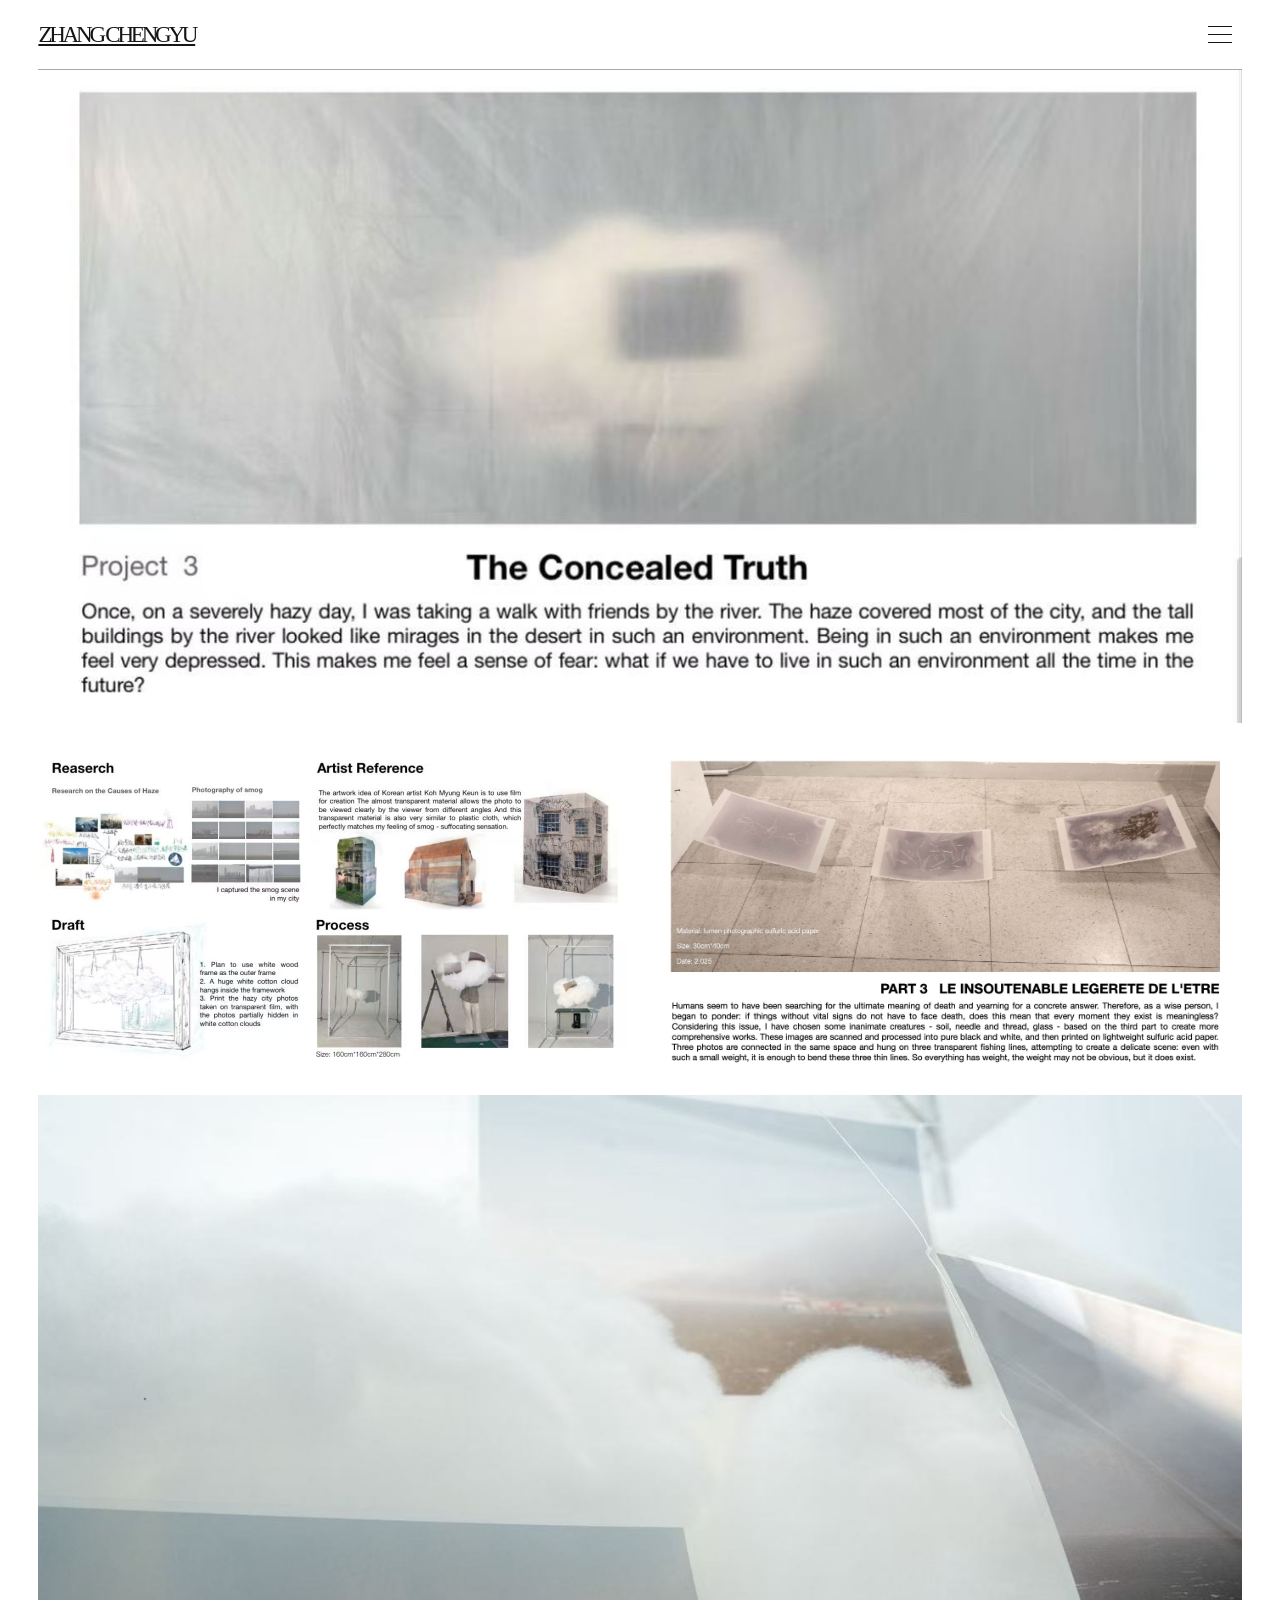
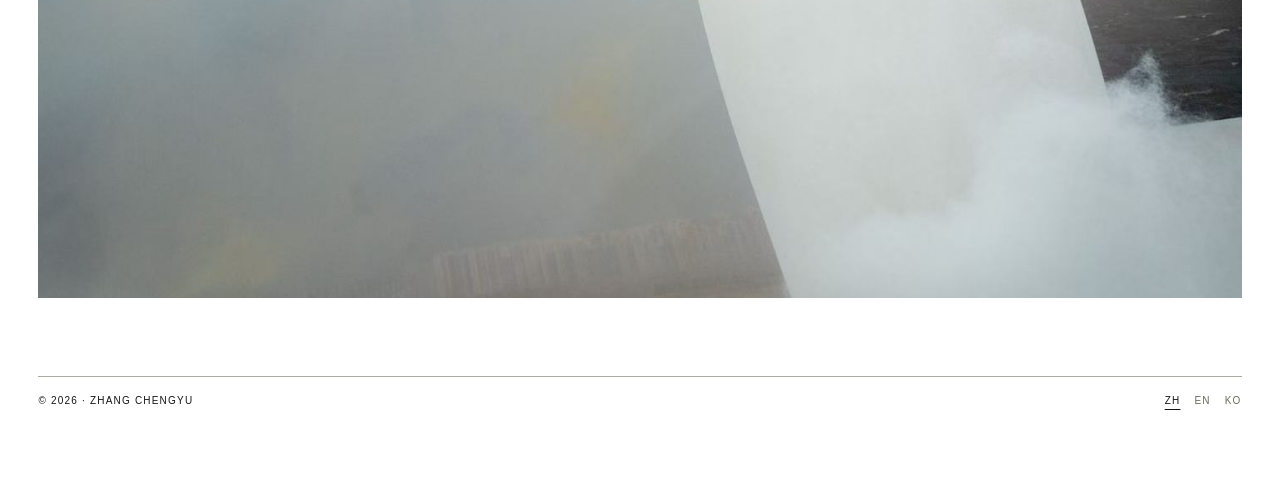
<file: the-concealed-truth/index.html>
<!doctype html><html lang="zh-Hans"><head><meta charset="UTF-8"><meta name="viewport" content="width=device-width, initial-scale=1"><title>被掩饰的真相 – ZHANG CHENGYU</title><link rel="stylesheet" href="/assets/projects/project.css"></head><body><div class="project-shell"><input type="radio" id="pzh" name="p" checked><input type="radio" id="pen" name="p"><input type="radio" id="pko" name="p"><header class="project-bar"><a class="project-mark" href="/">ZHANG CHENGYU</a><details class="project-menu"><summary aria-label="打开菜单"></summary><nav class="project-menu-panel"><a href="/">首页</a><a href="/works/">作品集</a><a href="/about/">关于</a><a href="/contact/">联系</a></nav></details></header><main class="project-main"><div class="project-lang zh"><p class="project-kicker">Project 3 · 影像装置</p><h1 class="project-title">被掩饰的真相</h1><div class="project-intro"><h2>雾霾、窒息与感知</h2><p>关于雾霾、窒息感与被环境遮蔽的感知。作品把城市中被雾覆盖的景象转化为一处模糊、压迫而持续变化的装置空间。</p></div></div><div class="project-lang en"><p class="project-kicker">Project 3 · Video installation</p><h1 class="project-title">The Concealed Truth</h1><div class="project-intro"><h2>Smog, suffocation and perception</h2><p>Once, on a severely hazy day, the haze covered most of the city. The work turns that obscured landscape into an installation about fear, suffocation and perception.</p></div></div><div class="project-lang ko"><p class="project-kicker">Project 3 · 영상 설치</p><h1 class="project-title">가려진 진실</h1><div class="project-intro"><h2>스모그와 질식감</h2><p>스모그와 질식감, 환경에 의해 가려진 감각에 관한 작품입니다. 흐릿하게 가려진 도시의 풍경을 압박감 있는 설치 공간으로 바꿉니다.</p></div></div><section class="project-gallery"><figure class="wide"><img src="/assets/works/bba762b0b2daf47cc2517e20fa8ee241.jpg" alt="The Concealed Truth project introduction"></figure><figure><img src="/assets/works/aebf4c2dc1adb55ccd4f8b6a94d29722.jpg" alt="Research and artist reference"></figure><figure><img src="/assets/works/e0f6d31f82367db8b9fbfbba6e132b9b.jpg" alt="Photographic work"></figure><figure class="wide"><img src="/assets/works/acb55ee51a39050c38c4ffed6ad868b8.jpg" alt="The Concealed Truth installation"></figure></section></main><footer class="project-foot"><span>© 2026 · ZHANG CHENGYU</span><span class="project-langs"><label for="pzh">ZH</label><label for="pen">EN</label><label for="pko">KO</label></span></footer></div></body></html>
</file>
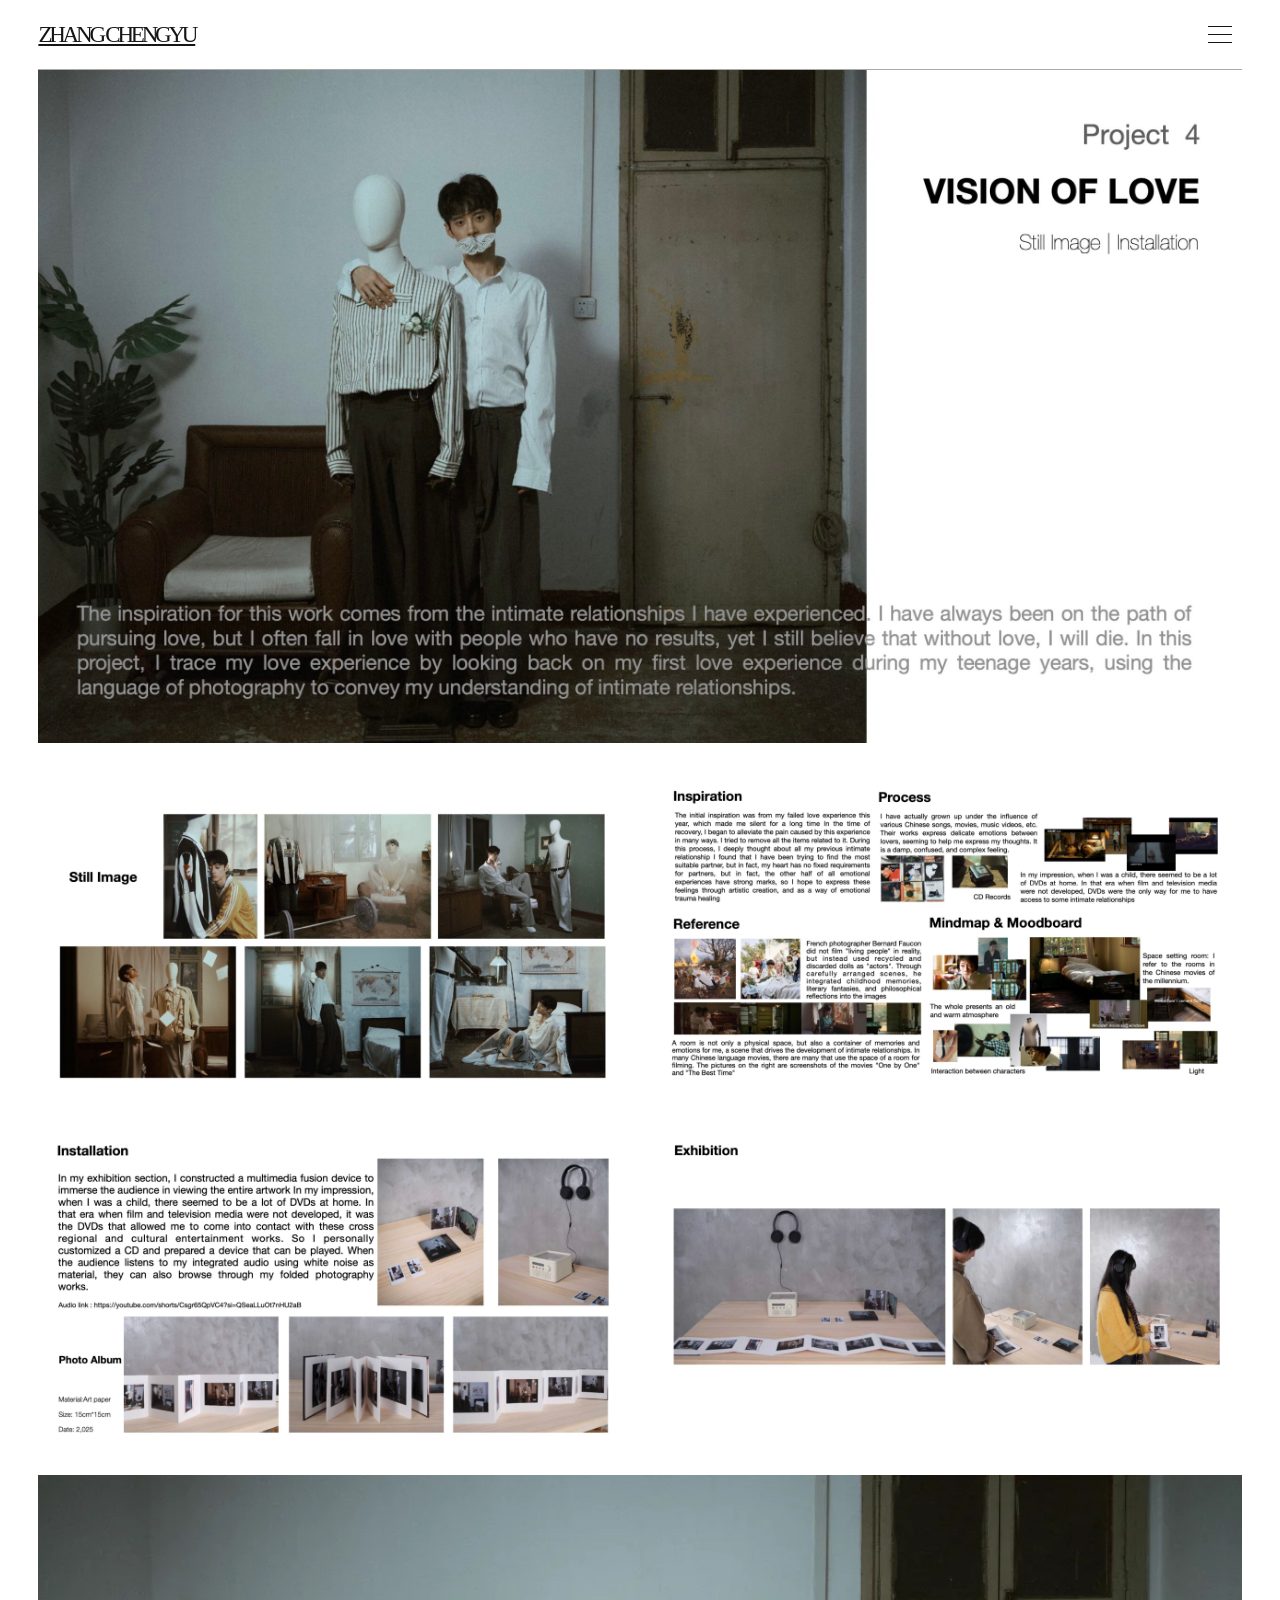
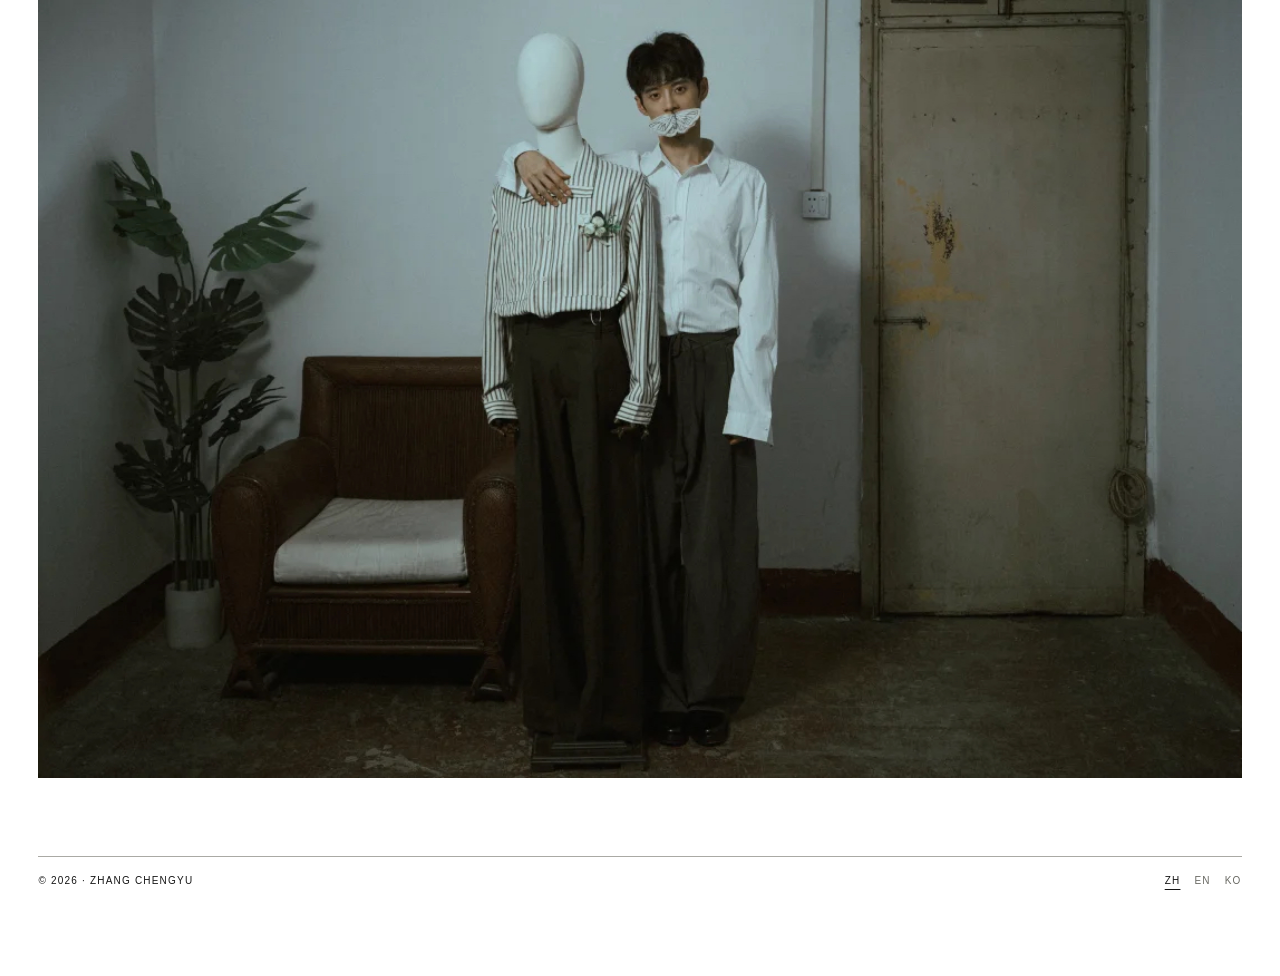
<file: vision-of-love-2/index.html>
<!doctype html><html lang="zh-Hans"><head><meta charset="UTF-8"><meta name="viewport" content="width=device-width, initial-scale=1"><title>爱情愿景 – ZHANG CHENGYU</title><link rel="stylesheet" href="/assets/projects/project.css"></head><body><div class="project-shell"><input type="radio" id="pzh" name="p" checked><input type="radio" id="pen" name="p"><input type="radio" id="pko" name="p"><header class="project-bar"><a class="project-mark" href="/">ZHANG CHENGYU</a><details class="project-menu"><summary aria-label="打开菜单"></summary><nav class="project-menu-panel"><a href="/">首页</a><a href="/works/">作品集</a><a href="/about/">关于</a><a href="/contact/">联系</a></nav></details></header><main class="project-main"><div class="project-lang zh"><p class="project-kicker">Project 4 · 静态影像 · 装置 · 2025</p><h1 class="project-title">爱情愿景</h1><div class="project-intro"><h2>亲密关系的情感现场</h2><p>以房间、唱片与摄影折叠成一处关于亲密关系的情感现场。作品回望青春时期的初恋经验，用影像记录爱与关系的距离。</p></div></div><div class="project-lang en"><p class="project-kicker">Project 4 · Still image · Installation · 2025</p><h1 class="project-title">Vision of Love</h1><div class="project-intro"><h2>An emotional scene of intimacy</h2><p>Rooms, records and photographs are folded into an emotional scene about intimacy. Looking back at a first love, the work uses photography to trace the distance between people.</p></div></div><div class="project-lang ko"><p class="project-kicker">Project 4 · 정지 이미지 · 설치 · 2025</p><h1 class="project-title">사랑의 비전</h1><div class="project-intro"><h2>친밀함에 관한 감정의 장면</h2><p>방과 레코드, 사진을 접어 친밀함에 관한 감정의 장면을 만듭니다. 첫사랑의 기억을 돌아보며 사람 사이의 거리를 기록합니다.</p></div></div><section class="project-gallery"><figure class="wide"><img src="/assets/works/vision-of-love-cover-scaled.jpg" alt="Vision of Love cover"></figure><figure><img src="/assets/works/vision-of-love-still-image-scaled.jpg" alt="Vision of Love still image"></figure><figure><img src="/assets/works/vision-of-love-inspiration-process-scaled.jpg" alt="Vision of Love inspiration and process"></figure><figure><img src="/assets/works/vision-of-love-installation-scaled.jpg" alt="Vision of Love installation"></figure><figure><img src="/assets/works/vision-of-love-exhibition-scaled.jpg" alt="Vision of Love exhibition"></figure><figure class="wide"><img src="/assets/works/vision-of-love.png" alt="Vision of Love image"></figure></section></main><footer class="project-foot"><span>© 2026 · ZHANG CHENGYU</span><span class="project-langs"><label for="pzh">ZH</label><label for="pen">EN</label><label for="pko">KO</label></span></footer></div></body></html>
</file>
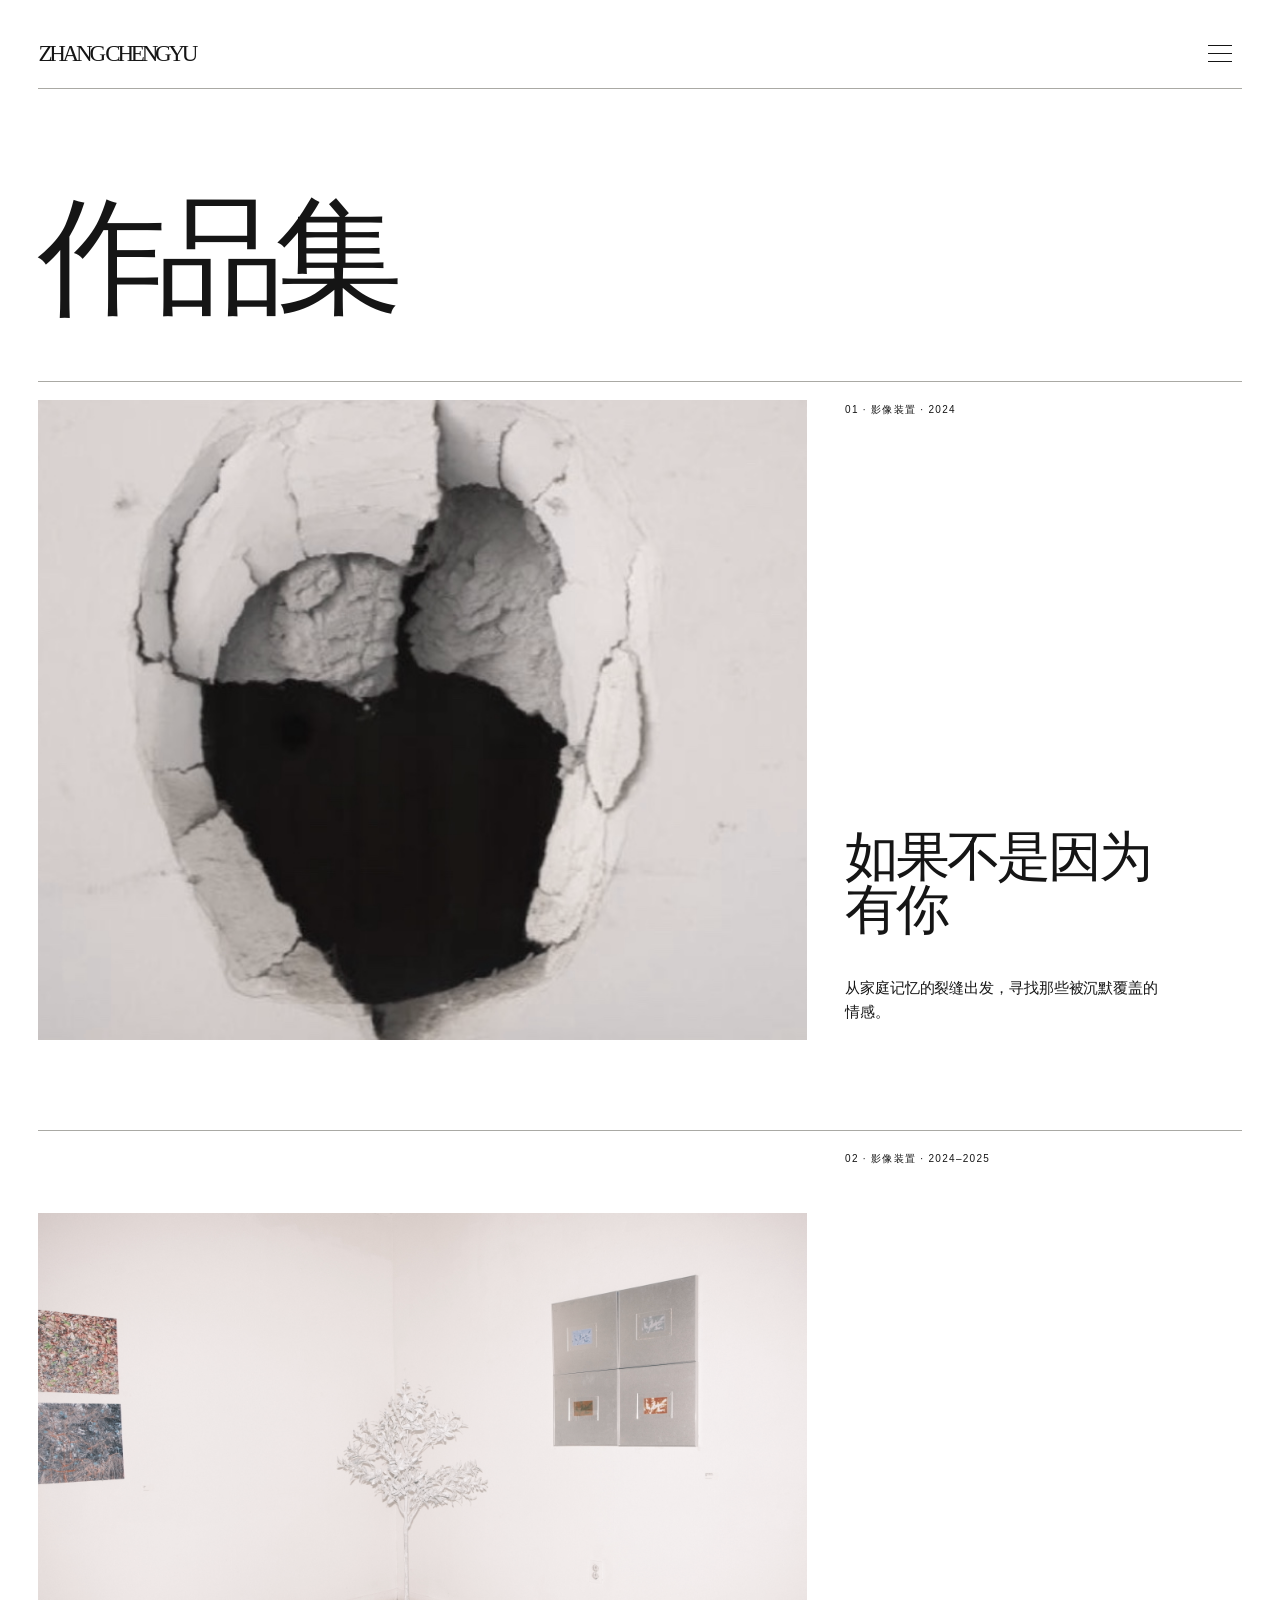
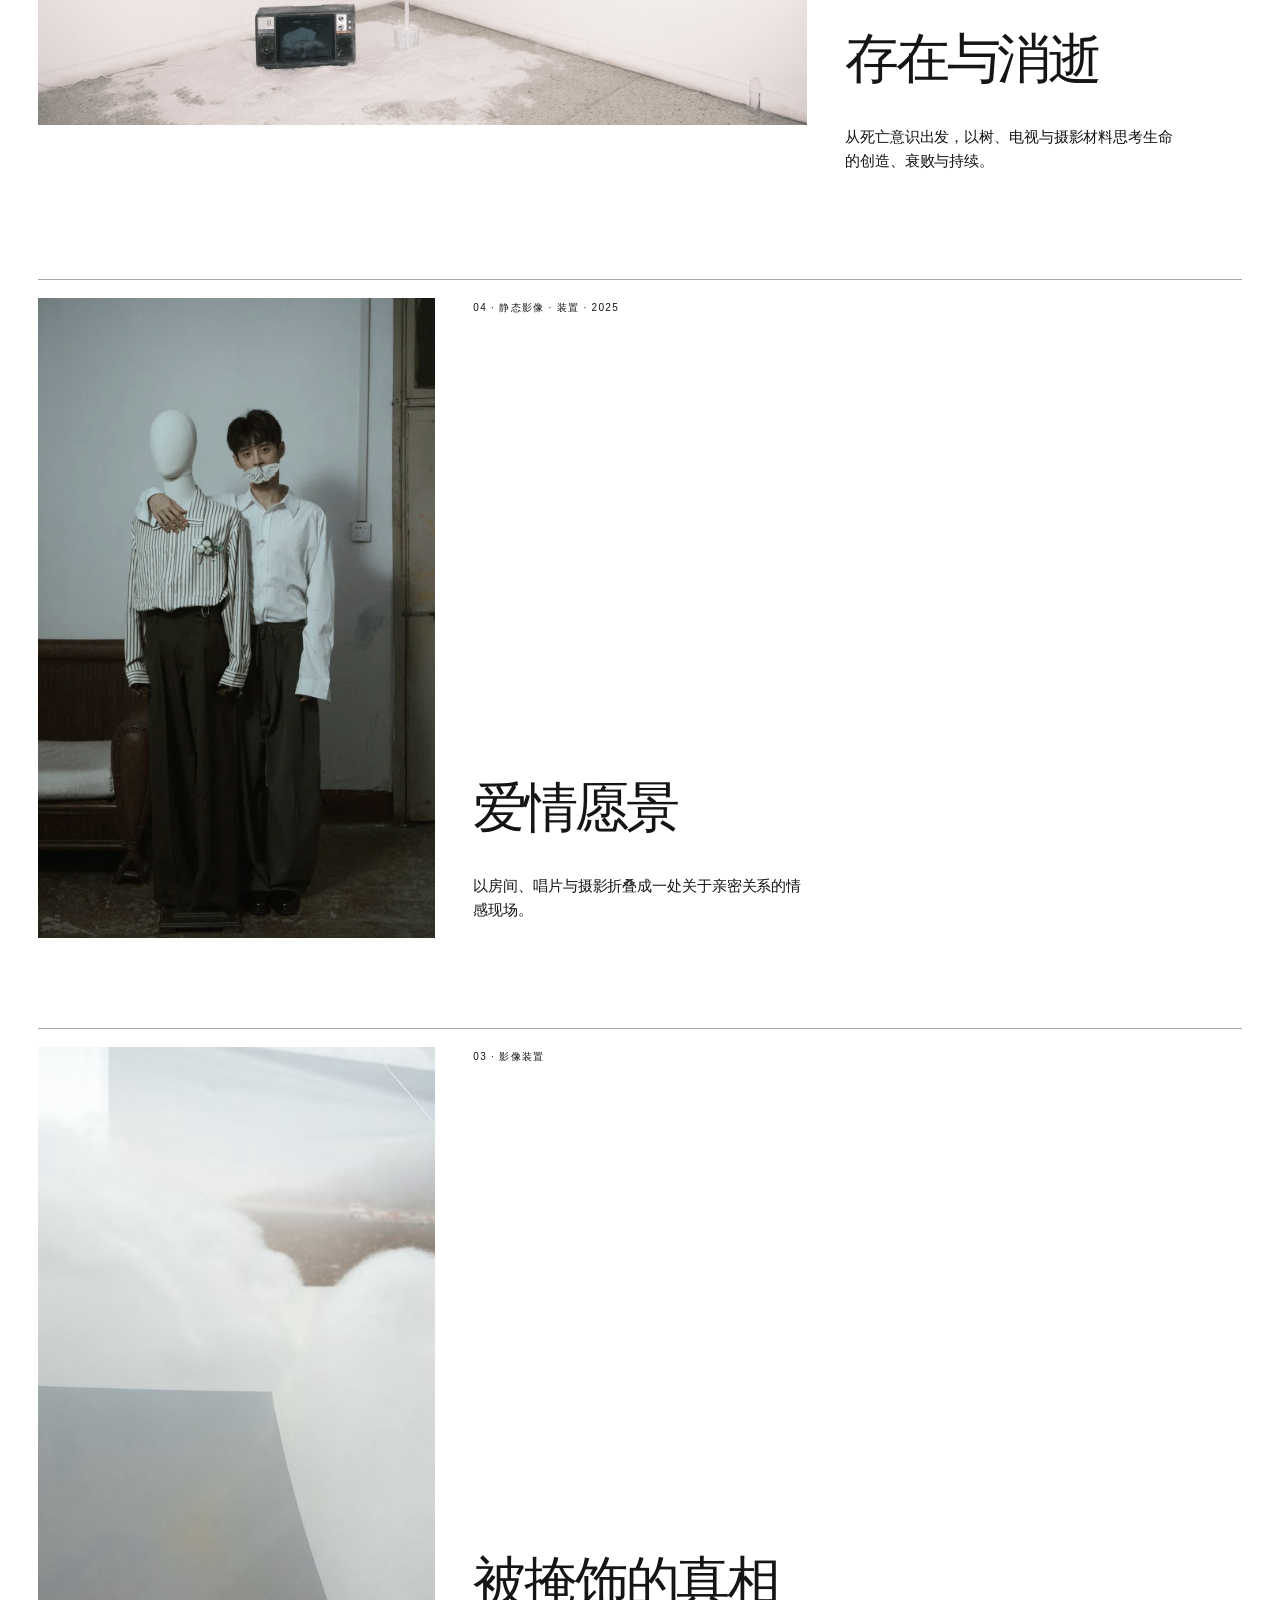
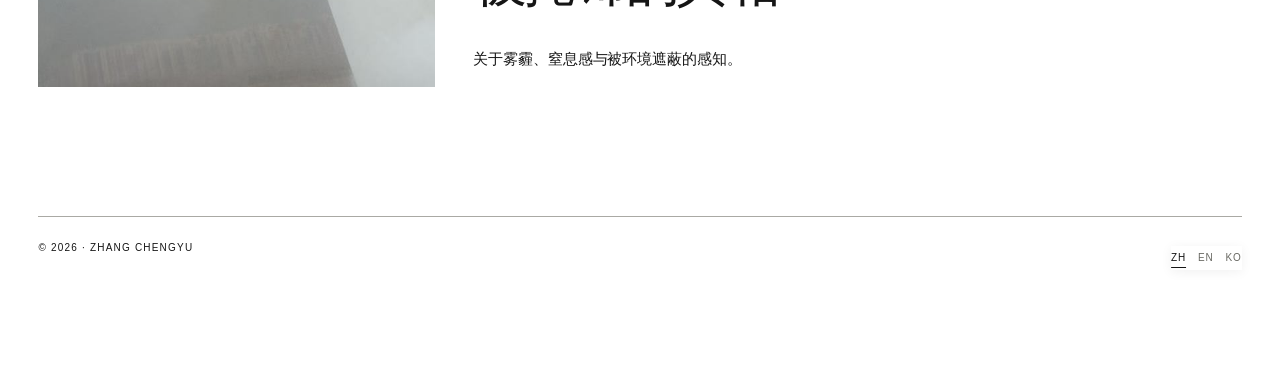
<file: works/index.html>
<html lang="zh-Hans"><head>
	<meta charset="UTF-8">
	<meta name="viewport" content="width=device-width, initial-scale=1">
<meta name="robots" content="max-image-preview:large">
<title>Works – ZHANG CHENGYU</title>
<link rel="alternate" type="application/rss+xml" title="ZHANG CHENGYU » Feed" href="https://rainzhangc.com/feed/">
<link rel="alternate" type="application/rss+xml" title="ZHANG CHENGYU » 评论 Feed" href="https://rainzhangc.com/comments/feed/">
<link rel="alternate" title="oEmbed (JSON)" type="application/json+oembed" href="https://rainzhangc.com/wp-json/oembed/1.0/embed?url=https%3A%2F%2Frainzhangc.com%2Fworks%2F">
<link rel="alternate" title="oEmbed (XML)" type="text/xml+oembed" href="https://rainzhangc.com/wp-json/oembed/1.0/embed?url=https%3A%2F%2Frainzhangc.com%2Fworks%2F&amp;format=xml">
<style id="wp-img-auto-sizes-contain-inline-css">
img:is([sizes=auto i],[sizes^="auto," i]){contain-intrinsic-size:3000px 1500px}
/*# sourceURL=wp-img-auto-sizes-contain-inline-css */
</style>
<style id="wp-block-post-content-inline-css">
.wp-block-post-content{display:flow-root}
/*# sourceURL=https://rainzhangc.com/wp-includes/blocks/post-content/style.min.css */
</style>
<style id="wp-emoji-styles-inline-css">

	img.wp-smiley, img.emoji {
		display: inline !important;
		border: none !important;
		box-shadow: none !important;
		height: 1em !important;
		width: 1em !important;
		margin: 0 0.07em !important;
		vertical-align: -0.1em !important;
		background: none !important;
		padding: 0 !important;
	}
/*# sourceURL=wp-emoji-styles-inline-css */
</style>
<style id="wp-block-library-inline-css">
:root{--wp-block-synced-color:#7a00df;--wp-block-synced-color--rgb:122,0,223;--wp-bound-block-color:var(--wp-block-synced-color);--wp-editor-canvas-background:#ddd;--wp-admin-theme-color:#007cba;--wp-admin-theme-color--rgb:0,124,186;--wp-admin-theme-color-darker-10:#006ba1;--wp-admin-theme-color-darker-10--rgb:0,107,160.5;--wp-admin-theme-color-darker-20:#005a87;--wp-admin-theme-color-darker-20--rgb:0,90,135;--wp-admin-border-width-focus:2px}@media (min-resolution:192dpi){:root{--wp-admin-border-width-focus:1.5px}}.wp-element-button{cursor:pointer}:root .has-very-light-gray-background-color{background-color:#eee}:root .has-very-dark-gray-background-color{background-color:#313131}:root .has-very-light-gray-color{color:#eee}:root .has-very-dark-gray-color{color:#313131}:root .has-vivid-green-cyan-to-vivid-cyan-blue-gradient-background{background:linear-gradient(135deg,#00d084,#0693e3)}:root .has-purple-crush-gradient-background{background:linear-gradient(135deg,#34e2e4,#4721fb 50%,#ab1dfe)}:root .has-hazy-dawn-gradient-background{background:linear-gradient(135deg,#faaca8,#dad0ec)}:root .has-subdued-olive-gradient-background{background:linear-gradient(135deg,#fafae1,#67a671)}:root .has-atomic-cream-gradient-background{background:linear-gradient(135deg,#fdd79a,#004a59)}:root .has-nightshade-gradient-background{background:linear-gradient(135deg,#330968,#31cdcf)}:root .has-midnight-gradient-background{background:linear-gradient(135deg,#020381,#2874fc)}:root{--wp--preset--font-size--normal:16px;--wp--preset--font-size--huge:42px}.has-regular-font-size{font-size:1em}.has-larger-font-size{font-size:2.625em}.has-normal-font-size{font-size:var(--wp--preset--font-size--normal)}.has-huge-font-size{font-size:var(--wp--preset--font-size--huge)}:root .has-text-align-center{text-align:center}:root .has-text-align-left{text-align:left}:root .has-text-align-right{text-align:right}.has-fit-text{white-space:nowrap!important}#end-resizable-editor-section{display:none}.aligncenter{clear:both}.items-justified-left{justify-content:flex-start}.items-justified-center{justify-content:center}.items-justified-right{justify-content:flex-end}.items-justified-space-between{justify-content:space-between}.screen-reader-text{word-wrap:normal!important;border:0;clip-path:inset(50%);height:1px;margin:-1px;overflow:hidden;padding:0;position:absolute;width:1px}.screen-reader-text:focus{background-color:#ddd;clip-path:none;color:#444;display:block;font-size:1em;height:auto;left:5px;line-height:normal;padding:15px 23px 14px;text-decoration:none;top:5px;width:auto;z-index:100000}html :where(.has-border-color){border-style:solid}html :where([style*=border-color]){border-style:solid}html :where([style*=border-top-color]){border-top-style:solid}html :where([style*=border-right-color]){border-right-style:solid}html :where([style*=border-bottom-color]){border-bottom-style:solid}html :where([style*=border-left-color]){border-left-style:solid}html :where([style*=border-width]){border-style:solid}html :where([style*=border-top-width]){border-top-style:solid}html :where([style*=border-right-width]){border-right-style:solid}html :where([style*=border-bottom-width]){border-bottom-style:solid}html :where([style*=border-left-width]){border-left-style:solid}html :where(img[class*=wp-image-]){height:auto;max-width:100%}:where(figure){margin:0 0 1em}html :where(.is-position-sticky){--wp-admin--admin-bar--position-offset:var(--wp-admin--admin-bar--height,0px)}@media screen and (max-width:600px){html :where(.is-position-sticky){--wp-admin--admin-bar--position-offset:0px}}
/*# sourceURL=/wp-includes/css/dist/block-library/common.min.css */
</style>
<style id="global-styles-inline-css">
:root{--wp--preset--aspect-ratio--square: 1;--wp--preset--aspect-ratio--4-3: 4/3;--wp--preset--aspect-ratio--3-4: 3/4;--wp--preset--aspect-ratio--3-2: 3/2;--wp--preset--aspect-ratio--2-3: 2/3;--wp--preset--aspect-ratio--16-9: 16/9;--wp--preset--aspect-ratio--9-16: 9/16;--wp--preset--color--black: #000000;--wp--preset--color--cyan-bluish-gray: #abb8c3;--wp--preset--color--white: #ffffff;--wp--preset--color--pale-pink: #f78da7;--wp--preset--color--vivid-red: #cf2e2e;--wp--preset--color--luminous-vivid-orange: #ff6900;--wp--preset--color--luminous-vivid-amber: #fcb900;--wp--preset--color--light-green-cyan: #7bdcb5;--wp--preset--color--vivid-green-cyan: #00d084;--wp--preset--color--pale-cyan-blue: #8ed1fc;--wp--preset--color--vivid-cyan-blue: #0693e3;--wp--preset--color--vivid-purple: #9b51e0;--wp--preset--color--base: #FFFFFF;--wp--preset--color--contrast: #111111;--wp--preset--color--accent-1: #FFEE58;--wp--preset--color--accent-2: #F6CFF4;--wp--preset--color--accent-3: #503AA8;--wp--preset--color--accent-4: #686868;--wp--preset--color--accent-5: #FBFAF3;--wp--preset--color--accent-6: color-mix(in srgb, currentColor 20%, transparent);--wp--preset--gradient--vivid-cyan-blue-to-vivid-purple: linear-gradient(135deg,rgb(6,147,227) 0%,rgb(155,81,224) 100%);--wp--preset--gradient--light-green-cyan-to-vivid-green-cyan: linear-gradient(135deg,rgb(122,220,180) 0%,rgb(0,208,130) 100%);--wp--preset--gradient--luminous-vivid-amber-to-luminous-vivid-orange: linear-gradient(135deg,rgb(252,185,0) 0%,rgb(255,105,0) 100%);--wp--preset--gradient--luminous-vivid-orange-to-vivid-red: linear-gradient(135deg,rgb(255,105,0) 0%,rgb(207,46,46) 100%);--wp--preset--gradient--very-light-gray-to-cyan-bluish-gray: linear-gradient(135deg,rgb(238,238,238) 0%,rgb(169,184,195) 100%);--wp--preset--gradient--cool-to-warm-spectrum: linear-gradient(135deg,rgb(74,234,220) 0%,rgb(151,120,209) 20%,rgb(207,42,186) 40%,rgb(238,44,130) 60%,rgb(251,105,98) 80%,rgb(254,248,76) 100%);--wp--preset--gradient--blush-light-purple: linear-gradient(135deg,rgb(255,206,236) 0%,rgb(152,150,240) 100%);--wp--preset--gradient--blush-bordeaux: linear-gradient(135deg,rgb(254,205,165) 0%,rgb(254,45,45) 50%,rgb(107,0,62) 100%);--wp--preset--gradient--luminous-dusk: linear-gradient(135deg,rgb(255,203,112) 0%,rgb(199,81,192) 50%,rgb(65,88,208) 100%);--wp--preset--gradient--pale-ocean: linear-gradient(135deg,rgb(255,245,203) 0%,rgb(182,227,212) 50%,rgb(51,167,181) 100%);--wp--preset--gradient--electric-grass: linear-gradient(135deg,rgb(202,248,128) 0%,rgb(113,206,126) 100%);--wp--preset--gradient--midnight: linear-gradient(135deg,rgb(2,3,129) 0%,rgb(40,116,252) 100%);--wp--preset--font-size--small: 0.875rem;--wp--preset--font-size--medium: clamp(1rem, 1rem + ((1vw - 0.2rem) * 0.196), 1.125rem);--wp--preset--font-size--large: clamp(1.125rem, 1.125rem + ((1vw - 0.2rem) * 0.392), 1.375rem);--wp--preset--font-size--x-large: clamp(1.75rem, 1.75rem + ((1vw - 0.2rem) * 0.392), 2rem);--wp--preset--font-size--xx-large: clamp(2.15rem, 2.15rem + ((1vw - 0.2rem) * 1.333), 3rem);--wp--preset--font-family--manrope: Manrope, sans-serif;--wp--preset--font-family--fira-code: "Fira Code", monospace;--wp--preset--spacing--20: 10px;--wp--preset--spacing--30: 20px;--wp--preset--spacing--40: 30px;--wp--preset--spacing--50: clamp(30px, 5vw, 50px);--wp--preset--spacing--60: clamp(30px, 7vw, 70px);--wp--preset--spacing--70: clamp(50px, 7vw, 90px);--wp--preset--spacing--80: clamp(70px, 10vw, 140px);--wp--preset--shadow--natural: 6px 6px 9px rgba(0, 0, 0, 0.2);--wp--preset--shadow--deep: 12px 12px 50px rgba(0, 0, 0, 0.4);--wp--preset--shadow--sharp: 6px 6px 0px rgba(0, 0, 0, 0.2);--wp--preset--shadow--outlined: 6px 6px 0px -3px rgb(255, 255, 255), 6px 6px rgb(0, 0, 0);--wp--preset--shadow--crisp: 6px 6px 0px rgb(0, 0, 0);}:root { --wp--style--global--content-size: 645px;--wp--style--global--wide-size: 1340px; }:where(body) { margin: 0; }.wp-site-blocks { padding-top: var(--wp--style--root--padding-top); padding-bottom: var(--wp--style--root--padding-bottom); }.has-global-padding { padding-right: var(--wp--style--root--padding-right); padding-left: var(--wp--style--root--padding-left); }.has-global-padding > .alignfull { margin-right: calc(var(--wp--style--root--padding-right) * -1); margin-left: calc(var(--wp--style--root--padding-left) * -1); }.has-global-padding :where(:not(.alignfull.is-layout-flow) > .has-global-padding:not(.wp-block-block, .alignfull)) { padding-right: 0; padding-left: 0; }.has-global-padding :where(:not(.alignfull.is-layout-flow) > .has-global-padding:not(.wp-block-block, .alignfull)) > .alignfull { margin-left: 0; margin-right: 0; }.wp-site-blocks > .alignleft { float: left; margin-right: 2em; }.wp-site-blocks > .alignright { float: right; margin-left: 2em; }.wp-site-blocks > .aligncenter { justify-content: center; margin-left: auto; margin-right: auto; }:where(.wp-site-blocks) > * { margin-block-start: 1.2rem; margin-block-end: 0; }:where(.wp-site-blocks) > :first-child { margin-block-start: 0; }:where(.wp-site-blocks) > :last-child { margin-block-end: 0; }:root { --wp--style--block-gap: 1.2rem; }:root :where(.is-layout-flow) > :first-child{margin-block-start: 0;}:root :where(.is-layout-flow) > :last-child{margin-block-end: 0;}:root :where(.is-layout-flow) > *{margin-block-start: 1.2rem;margin-block-end: 0;}:root :where(.is-layout-constrained) > :first-child{margin-block-start: 0;}:root :where(.is-layout-constrained) > :last-child{margin-block-end: 0;}:root :where(.is-layout-constrained) > *{margin-block-start: 1.2rem;margin-block-end: 0;}:root :where(.is-layout-flex){gap: 1.2rem;}:root :where(.is-layout-grid){gap: 1.2rem;}.is-layout-flow > .alignleft{float: left;margin-inline-start: 0;margin-inline-end: 2em;}.is-layout-flow > .alignright{float: right;margin-inline-start: 2em;margin-inline-end: 0;}.is-layout-flow > .aligncenter{margin-left: auto !important;margin-right: auto !important;}.is-layout-constrained > .alignleft{float: left;margin-inline-start: 0;margin-inline-end: 2em;}.is-layout-constrained > .alignright{float: right;margin-inline-start: 2em;margin-inline-end: 0;}.is-layout-constrained > .aligncenter{margin-left: auto !important;margin-right: auto !important;}.is-layout-constrained > :where(:not(.alignleft):not(.alignright):not(.alignfull)){max-width: var(--wp--style--global--content-size);margin-left: auto !important;margin-right: auto !important;}.is-layout-constrained > .alignwide{max-width: var(--wp--style--global--wide-size);}body .is-layout-flex{display: flex;}.is-layout-flex{flex-wrap: wrap;align-items: center;}.is-layout-flex > :is(*, div){margin: 0;}body .is-layout-grid{display: grid;}.is-layout-grid > :is(*, div){margin: 0;}body{background-color: var(--wp--preset--color--base);color: var(--wp--preset--color--contrast);font-family: var(--wp--preset--font-family--manrope);font-size: var(--wp--preset--font-size--large);font-weight: 300;letter-spacing: -0.1px;line-height: 1.4;--wp--style--root--padding-top: 0px;--wp--style--root--padding-right: var(--wp--preset--spacing--50);--wp--style--root--padding-bottom: 0px;--wp--style--root--padding-left: var(--wp--preset--spacing--50);}a:where(:not(.wp-element-button)){color: currentColor;}:root :where(a:where(:not(.wp-element-button)):hover){text-decoration: none;}h1, h2, h3, h4, h5, h6{font-weight: 400;letter-spacing: -0.1px;line-height: 1.125;}h1{font-size: var(--wp--preset--font-size--xx-large);}h2{font-size: var(--wp--preset--font-size--x-large);}h3{font-size: var(--wp--preset--font-size--large);}h4{font-size: var(--wp--preset--font-size--medium);}h5{font-size: var(--wp--preset--font-size--small);letter-spacing: 0.5px;}h6{font-size: var(--wp--preset--font-size--small);font-weight: 700;letter-spacing: 1.4px;text-transform: uppercase;}:root :where(.wp-element-button, .wp-block-button__link){background-color: var(--wp--preset--color--contrast);border-width: 0;color: var(--wp--preset--color--base);font-family: inherit;font-size: var(--wp--preset--font-size--medium);font-style: inherit;font-weight: inherit;letter-spacing: inherit;line-height: inherit;padding-top: 1rem;padding-right: 2.25rem;padding-bottom: 1rem;padding-left: 2.25rem;text-decoration: none;text-transform: inherit;}:root :where(.wp-element-button:hover, .wp-block-button__link:hover){background-color: color-mix(in srgb, var(--wp--preset--color--contrast) 85%, transparent);border-color: transparent;color: var(--wp--preset--color--base);}:root :where(.wp-element-button:focus, .wp-block-button__link:focus){outline-color: var(--wp--preset--color--accent-4);outline-offset: 2px;}:root :where(.wp-element-caption, .wp-block-audio figcaption, .wp-block-embed figcaption, .wp-block-gallery figcaption, .wp-block-image figcaption, .wp-block-table figcaption, .wp-block-video figcaption){font-size: var(--wp--preset--font-size--small);line-height: 1.4;}.has-black-color{color: var(--wp--preset--color--black) !important;}.has-cyan-bluish-gray-color{color: var(--wp--preset--color--cyan-bluish-gray) !important;}.has-white-color{color: var(--wp--preset--color--white) !important;}.has-pale-pink-color{color: var(--wp--preset--color--pale-pink) !important;}.has-vivid-red-color{color: var(--wp--preset--color--vivid-red) !important;}.has-luminous-vivid-orange-color{color: var(--wp--preset--color--luminous-vivid-orange) !important;}.has-luminous-vivid-amber-color{color: var(--wp--preset--color--luminous-vivid-amber) !important;}.has-light-green-cyan-color{color: var(--wp--preset--color--light-green-cyan) !important;}.has-vivid-green-cyan-color{color: var(--wp--preset--color--vivid-green-cyan) !important;}.has-pale-cyan-blue-color{color: var(--wp--preset--color--pale-cyan-blue) !important;}.has-vivid-cyan-blue-color{color: var(--wp--preset--color--vivid-cyan-blue) !important;}.has-vivid-purple-color{color: var(--wp--preset--color--vivid-purple) !important;}.has-base-color{color: var(--wp--preset--color--base) !important;}.has-contrast-color{color: var(--wp--preset--color--contrast) !important;}.has-accent-1-color{color: var(--wp--preset--color--accent-1) !important;}.has-accent-2-color{color: var(--wp--preset--color--accent-2) !important;}.has-accent-3-color{color: var(--wp--preset--color--accent-3) !important;}.has-accent-4-color{color: var(--wp--preset--color--accent-4) !important;}.has-accent-5-color{color: var(--wp--preset--color--accent-5) !important;}.has-accent-6-color{color: var(--wp--preset--color--accent-6) !important;}.has-black-background-color{background-color: var(--wp--preset--color--black) !important;}.has-cyan-bluish-gray-background-color{background-color: var(--wp--preset--color--cyan-bluish-gray) !important;}.has-white-background-color{background-color: var(--wp--preset--color--white) !important;}.has-pale-pink-background-color{background-color: var(--wp--preset--color--pale-pink) !important;}.has-vivid-red-background-color{background-color: var(--wp--preset--color--vivid-red) !important;}.has-luminous-vivid-orange-background-color{background-color: var(--wp--preset--color--luminous-vivid-orange) !important;}.has-luminous-vivid-amber-background-color{background-color: var(--wp--preset--color--luminous-vivid-amber) !important;}.has-light-green-cyan-background-color{background-color: var(--wp--preset--color--light-green-cyan) !important;}.has-vivid-green-cyan-background-color{background-color: var(--wp--preset--color--vivid-green-cyan) !important;}.has-pale-cyan-blue-background-color{background-color: var(--wp--preset--color--pale-cyan-blue) !important;}.has-vivid-cyan-blue-background-color{background-color: var(--wp--preset--color--vivid-cyan-blue) !important;}.has-vivid-purple-background-color{background-color: var(--wp--preset--color--vivid-purple) !important;}.has-base-background-color{background-color: var(--wp--preset--color--base) !important;}.has-contrast-background-color{background-color: var(--wp--preset--color--contrast) !important;}.has-accent-1-background-color{background-color: var(--wp--preset--color--accent-1) !important;}.has-accent-2-background-color{background-color: var(--wp--preset--color--accent-2) !important;}.has-accent-3-background-color{background-color: var(--wp--preset--color--accent-3) !important;}.has-accent-4-background-color{background-color: var(--wp--preset--color--accent-4) !important;}.has-accent-5-background-color{background-color: var(--wp--preset--color--accent-5) !important;}.has-accent-6-background-color{background-color: var(--wp--preset--color--accent-6) !important;}.has-black-border-color{border-color: var(--wp--preset--color--black) !important;}.has-cyan-bluish-gray-border-color{border-color: var(--wp--preset--color--cyan-bluish-gray) !important;}.has-white-border-color{border-color: var(--wp--preset--color--white) !important;}.has-pale-pink-border-color{border-color: var(--wp--preset--color--pale-pink) !important;}.has-vivid-red-border-color{border-color: var(--wp--preset--color--vivid-red) !important;}.has-luminous-vivid-orange-border-color{border-color: var(--wp--preset--color--luminous-vivid-orange) !important;}.has-luminous-vivid-amber-border-color{border-color: var(--wp--preset--color--luminous-vivid-amber) !important;}.has-light-green-cyan-border-color{border-color: var(--wp--preset--color--light-green-cyan) !important;}.has-vivid-green-cyan-border-color{border-color: var(--wp--preset--color--vivid-green-cyan) !important;}.has-pale-cyan-blue-border-color{border-color: var(--wp--preset--color--pale-cyan-blue) !important;}.has-vivid-cyan-blue-border-color{border-color: var(--wp--preset--color--vivid-cyan-blue) !important;}.has-vivid-purple-border-color{border-color: var(--wp--preset--color--vivid-purple) !important;}.has-base-border-color{border-color: var(--wp--preset--color--base) !important;}.has-contrast-border-color{border-color: var(--wp--preset--color--contrast) !important;}.has-accent-1-border-color{border-color: var(--wp--preset--color--accent-1) !important;}.has-accent-2-border-color{border-color: var(--wp--preset--color--accent-2) !important;}.has-accent-3-border-color{border-color: var(--wp--preset--color--accent-3) !important;}.has-accent-4-border-color{border-color: var(--wp--preset--color--accent-4) !important;}.has-accent-5-border-color{border-color: var(--wp--preset--color--accent-5) !important;}.has-accent-6-border-color{border-color: var(--wp--preset--color--accent-6) !important;}.has-vivid-cyan-blue-to-vivid-purple-gradient-background{background: var(--wp--preset--gradient--vivid-cyan-blue-to-vivid-purple) !important;}.has-light-green-cyan-to-vivid-green-cyan-gradient-background{background: var(--wp--preset--gradient--light-green-cyan-to-vivid-green-cyan) !important;}.has-luminous-vivid-amber-to-luminous-vivid-orange-gradient-background{background: var(--wp--preset--gradient--luminous-vivid-amber-to-luminous-vivid-orange) !important;}.has-luminous-vivid-orange-to-vivid-red-gradient-background{background: var(--wp--preset--gradient--luminous-vivid-orange-to-vivid-red) !important;}.has-very-light-gray-to-cyan-bluish-gray-gradient-background{background: var(--wp--preset--gradient--very-light-gray-to-cyan-bluish-gray) !important;}.has-cool-to-warm-spectrum-gradient-background{background: var(--wp--preset--gradient--cool-to-warm-spectrum) !important;}.has-blush-light-purple-gradient-background{background: var(--wp--preset--gradient--blush-light-purple) !important;}.has-blush-bordeaux-gradient-background{background: var(--wp--preset--gradient--blush-bordeaux) !important;}.has-luminous-dusk-gradient-background{background: var(--wp--preset--gradient--luminous-dusk) !important;}.has-pale-ocean-gradient-background{background: var(--wp--preset--gradient--pale-ocean) !important;}.has-electric-grass-gradient-background{background: var(--wp--preset--gradient--electric-grass) !important;}.has-midnight-gradient-background{background: var(--wp--preset--gradient--midnight) !important;}.has-small-font-size{font-size: var(--wp--preset--font-size--small) !important;}.has-medium-font-size{font-size: var(--wp--preset--font-size--medium) !important;}.has-large-font-size{font-size: var(--wp--preset--font-size--large) !important;}.has-x-large-font-size{font-size: var(--wp--preset--font-size--x-large) !important;}.has-xx-large-font-size{font-size: var(--wp--preset--font-size--xx-large) !important;}.has-manrope-font-family{font-family: var(--wp--preset--font-family--manrope) !important;}.has-fira-code-font-family{font-family: var(--wp--preset--font-family--fira-code) !important;}/* Portfolio navigation */
#zcpage .bar{grid-template-columns:1fr auto auto!important}
#zcpage nav,.zcp nav,.zca nav,.zcc nav{display:block!important;position:relative;width:26px;height:18px;margin-right:55px;cursor:pointer;font-size:0!important;background:linear-gradient(currentColor,currentColor) center 1px/26px 1px no-repeat,linear-gradient(currentColor,currentColor) center 9px/26px 1px no-repeat,linear-gradient(currentColor,currentColor) center 17px/26px 1px no-repeat}
#zcpage nav{margin-right:16px}
/* Language control and edition footer */
#zcpage .switch,.zcp .langs,.zca .langs,.zcc .langs{position:fixed!important;right:22px!important;bottom:22px!important;top:auto!important;z-index:50!important;background:rgba(241,241,237,.94);padding:10px 12px;border:1px solid #aaa9a4;box-shadow:0 2px 12px rgba(0,0,0,.06)}
.zcc .langs{background:rgba(32,33,31,.94);border-color:#777}
#zcpage:after,.zcp:after,.zca:after,.zcc:after{content:"ZHANG CHENGYU · 2026 · VERSION 1.0";display:block;border-top:1px solid currentColor;padding:15px 0 20px;font:10px/1.4 Arial,"PingFang SC","Noto Sans KR",sans-serif;letter-spacing:.12em;margin:0 3vw;color:inherit}
.zcp:after,.zca:after{margin:0}.zcc:after{color:#f1f1ed;border-color:#777}
@media(max-width:700px){#zcpage .switch,.zcp .langs,.zca .langs,.zcc .langs{right:14px!important;bottom:14px!important}#zcpage:after,.zcp:after,.zca:after,.zcc:after{font-size:9px;margin-left:20px;margin-right:20px}}

#zcpage nav>a,.zcp nav>a,.zca nav>a,.zcc nav>a{display:none!important}
#zcpage nav:hover,.zcp nav:hover,.zca nav:hover,.zcc nav:hover{width:150px;height:auto;min-height:150px;padding:15px;background:#f1f1ed;border:1px solid #aaa9a4;z-index:20}
#zcpage nav:hover>a,.zcp nav:hover>a,.zca nav:hover>a,.zcc nav:hover>a{display:block!important;color:#151515!important;font:10px/1 Arial,"PingFang SC","Noto Sans KR",sans-serif!important;letter-spacing:.12em!important;text-decoration:none!important;padding:10px 0}
#zcpage .zh h1,#zcpage .ko h1{font-size:0!important}
#zcpage .zh h1:after,#zcpage .ko h1:after{content:"ZHANG\A CHENGYU";white-space:pre;font:400 clamp(72px,15vw,210px)/.78 Georgia,"Songti SC","Noto Serif KR",serif;letter-spacing:-.08em}
@media(max-width:700px){#zcpage nav,.zcp nav,.zca nav,.zcc nav{margin-right:45px}#zcpage nav{margin-right:14px}#zcpage .zh h1:after,#zcpage .ko h1:after{font-size:19vw}}

.zcp,.zca,.zcc{position:relative!important}

/*# sourceURL=global-styles-inline-css */
</style>
<style id="wp-block-template-skip-link-inline-css">
/*! This file is auto-generated */
.skip-link.screen-reader-text{border:0;clip-path:inset(50%);height:1px;margin:-1px;overflow:hidden;padding:0;position:absolute!important;width:1px;word-wrap:normal!important;word-break:normal!important}.skip-link.screen-reader-text:focus{background-color:#eee;clip-path:none;color:#444;display:block;font-size:1em;height:auto;left:5px;line-height:normal;padding:15px 23px 14px;text-decoration:none;top:5px;width:auto;z-index:100000}
/*# sourceURL=/wp-includes/css/wp-block-template-skip-link.min.css */
</style>
<style id="twentytwentyfive-style-inline-css">
a{text-decoration-thickness:1px!important;text-underline-offset:.1em}:where(.wp-site-blocks :focus){outline-width:2px;outline-style:solid}.wp-block-navigation .wp-block-navigation-submenu .wp-block-navigation-item:not(:last-child){margin-bottom:3px}.wp-block-navigation .wp-block-navigation-item .wp-block-navigation-item__content{outline-offset:4px}.wp-block-navigation .wp-block-navigation-item ul.wp-block-navigation__submenu-container .wp-block-navigation-item__content{outline-offset:0}blockquote,caption,figcaption,h1,h2,h3,h4,h5,h6,p{text-wrap:pretty}.more-link{display:block}:where(pre){overflow-x:auto}
/*# sourceURL=https://rainzhangc.com/wp-content/themes/twentytwentyfive/style.min.css */
</style>
<link rel="https://api.w.org/" href="https://rainzhangc.com/wp-json/"><link rel="alternate" title="JSON" type="application/json" href="https://rainzhangc.com/wp-json/wp/v2/pages/15"><link rel="EditURI" type="application/rsd+xml" title="RSD" href="https://rainzhangc.com/xmlrpc.php?rsd">
<meta name="generator" content="WordPress 7.0.2">
<link rel="canonical" href="https://rainzhangc.com/works/">
<link rel="shortlink" href="https://rainzhangc.com/?p=15">
<style class="wp-fonts-local">
@font-face{font-family:Manrope;font-style:normal;font-weight:200 800;font-display:fallback;src:url('https://rainzhangc.com/wp-content/themes/twentytwentyfive/assets/fonts/manrope/Manrope-VariableFont_wght.woff2') format('woff2');}
@font-face{font-family:"Fira Code";font-style:normal;font-weight:300 700;font-display:fallback;src:url('https://rainzhangc.com/wp-content/themes/twentytwentyfive/assets/fonts/fira-code/FiraCode-VariableFont_wght.woff2') format('woff2');}
</style>
<link rel="icon" href="data:image/svg+xml,%3Csvg%20xmlns%3D%22http%3A%2F%2Fwww.w3.org%2F2000%2Fsvg%22%20data-codex-favicon-badge%3D%22codex-favicon-badge%22%20width%3D%2232%22%20height%3D%2232%22%20viewBox%3D%220%200%2032%2032%22%3E%3Cimage%20href%3D%22data%3Aimage%2Fbmp%3Bbase64%2CiVBORw0KGgoAAAANSUhEUgAAACAAAAAgCAIAAAD8GO2jAAAC9klEQVR4nOxVS0sbURROJpPESl4oapdu4rKhRXBZN0IbUQkqtBIquqhaCu6K2ISKFsHWQLWi1EILSq17C0qwC8E%2FkC61RMhYfOT9Ms%2BZ6UduewmlM3FCXdWzuHO5957z3fN9555h4%2FGw6iqNUV2xXQNUNFZqQxRFtVqNUVXJ6DFMFADQ0wzDkDldwRcBKbYgCFLRK2RA3LLZLJnncjkyIUNNTQ12eV6orb1BklCWARxYlk0mk07nIMcda7Vsc3OzXq8j90ZagUAgGAz19HTPz8%2BlUimsKMsAptFoEomEz%2FcNcMvLS%2B3tdwVBFAS%2Brq5uY%2BPzyMiThoaG4eFBnudlgshnoAmHI6Boff2jw9GfSESwCGaOj3%2FMzb3GmdnZlzbb7XA4iFylNGBkAXR%2Bvx8kOBy9odCpUDIEcrncBweHAwMPnM6H0WiYRJeqN7VUL4IDKIpEIhhNJjPPF0FFfX396ur7sbGnVqt1e3urqakJyuOAlMJyAL%2BTYDEiNO6Oajk8%2FG63d5%2BfB9fWPvT39wEeB34FqoIi%2BBSLRaIh5lB4ctLNcdzQ0KO%2Bvt5oNEqpl4ouB1DuCRiLxbKy8m5r64vNdsvtfn5xkSEPkFKvWAPqgwwMBoPP5%2BvqcqDeNzc%2F2e33Y7EYYQ8jFV9ZBrQXQUMoCXLOzs5GRx93dtoRHYsIihF1jF2ZKmLko%2BP6ZrNlYWFxd%2FdrW1vbxMQz8mjpO8dzi8fjJBsFAGXRzXt7ex7PG7A0MzNlNBozmSzWC4WCwWBZWlo5OvLjPUOkapqdTqdLp1Mu14t0Ou3xvOrouCeKhcbGm2ig6CNe7%2Fbi4lv0D71en8lklAGIJYPn%2BPjE%2Fv4%2B3tfJyen09BR4xzpKiOMCXu8u6EKKWq0WN6Bd%2FU8y%2FlpFRANQsbPjzeehIYOuV1Yq2GVMJmOhUGxpsba23snl8uqSXRaAYoD0khsE1OBw%2BX6JKFU%2Bn5fhR44iojMqUv6vyZRM8S%2BTPmNUuuoSVk2r%2BFd2DfAfAPwEAAD%2F%2FzCdEcQAAAAGSURBVAMAWZXYCLyFlngAAAAASUVORK5CYII%3D%22%20width%3D%2232%22%20height%3D%2232%22%20opacity%3D%220.3%22%20%2F%3E%3Cpath%20d%3D%22M3.04536%204.45259C2.7582%203.60299%203.60299%202.7582%204.45259%203.04536L14.1828%206.33403C15.1637%206.66558%2015.0872%208.08006%2014.0715%208.39045L10.2994%209.54319C9.93919%209.65327%209.65327%209.93919%209.54319%2010.2994L8.39046%2014.0715C8.08007%2015.0872%206.66558%2015.1637%206.33404%2014.1828L3.04536%204.45259Z%22%20fill%3D%22black%22%20stroke%3D%22white%22%20stroke-width%3D%221.5%22%20stroke-linejoin%3D%22round%22%20paint-order%3D%22stroke%20fill%22%20transform%3D%22translate(-2%20-2)%20scale(2.1)%22%20%2F%3E%3C%2Fsvg%3E" sizes="32x32" data-codex-favicon-badge="true" data-codex-original-favicon-href="https://rainzhangc.com/wp-content/uploads/2026/09/site-icon-z-150x150.png">
<link rel="icon" href="data:image/svg+xml,%3Csvg%20xmlns%3D%22http%3A%2F%2Fwww.w3.org%2F2000%2Fsvg%22%20data-codex-favicon-badge%3D%22codex-favicon-badge%22%20width%3D%2232%22%20height%3D%2232%22%20viewBox%3D%220%200%2032%2032%22%3E%3Cimage%20href%3D%22data%3Aimage%2Fbmp%3Bbase64%2CiVBORw0KGgoAAAANSUhEUgAAACAAAAAgCAIAAAD8GO2jAAAC9klEQVR4nOxVS0sbURROJpPESl4oapdu4rKhRXBZN0IbUQkqtBIquqhaCu6K2ISKFsHWQLWi1EILSq17C0qwC8E%2FkC61RMhYfOT9Ms%2BZ6UduewmlM3FCXdWzuHO5957z3fN9555h4%2FGw6iqNUV2xXQNUNFZqQxRFtVqNUVXJ6DFMFADQ0wzDkDldwRcBKbYgCFLRK2RA3LLZLJnncjkyIUNNTQ12eV6orb1BklCWARxYlk0mk07nIMcda7Vsc3OzXq8j90ZagUAgGAz19HTPz8%2BlUimsKMsAptFoEomEz%2FcNcMvLS%2B3tdwVBFAS%2Brq5uY%2BPzyMiThoaG4eFBnudlgshnoAmHI6Boff2jw9GfSESwCGaOj3%2FMzb3GmdnZlzbb7XA4iFylNGBkAXR%2Bvx8kOBy9odCpUDIEcrncBweHAwMPnM6H0WiYRJeqN7VUL4IDKIpEIhhNJjPPF0FFfX396ur7sbGnVqt1e3urqakJyuOAlMJyAL%2BTYDEiNO6Oajk8%2FG63d5%2BfB9fWPvT39wEeB34FqoIi%2BBSLRaIh5lB4ctLNcdzQ0KO%2Bvt5oNEqpl4ouB1DuCRiLxbKy8m5r64vNdsvtfn5xkSEPkFKvWAPqgwwMBoPP5%2BvqcqDeNzc%2F2e33Y7EYYQ8jFV9ZBrQXQUMoCXLOzs5GRx93dtoRHYsIihF1jF2ZKmLko%2BP6ZrNlYWFxd%2FdrW1vbxMQz8mjpO8dzi8fjJBsFAGXRzXt7ex7PG7A0MzNlNBozmSzWC4WCwWBZWlo5OvLjPUOkapqdTqdLp1Mu14t0Ou3xvOrouCeKhcbGm2ig6CNe7%2Fbi4lv0D71en8lklAGIJYPn%2BPjE%2Fv4%2B3tfJyen09BR4xzpKiOMCXu8u6EKKWq0WN6Bd%2FU8y%2FlpFRANQsbPjzeehIYOuV1Yq2GVMJmOhUGxpsba23snl8uqSXRaAYoD0khsE1OBw%2BX6JKFU%2Bn5fhR44iojMqUv6vyZRM8S%2BTPmNUuuoSVk2r%2BFd2DfAfAPwEAAD%2F%2FzCdEcQAAAAGSURBVAMAWZXYCLyFlngAAAAASUVORK5CYII%3D%22%20width%3D%2232%22%20height%3D%2232%22%20opacity%3D%220.3%22%20%2F%3E%3Cpath%20d%3D%22M3.04536%204.45259C2.7582%203.60299%203.60299%202.7582%204.45259%203.04536L14.1828%206.33403C15.1637%206.66558%2015.0872%208.08006%2014.0715%208.39045L10.2994%209.54319C9.93919%209.65327%209.65327%209.93919%209.54319%2010.2994L8.39046%2014.0715C8.08007%2015.0872%206.66558%2015.1637%206.33404%2014.1828L3.04536%204.45259Z%22%20fill%3D%22black%22%20stroke%3D%22white%22%20stroke-width%3D%221.5%22%20stroke-linejoin%3D%22round%22%20paint-order%3D%22stroke%20fill%22%20transform%3D%22translate(-2%20-2)%20scale(2.1)%22%20%2F%3E%3C%2Fsvg%3E" sizes="192x192" data-codex-favicon-badge="true" data-codex-original-favicon-href="https://rainzhangc.com/wp-content/uploads/2026/09/site-icon-z-300x300.png">
<link rel="apple-touch-icon" href="https://rainzhangc.com/wp-content/uploads/2026/09/site-icon-z-300x300.png">
<meta name="msapplication-TileImage" content="https://rainzhangc.com/wp-content/uploads/2026/09/site-icon-z-300x300.png">
</head>

<body class="wp-singular page-template-default page page-id-15 wp-embed-responsive wp-theme-twentytwentyfive">

<a class="skip-link screen-reader-text" id="wp-skip-link" href="#wp--skip-link--target">跳至内容</a><div class="wp-site-blocks"><div class="entry-content alignfull wp-block-post-content is-layout-flow wp-block-post-content-is-layout-flow">
<style>
.zcp{position:relative;background:#fff;color:#151515;font-family:Arial,"PingFang SC","Noto Sans KR",sans-serif;padding:0 3vw 90px;min-height:100vh}.zcp *{box-sizing:border-box}.zcp input{position:absolute;opacity:0;pointer-events:none}.zcp .bar{height:70px;border-bottom:1px solid #aaa9a4;display:flex;align-items:center;justify-content:space-between;position:relative}.zcp .mark{font:23px Georgia,serif;letter-spacing:-.14em}.zcp .zc-menu{position:absolute;right:0;top:50%;transform:translateY(-50%);z-index:10}.zcp .zc-menu>summary{list-style:none;width:44px;height:44px;cursor:pointer;background:linear-gradient(currentColor,currentColor) center 13px/24px 1px no-repeat,linear-gradient(currentColor,currentColor) center 21px/24px 1px no-repeat,linear-gradient(currentColor,currentColor) center 29px/24px 1px no-repeat}.zcp .zc-menu>summary::-webkit-details-marker{display:none}.zcp .zc-menu-panel{position:absolute;right:0;top:52px;display:flex;flex-direction:column;min-width:180px;padding:10px;background:#fff;border:1px solid #aaa9a4}.zcp .zc-menu:not([open]) .zc-menu-panel{display:none}.zcp .zc-menu-panel a{padding:12px 14px;color:inherit;text-decoration:none;white-space:nowrap}.zcp .zc-menu-panel a:hover{background:#eee}.zcp .lang{display:none!important}.zcp #wzh:checked~.zh,.zcp #wen:checked~.en,.zcp #wko:checked~.ko{display:block!important}.zcp h1{font:400 clamp(52px,10vw,145px)/.82 Georgia,"Songti SC","Noto Serif KR",serif;letter-spacing:-.075em;margin:13vh 0 70px}.zcp article{display:grid;grid-template-columns:1.55fr .8fr;gap:3vw;border-top:1px solid #aaa9a4;padding:18px 0 65px;margin-top:25px}.zcp article.r{grid-template-columns:.8fr 1.55fr}.zcp article.r .pic{order:2}.zcp .pic{height:min(60vw,640px);background:#fff;overflow:hidden}.zcp img{width:100%;height:100%;display:block;object-fit:cover;filter:saturate(.72)}.zcp .project-cover{display:block;color:inherit;text-decoration:none}.zcp .project-cover img{transition:opacity .2s ease}.zcp .project-cover:hover img{opacity:.88}.zcp .pic img[alt="存在与消逝"],.zcp .pic img[alt="Being and Passing Away"],.zcp .pic img[alt="존재와 소멸"]{object-fit:contain;background:#fff}.zcp .meta{font-size:10px;letter-spacing:.13em;margin:3px 0}.zcp h2{font:400 clamp(32px,4.2vw,60px)/.98 Georgia,"Songti SC","Noto Serif KR",serif;letter-spacing:-.06em;margin:auto 0 24px}.zcp h2 a{color:inherit;text-decoration:none}.zcp .copy{display:flex;flex-direction:column}.zcp .desc{font-size:15px;line-height:1.65;max-width:340px}.zcp .zc-foot{position:relative;display:flex;align-items:center;min-height:72px;margin-top:64px;padding:18px 140px 28px 0;border-top:1px solid #aaa9a4;color:#151515;font:10px/1.4 Arial,"PingFang SC","Noto Sans KR",sans-serif;letter-spacing:.12em;text-transform:uppercase}.zcp .zc-foot .langs{position:absolute;right:0;bottom:18px;display:flex;gap:12px;margin:0;padding:0;background:transparent;border:0;font:10px/1.4 Arial,"PingFang SC","Noto Sans KR",sans-serif;letter-spacing:.08em}.zcp .zc-foot .langs label{display:block;min-width:0;min-height:0;padding:5px 0;color:#686862;cursor:pointer;text-decoration:none}.zcp:has(#wzh:checked) .zc-foot .langs label[for="wzh"],.zcp:has(#wen:checked) .zc-foot .langs label[for="wen"],.zcp:has(#wko:checked) .zc-foot .langs label[for="wko"]{color:#151515;text-decoration:underline;text-underline-offset:6px}@media(max-width:700px){.zcp{padding:0 20px 60px}.zcp .bar{height:62px}.zcp .zc-menu{right:0}.zcp h1{margin:10vh 0 45px;font-size:10vw}.zcp article,.zcp article.r{display:flex;flex-direction:column;gap:20px;padding-bottom:40px}.zcp article.r .pic{order:0}.zcp .pic{height:72vw}.zcp h2{margin:25px 0 18px}.zcp .zc-foot{min-height:72px;margin-top:44px;padding:18px 110px 24px 0}.zcp .zc-foot .langs{right:0;bottom:16px;gap:10px}}
</style>
<div class="zcp" data-image-defer="1"><input type="radio" id="wzh" name="w" checked=""><input type="radio" id="wen" name="w"><input type="radio" id="wko" name="w"><header class="bar"><span class="mark">ZHANG CHENGYU</span><details class="zc-menu"><summary aria-label="打开菜单"></summary><div class="zc-menu-panel"><a href="/">首页</a><a href="/works/">作品集</a><a href="/about/">关于</a><a href="/contact/">联系</a></div></details></header><main id="wp--skip-link--target" class="lang zh"><h1>作品集</h1><article><a class="project-cover" href="/%e5%a6%82%e6%9e%9c%e4%b8%8d%e6%98%af%e5%9b%a0%e4%b8%ba%e6%9c%89%e4%bd%a0/"><div class="pic"><img src="/assets/works/if-it-werent-for-you-cover.jpg" alt="如果不是因为有你" loading="eager" fetchpriority="high" decoding="async"></div></a><div class="copy"><p class="meta">01 · 影像装置 · 2024</p><h2><a href="/%e5%a6%82%e6%9e%9c%e4%b8%8d%e6%98%af%e5%9b%a0%e4%b8%ba%e6%9c%89%e4%bd%a0/">如果不是因为有你</a></h2><p class="desc">从家庭记忆的裂缝出发，寻找那些被沉默覆盖的情感。</p></div></article><article><a class="project-cover" href="/being-and-passing-away/"><div class="pic"><img src="/assets/works/3688332a974157224e631c498e883597.jpg" alt="存在与消逝" loading="lazy" decoding="async"></div></a><div class="copy"><p class="meta">02 · 影像装置 · 2024–2025</p><h2><a href="/being-and-passing-away/">存在与消逝</a></h2><p class="desc">从死亡意识出发，以树、电视与摄影材料思考生命的创造、衰败与持续。</p></div></article><article class="r"><a class="project-cover" href="/vision-of-love-2/"><div class="pic"><img src="/assets/works/vision-of-love.png" alt="爱情愿景" loading="lazy" decoding="async"></div></a><div class="copy"><p class="meta">04 · 静态影像 · 装置 · 2025</p><h2><a href="/vision-of-love-2/">爱情愿景</a></h2><p class="desc">以房间、唱片与摄影折叠成一处关于亲密关系的情感现场。</p></div></article><article class="r"><a class="project-cover" href="/the-concealed-truth/"><div class="pic"><img src="/assets/works/acb55ee51a39050c38c4ffed6ad868b8.jpg" alt="被掩饰的真相" loading="lazy" decoding="async"></div></a><div class="copy"><p class="meta">03 · 影像装置</p><h2><a href="/the-concealed-truth/">被掩饰的真相</a></h2><p class="desc">关于雾霾、窒息感与被环境遮蔽的感知。</p></div></article></main><main class="lang en"><h1>WORKS</h1><article><a class="project-cover" href="/%e5%a6%82%e6%9e%9c%e4%b8%8d%e6%98%af%e5%9b%a0%e4%b8%ba%e6%9c%89%e4%bd%a0/"><div class="pic"><img src="[data-uri]" alt="If it weren't for you" loading="lazy" decoding="async" data-src="/assets/works/if-it-werent-for-you-cover.jpg"></div></a><div class="copy"><p class="meta">01 · VIDEO INSTALLATION · 2024</p><h2><a href="/%e5%a6%82%e6%9e%9c%e4%b8%8d%e6%98%af%e5%9b%a0%e4%b8%ba%e6%9c%89%e4%bd%a0/">If it weren’t for you</a></h2><p class="desc">A search for emotions covered by silence, beginning with fractures in family memory.</p></div></article><article><a class="project-cover" href="/being-and-passing-away/"><div class="pic"><img src="[data-uri]" alt="Being and Passing Away" loading="lazy" decoding="async" data-src="/assets/works/3688332a974157224e631c498e883597.jpg"></div></a><div class="copy"><p class="meta">02 · VIDEO INSTALLATION · 2024–2025</p><h2><a href="/being-and-passing-away/">Being and Passing Away</a></h2><p class="desc">Beginning with the fear of death, the work considers creation, decay and the persistence of life.</p></div></article><article class="r"><a class="project-cover" href="/vision-of-love-2/"><div class="pic"><img src="[data-uri]" alt="Vision of Love" loading="lazy" decoding="async" data-src="/assets/works/vision-of-love.png"></div></a><div class="copy"><p class="meta">04 · STILL IMAGE · INSTALLATION · 2025</p><h2><a href="/vision-of-love-2/">Vision of Love</a></h2><p class="desc">Rooms, records and photographs folded into an emotional scene about intimacy.</p></div></article><article class="r"><a class="project-cover" href="/the-concealed-truth/"><div class="pic"><img src="[data-uri]" alt="The Concealed Truth" loading="lazy" decoding="async" data-src="/assets/works/acb55ee51a39050c38c4ffed6ad868b8.jpg"></div></a><div class="copy"><p class="meta">03 · VIDEO INSTALLATION</p><h2><a href="/the-concealed-truth/">The Concealed Truth</a></h2><p class="desc">A work about smog, suffocation and perception obscured by the environment.</p></div></article></main><main class="lang ko"><h1>작품</h1><article><a class="project-cover" href="/%e5%a6%82%e6%9e%9c%e4%b8%8d%e6%98%af%e5%9b%a0%e4%b8%ba%e6%9c%89%e4%bd%a0/"><div class="pic"><img src="[data-uri]" alt="당신이 아니었다면" loading="lazy" decoding="async" data-src="/assets/works/if-it-werent-for-you-cover.jpg"></div></a><div class="copy"><p class="meta">01 · 영상 설치 · 2024</p><h2><a href="/%e5%a6%82%e6%9e%9c%e4%b8%8d%e6%98%af%e5%9b%a0%e4%b8%ba%e6%9c%89%e4%bd%a0/">당신이 아니었다면</a></h2><p class="desc">가족 기억의 균열에서 출발해 침묵 아래 가려진 감정을 찾아갑니다.</p></div></article><article><a class="project-cover" href="/being-and-passing-away/"><div class="pic"><img src="[data-uri]" alt="존재와 소멸" loading="lazy" decoding="async" data-src="/assets/works/3688332a974157224e631c498e883597.jpg"></div></a><div class="copy"><p class="meta">02 · 영상 설치 · 2024–2025</p><h2><a href="/being-and-passing-away/">존재와 소멸</a></h2><p class="desc">죽음에 대한 두려움에서 출발해 생명의 생성과 소멸, 지속을 바라봅니다.</p></div></article><article class="r"><a class="project-cover" href="/vision-of-love-2/"><div class="pic"><img src="[data-uri]" alt="사랑의 비전" loading="lazy" decoding="async" data-src="/assets/works/vision-of-love.png"></div></a><div class="copy"><p class="meta">04 · 정지 이미지 · 설치 · 2025</p><h2><a href="/vision-of-love-2/">사랑의 비전</a></h2><p class="desc">방과 레코드, 사진을 접어 친밀함에 관한 감정의 장면을 만듭니다.</p></div></article><article class="r"><a class="project-cover" href="/the-concealed-truth/"><div class="pic"><img src="[data-uri]" alt="가려진 진실" loading="lazy" decoding="async" data-src="/assets/works/acb55ee51a39050c38c4ffed6ad868b8.jpg"></div></a><div class="copy"><p class="meta">03 · 영상 설치</p><h2><a href="/the-concealed-truth/">가려진 진실</a></h2><p class="desc">스모그와 질식감, 환경에 의해 가려진 감각에 관한 작품입니다.</p></div></article></main><footer class="zc-foot">© 2026 · ZHANG CHENGYU<div class="langs" aria-label="语言切换"><label for="wzh">ZH</label><label for="wen">EN</label><label for="wko">KO</label></div></footer></div>
<style id="works-footer-position-fix">body .zcp .zc-foot{position:relative!important}body .zcp .zc-foot .langs{position:absolute!important;top:auto!important;right:0!important;bottom:18px!important;left:auto!important;inset:auto 0 18px auto!important;z-index:2!important;display:flex!important;margin:0!important;padding:0!important;background:transparent!important;border:0!important}@media(max-width:700px){body .zcp .zc-foot .langs{right:0!important;bottom:16px!important;inset:auto 0 16px auto!important}}</style>
<style id="works-hide-global-version">body .zcp::after{content:none!important;display:none!important}</style>
<script id="defer-language-images">(()=>{const root=document.querySelector('.zcp');if(!root||root.dataset.imageDefer)return;root.dataset.imageDefer='1';const blank='[data-uri]';const language=id=>id.endsWith('zh')?'zh':id.endsWith('en')?'en':'ko';const load=lang=>root.querySelectorAll('main.lang.'+lang+' img[data-src]').forEach(img=>{img.src=img.dataset.src;img.removeAttribute('data-src')});root.querySelectorAll('main.lang:not(.zh) img').forEach(img=>{img.dataset.src=img.getAttribute('src');img.src=blank});load('zh');root.querySelectorAll('input[name="w"]').forEach(input=>input.addEventListener('change',()=>load(language(input.id))))})();</script>
</div></div>
<script type="speculationrules">
{"prefetch":[{"source":"document","where":{"and":[{"href_matches":"/*"},{"not":{"href_matches":["/wp-*.php","/wp-admin/*","/wp-content/uploads/*","/wp-content/*","/wp-content/plugins/*","/wp-content/themes/twentytwentyfive/*","/*\\?(.+)"]}},{"not":{"selector_matches":"a[rel~=\"nofollow\"]"}},{"not":{"selector_matches":".no-prefetch, .no-prefetch a"}}]},"eagerness":"conservative"}]}
</script>
<script id="wp-emoji-settings" type="application/json">
{"baseUrl":"https://s.w.org/images/core/emoji/17.0.2/72x72/","ext":".png","svgUrl":"https://s.w.org/images/core/emoji/17.0.2/svg/","svgExt":".svg","source":{"concatemoji":"https://rainzhangc.com/wp-includes/js/wp-emoji-release.min.js?ver=7.0.2"}}
</script>
<script type="module">
/*! This file is auto-generated */
const a=JSON.parse(document.getElementById("wp-emoji-settings").textContent),o=(window._wpemojiSettings=a,"wpEmojiSettingsSupports"),s=["flag","emoji"];function i(e){try{var t={supportTests:e,timestamp:(new Date).valueOf()};sessionStorage.setItem(o,JSON.stringify(t))}catch(e){}}function c(e,t,n){e.clearRect(0,0,e.canvas.width,e.canvas.height),e.fillText(t,0,0);t=new Uint32Array(e.getImageData(0,0,e.canvas.width,e.canvas.height).data);e.clearRect(0,0,e.canvas.width,e.canvas.height),e.fillText(n,0,0);const a=new Uint32Array(e.getImageData(0,0,e.canvas.width,e.canvas.height).data);return t.every((e,t)=>e===a[t])}function p(e,t){e.clearRect(0,0,e.canvas.width,e.canvas.height),e.fillText(t,0,0);var n=e.getImageData(16,16,1,1);for(let e=0;e<n.data.length;e++)if(0!==n.data[e])return!1;return!0}function u(e,t,n,a){switch(t){case"flag":return n(e,"\ud83c\udff3\ufe0f\u200d\u26a7\ufe0f","\ud83c\udff3\ufe0f\u200b\u26a7\ufe0f")?!1:!n(e,"\ud83c\udde8\ud83c\uddf6","\ud83c\udde8\u200b\ud83c\uddf6")&&!n(e,"\ud83c\udff4\udb40\udc67\udb40\udc62\udb40\udc65\udb40\udc6e\udb40\udc67\udb40\udc7f","\ud83c\udff4\u200b\udb40\udc67\u200b\udb40\udc62\u200b\udb40\udc65\u200b\udb40\udc6e\u200b\udb40\udc67\u200b\udb40\udc7f");case"emoji":return!a(e,"\ud83e\u1fac8")}return!1}function f(e,t,n,a){let r;const o=(r="undefined"!=typeof WorkerGlobalScope&&self instanceof WorkerGlobalScope?new OffscreenCanvas(300,150):document.createElement("canvas")).getContext("2d",{willReadFrequently:!0}),s=(o.textBaseline="top",o.font="600 32px Arial",{});return e.forEach(e=>{s[e]=t(o,e,n,a)}),s}function r(e){var t=document.createElement("script");t.src=e,t.defer=!0,document.head.appendChild(t)}a.supports={everything:!0,everythingExceptFlag:!0},new Promise(t=>{let n=function(){try{var e=JSON.parse(sessionStorage.getItem(o));if("object"==typeof e&&"number"==typeof e.timestamp&&(new Date).valueOf()<e.timestamp+604800&&"object"==typeof e.supportTests)return e.supportTests}catch(e){}return null}();if(!n){if("undefined"!=typeof Worker&&"undefined"!=typeof OffscreenCanvas&&"undefined"!=typeof URL&&URL.createObjectURL&&"undefined"!=typeof Blob)try{var e="postMessage("+f.toString()+"("+[JSON.stringify(s),u.toString(),c.toString(),p.toString()].join(",")+"));",a=new Blob([e],{type:"text/javascript"});const r=new Worker(URL.createObjectURL(a),{name:"wpTestEmojiSupports"});return void(r.onmessage=e=>{i(n=e.data),r.terminate(),t(n)})}catch(e){}i(n=f(s,u,c,p))}t(n)}).then(e=>{for(const n in e)a.supports[n]=e[n],a.supports.everything=a.supports.everything&&a.supports[n],"flag"!==n&&(a.supports.everythingExceptFlag=a.supports.everythingExceptFlag&&a.supports[n]);var t;a.supports.everythingExceptFlag=a.supports.everythingExceptFlag&&!a.supports.flag,a.supports.everything||((t=a.source||{}).concatemoji?r(t.concatemoji):t.wpemoji&&t.twemoji&&(r(t.twemoji),r(t.wpemoji)))});
//# sourceURL=https://rainzhangc.com/wp-includes/js/wp-emoji-loader.min.js
</script>



</body><div id="codex-agent-overlay-root" data-codex-agent-overlay-root="true"></div></html>
</file>
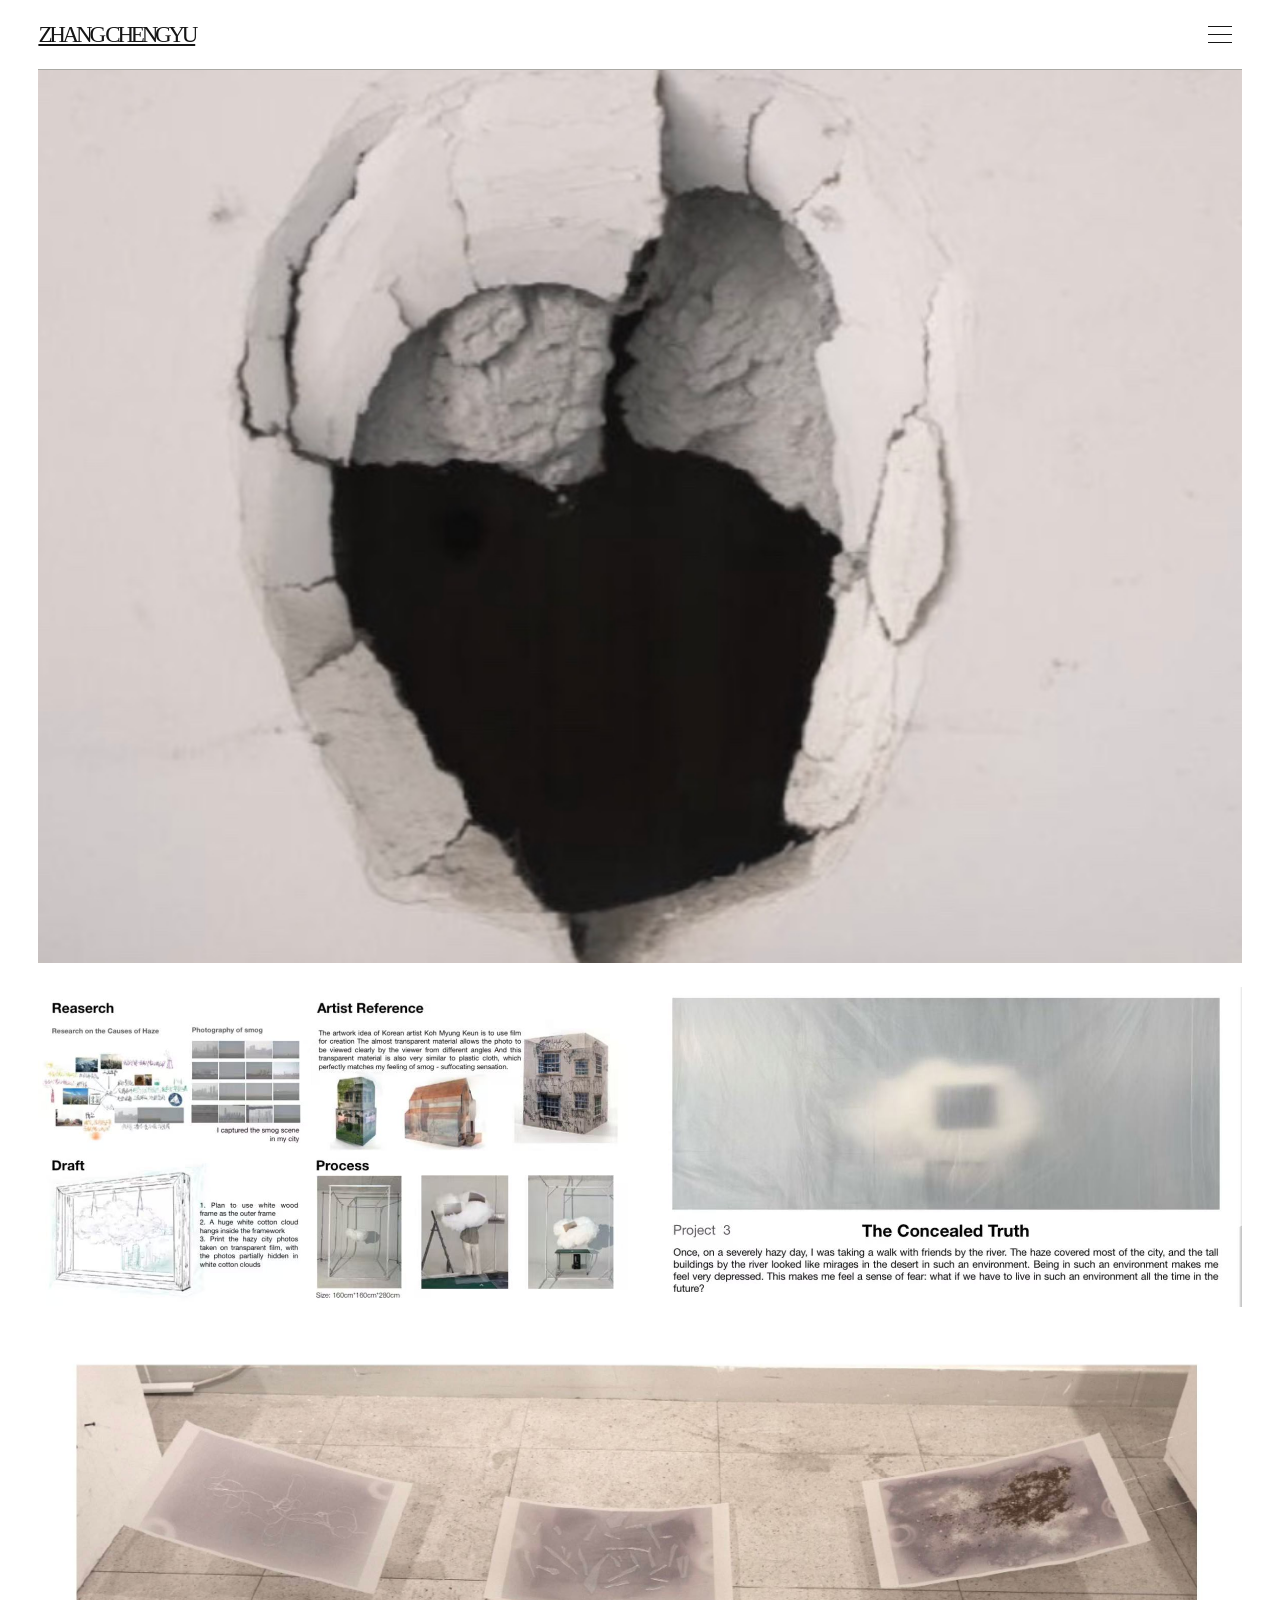
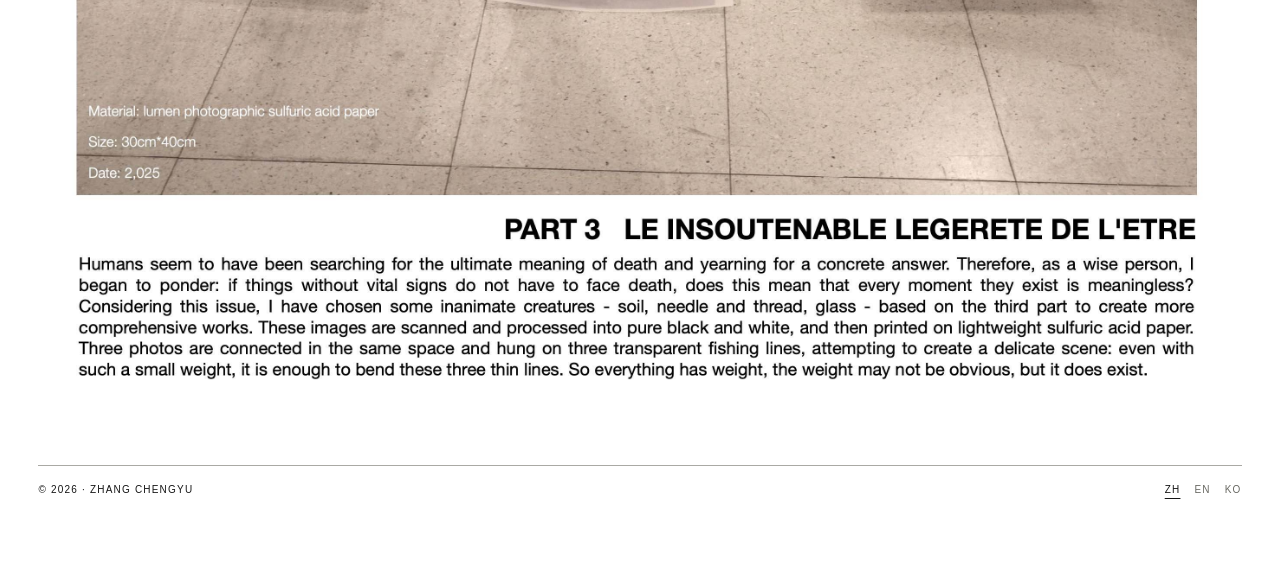
<file: 如果不是因为有你/index.html>
<!doctype html><html lang="zh-Hans"><head><meta charset="UTF-8"><meta name="viewport" content="width=device-width, initial-scale=1"><title>如果不是因为有你 – ZHANG CHENGYU</title><link rel="stylesheet" href="/assets/projects/project.css"></head><body><div class="project-shell"><input type="radio" id="pzh" name="p" checked><input type="radio" id="pen" name="p"><input type="radio" id="pko" name="p"><header class="project-bar"><a class="project-mark" href="/">ZHANG CHENGYU</a><details class="project-menu"><summary aria-label="打开菜单"></summary><nav class="project-menu-panel"><a href="/">首页</a><a href="/works/">作品集</a><a href="/about/">关于</a><a href="/contact/">联系</a></nav></details></header><main class="project-main"><div class="project-lang zh"><p class="project-kicker">Project 1 · 影像装置 · 2024</p><h1 class="project-title">如果不是因为有你</h1><div class="project-intro"><h2>家庭记忆与沉默</h2><p>从家庭记忆的裂缝出发，寻找那些被沉默覆盖的情感。父母关系中的争执、旧照片与被遮住的伤痕，成为我重新观看家庭的入口。</p></div></div><div class="project-lang en"><p class="project-kicker">Project 1 · Video installation · 2024</p><h1 class="project-title">If it weren’t for you</h1><div class="project-intro"><h2>Family memory and silence</h2><p>Beginning with fractures in family memory, this work searches for emotions covered by silence. Arguments, old photographs and hidden wounds become a way of looking at family again.</p></div></div><div class="project-lang ko"><p class="project-kicker">Project 1 · 영상 설치 · 2024</p><h1 class="project-title">당신이 아니었다면</h1><div class="project-intro"><h2>가족의 기억과 침묵</h2><p>가족 기억의 균열에서 출발해 침묵 아래 가려진 감정을 찾아갑니다. 다툼과 오래된 사진, 숨겨진 상처를 통해 가족을 다시 바라봅니다.</p></div></div><section class="project-gallery"><figure class="wide"><img src="/assets/works/if-it-werent-for-you-cover.jpg" alt="If it weren’t for you project introduction"></figure><figure><img src="/assets/works/aebf4c2dc1adb55ccd4f8b6a94d29722.jpg" alt="Observation research board"></figure><figure><img src="/assets/works/bba762b0b2daf47cc2517e20fa8ee241.jpg" alt="Artists reference and experiments"></figure><figure class="wide"><img src="/assets/works/e0f6d31f82367db8b9fbfbba6e132b9b.jpg" alt="Final exhibition"></figure></section></main><footer class="project-foot"><span>© 2026 · ZHANG CHENGYU</span><span class="project-langs"><label for="pzh">ZH</label><label for="pen">EN</label><label for="pko">KO</label></span></footer></div></body></html>
</file>
<file: assets/projects/project.css>
:root{font-family:Arial,"PingFang SC","Noto Sans KR",sans-serif;color:#151515;background:#fff}
*{box-sizing:border-box}
body{margin:0;background:#fff}
a{color:inherit}
.project-shell{min-height:100vh;padding:0 3vw 90px}
.project-bar{height:70px;border-bottom:1px solid #aaa9a4;display:flex;align-items:center;justify-content:space-between;position:relative}
.project-mark{font:23px Georgia,serif;letter-spacing:-.14em}
.project-menu{position:absolute;right:0;top:50%;transform:translateY(-50%);z-index:10}
.project-menu>summary{list-style:none;width:44px;height:44px;cursor:pointer;background:linear-gradient(currentColor,currentColor) center 13px/24px 1px no-repeat,linear-gradient(currentColor,currentColor) center 21px/24px 1px no-repeat,linear-gradient(currentColor,currentColor) center 29px/24px 1px no-repeat}
.project-menu>summary::-webkit-details-marker{display:none}
.project-menu-panel{position:absolute;right:0;top:52px;display:flex;flex-direction:column;min-width:180px;padding:10px;background:#fff;border:1px solid #aaa9a4}
.project-menu-panel a{padding:12px 14px;text-decoration:none;white-space:nowrap}
.project-menu-panel a:hover{background:#eee}
.project-shell input{position:absolute;opacity:0;pointer-events:none}
.project-lang{display:none}
.project-shell #pzh:checked~.zh,.project-shell #pen:checked~.en,.project-shell #pko:checked~.ko{display:block}
.project-main{max-width:1340px;margin:0 auto}
.project-kicker{font-size:11px;letter-spacing:.15em;text-transform:uppercase;margin:12vh 0 22px;color:#686862}
.project-title{font:400 clamp(48px,9vw,132px)/.86 Georgia,"Songti SC","Noto Serif KR",serif;letter-spacing:-.075em;margin:0 0 55px}
.project-intro{display:grid;grid-template-columns:1fr 1fr;gap:4vw;border-top:1px solid #aaa9a4;border-bottom:1px solid #aaa9a4;padding:25px 0 32px;margin-bottom:70px}
.project-intro h2{font:400 clamp(28px,3.6vw,54px)/1 Georgia,"Songti SC",serif;margin:0;letter-spacing:-.05em}
.project-intro p{font-size:16px;line-height:1.65;max-width:520px;margin:0}
.project-gallery{display:grid;grid-template-columns:repeat(2,minmax(0,1fr));gap:24px;align-items:start}
.project-gallery figure{margin:0}
.project-gallery figure.wide{grid-column:1/-1}
.project-gallery img{display:block;width:100%;height:auto;background:#f7f7f5}
.project-foot{display:flex;align-items:center;justify-content:space-between;border-top:1px solid #aaa9a4;margin-top:78px;padding-top:18px;font-size:10px;letter-spacing:.12em;text-transform:uppercase}
.project-langs{display:flex;gap:14px}
.project-langs label{cursor:pointer;color:#686862;text-decoration:none}
.project-shell:has(#pzh:checked) .project-langs label[for=pzh],.project-shell:has(#pen:checked) .project-langs label[for=pen],.project-shell:has(#pko:checked) .project-langs label[for=pko]{color:#151515;text-decoration:underline;text-underline-offset:5px}
@media(max-width:700px){.project-shell{padding:0 20px 60px}.project-bar{height:62px}.project-kicker{margin-top:10vh}.project-title{font-size:15vw;margin-bottom:42px}.project-intro{display:block;padding:20px 0 26px;margin-bottom:45px}.project-intro h2{margin-bottom:22px}.project-gallery{grid-template-columns:1fr;gap:28px}.project-gallery figure.wide{grid-column:auto}.project-foot{margin-top:50px;gap:20px;align-items:flex-start}.project-langs{gap:10px}}
</file>
